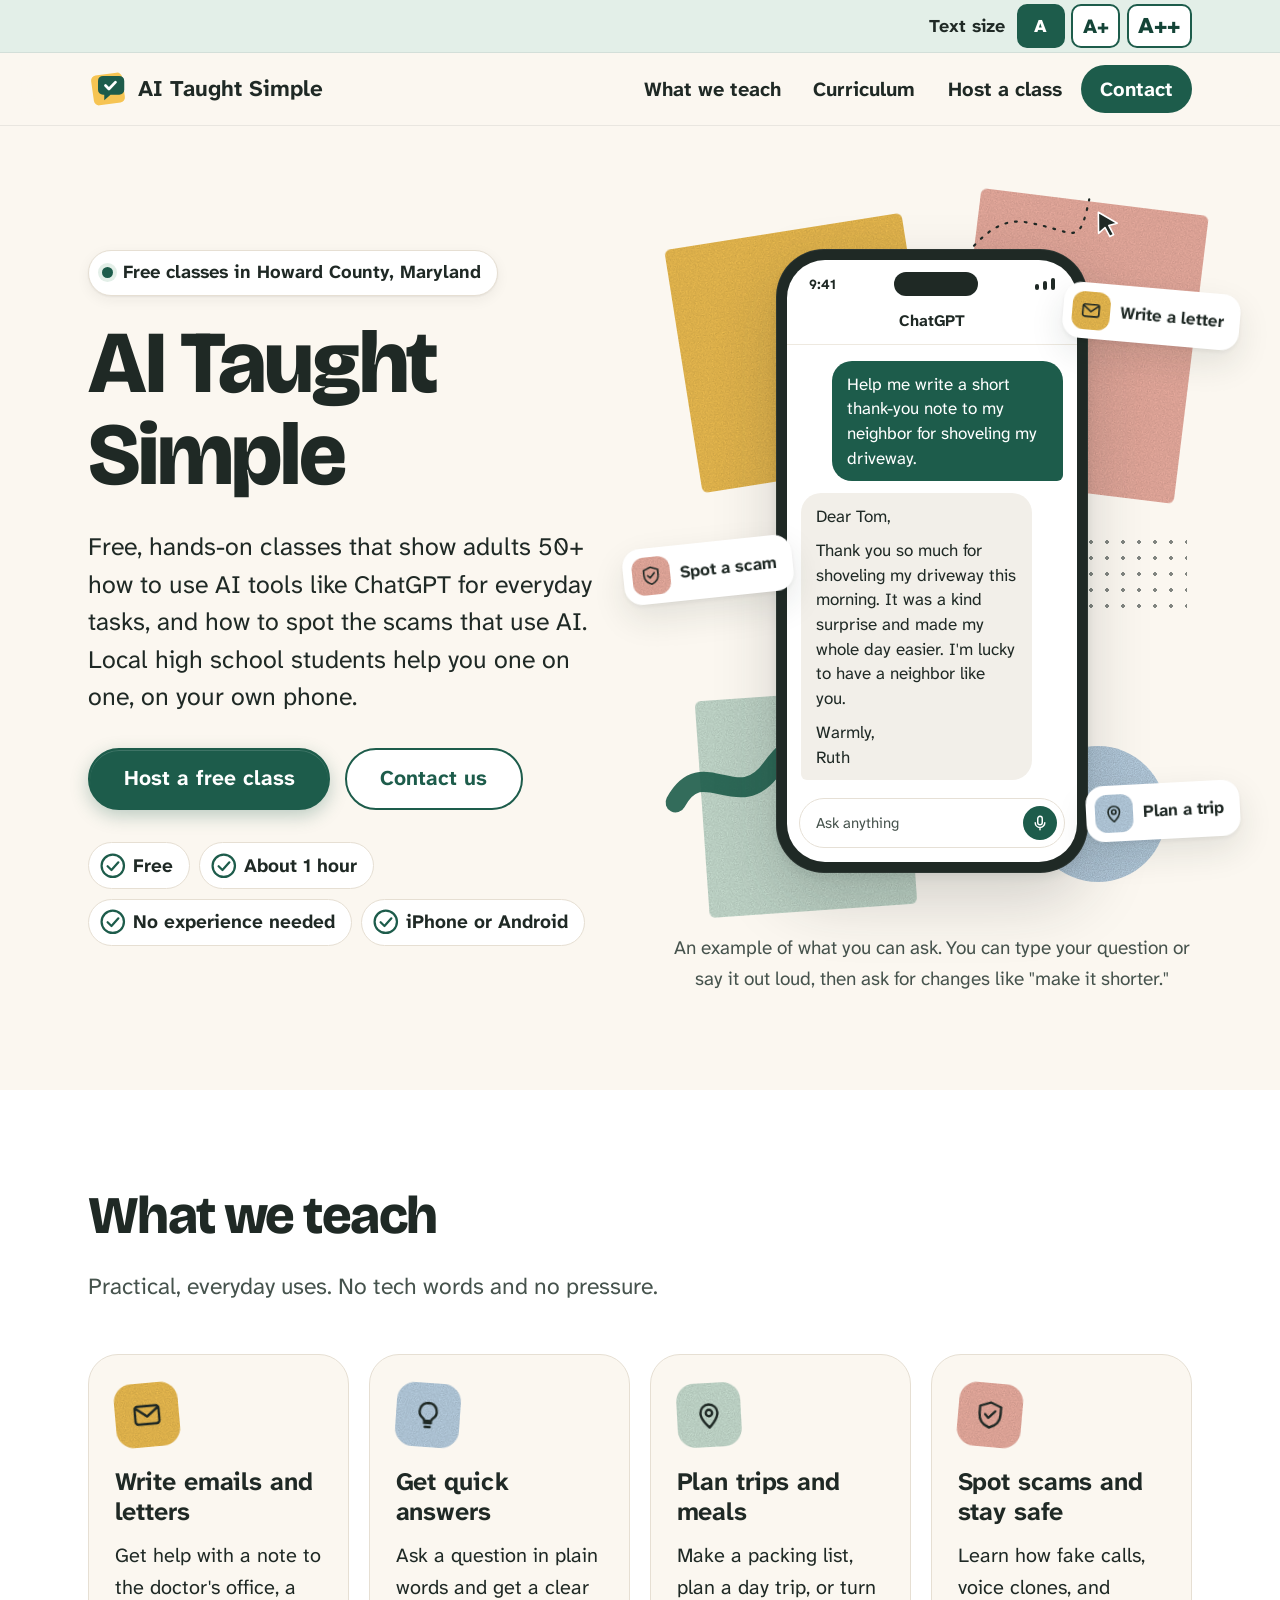
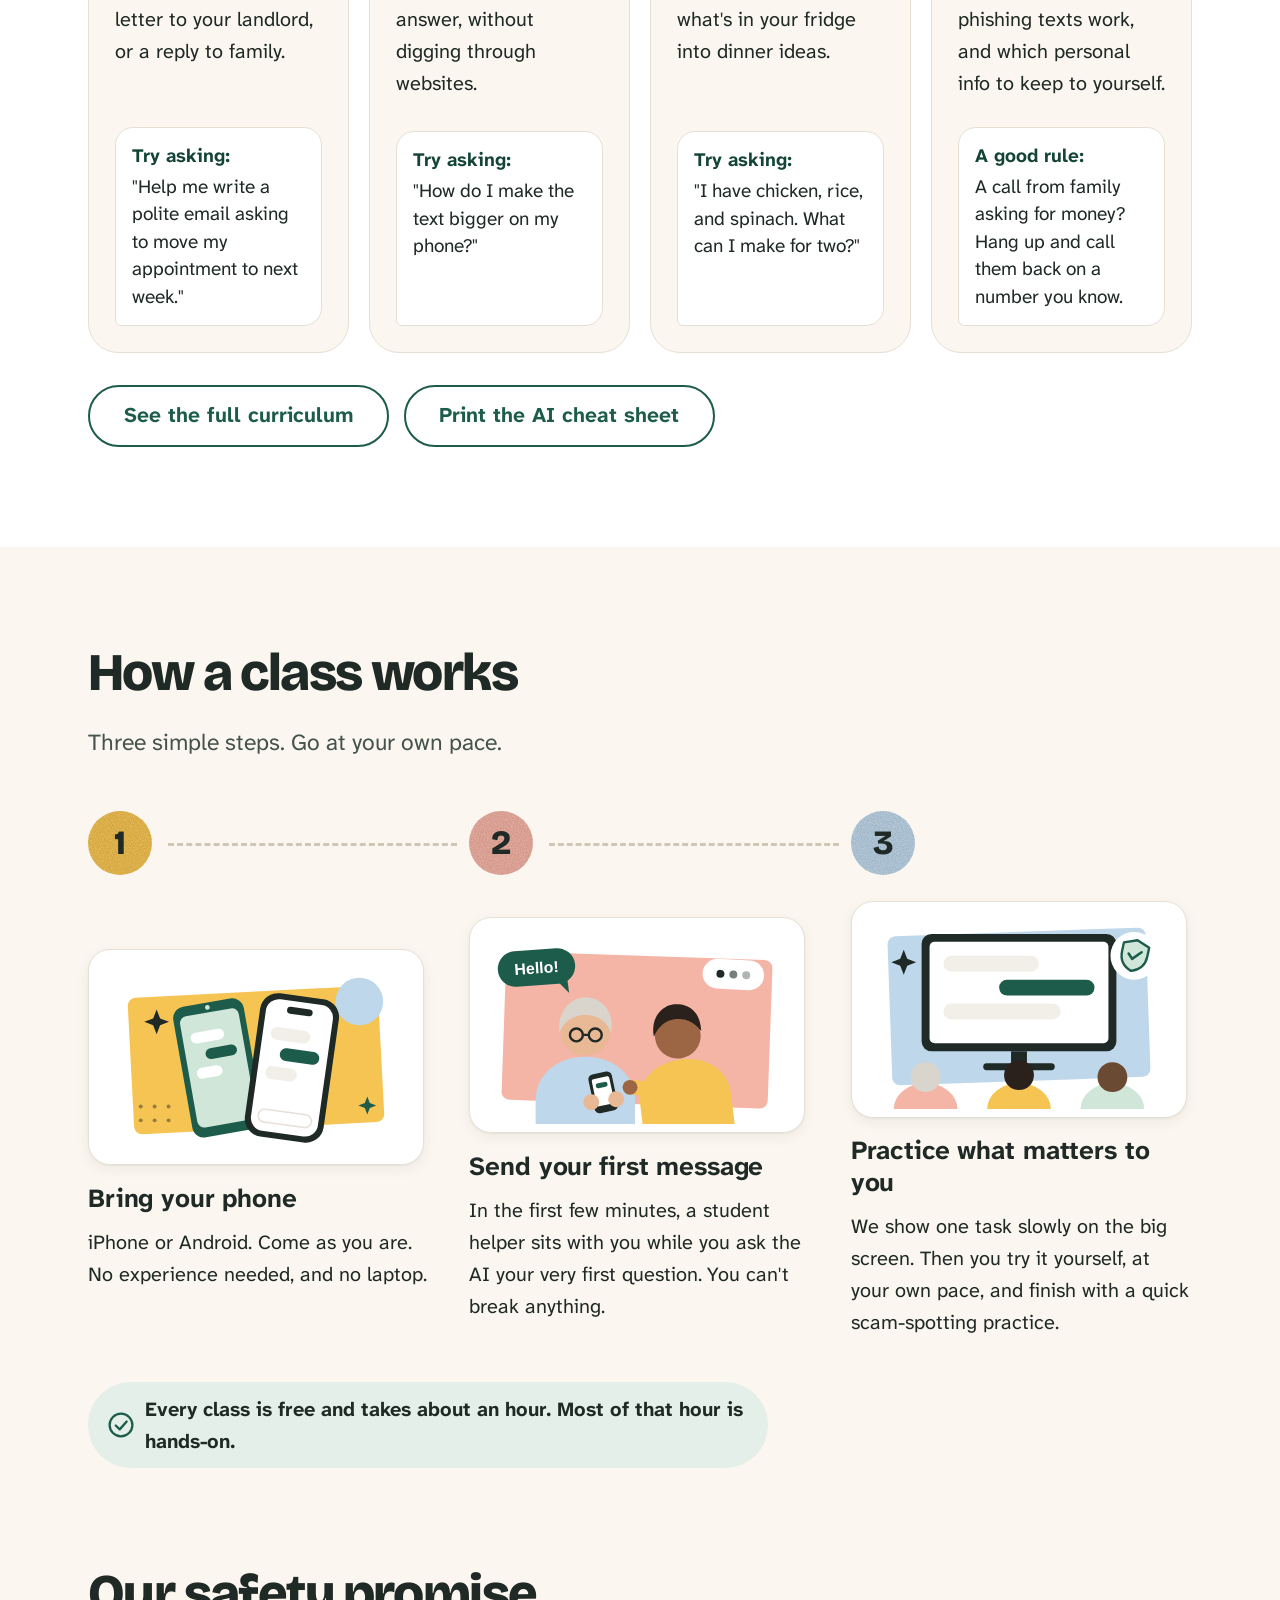
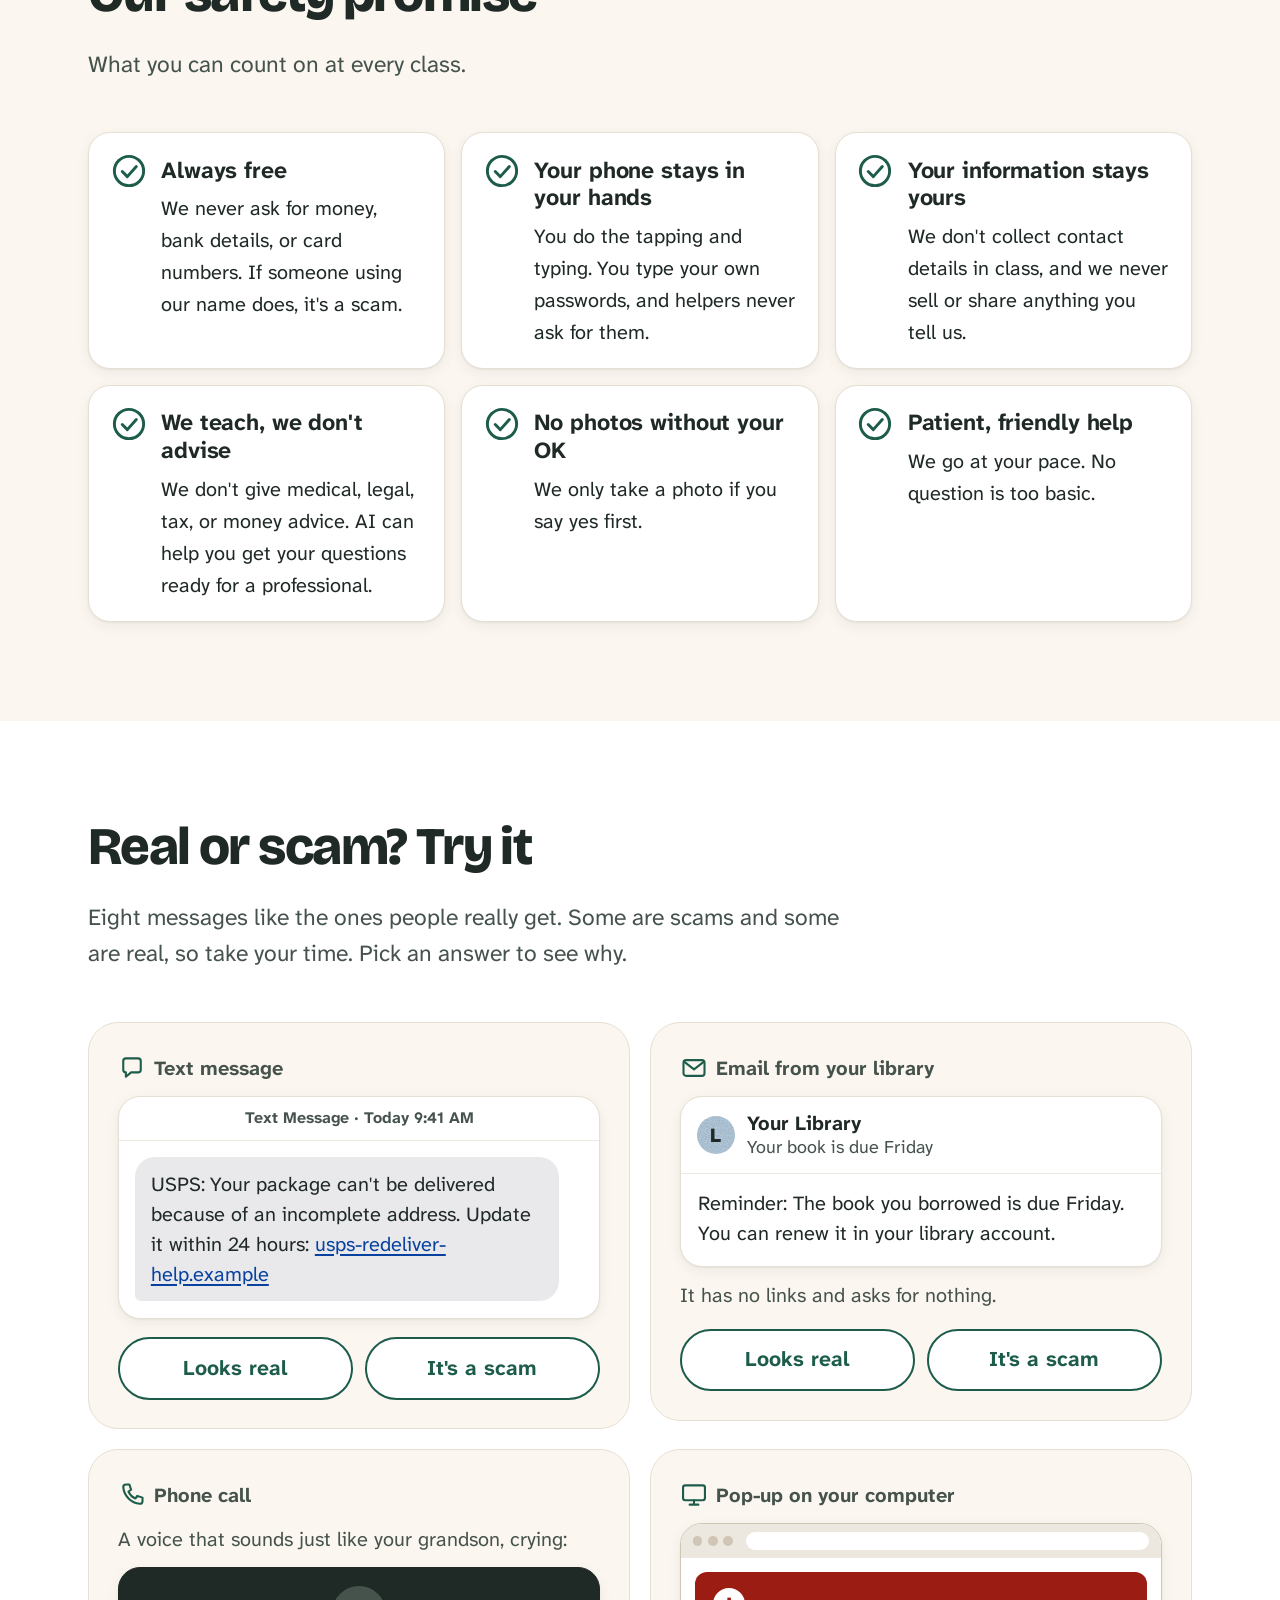
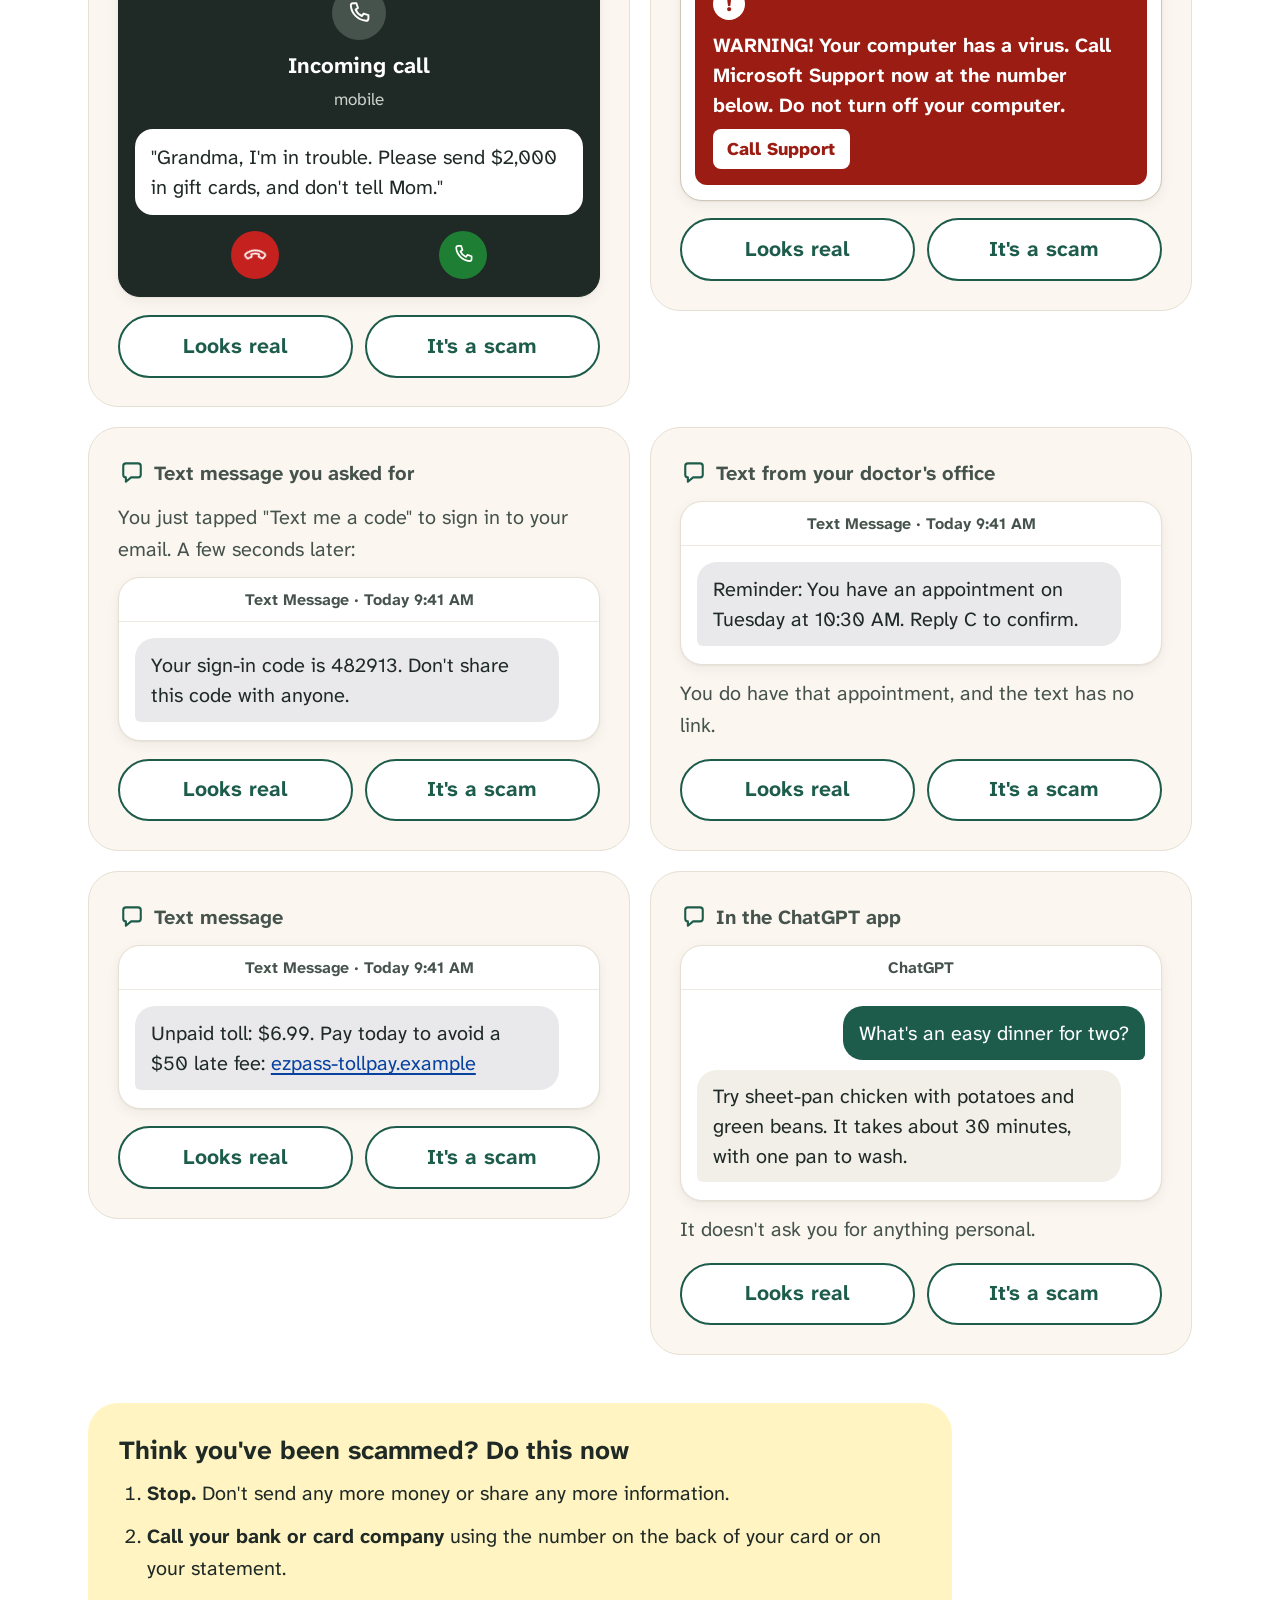
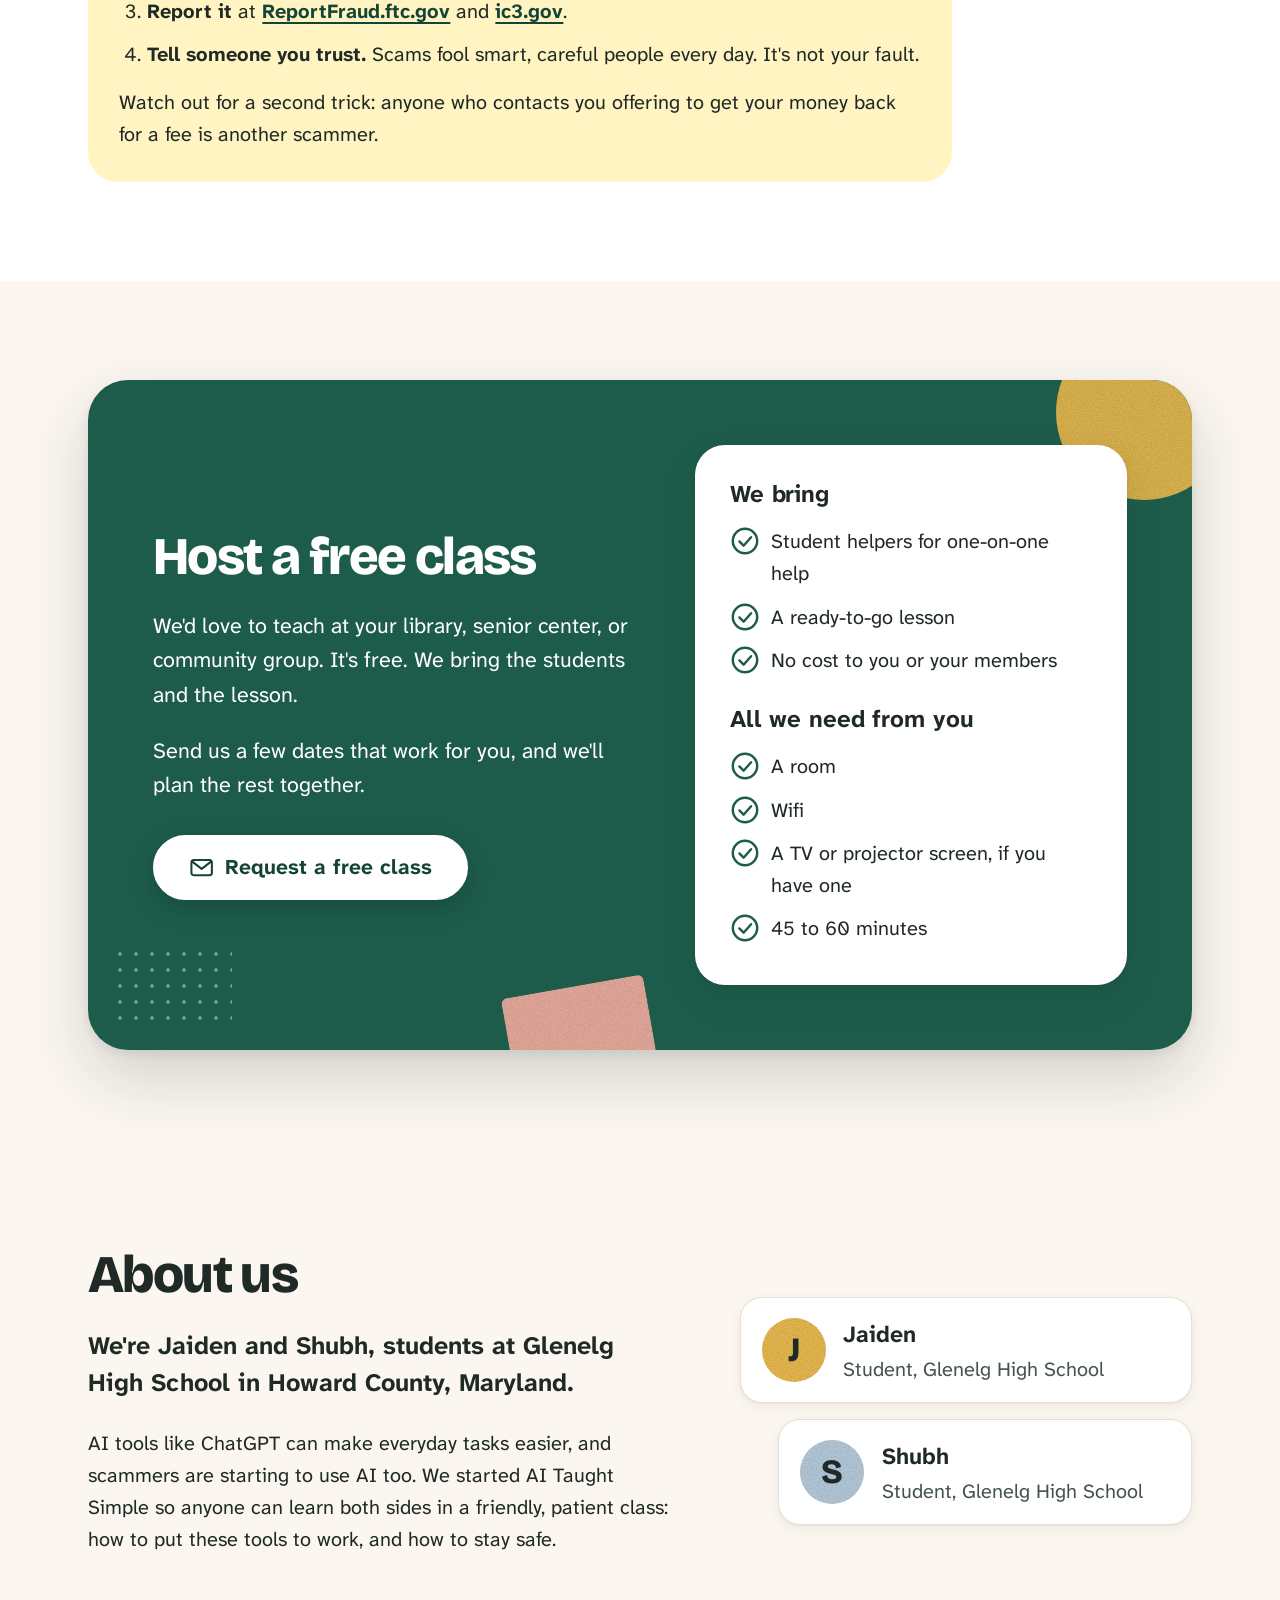
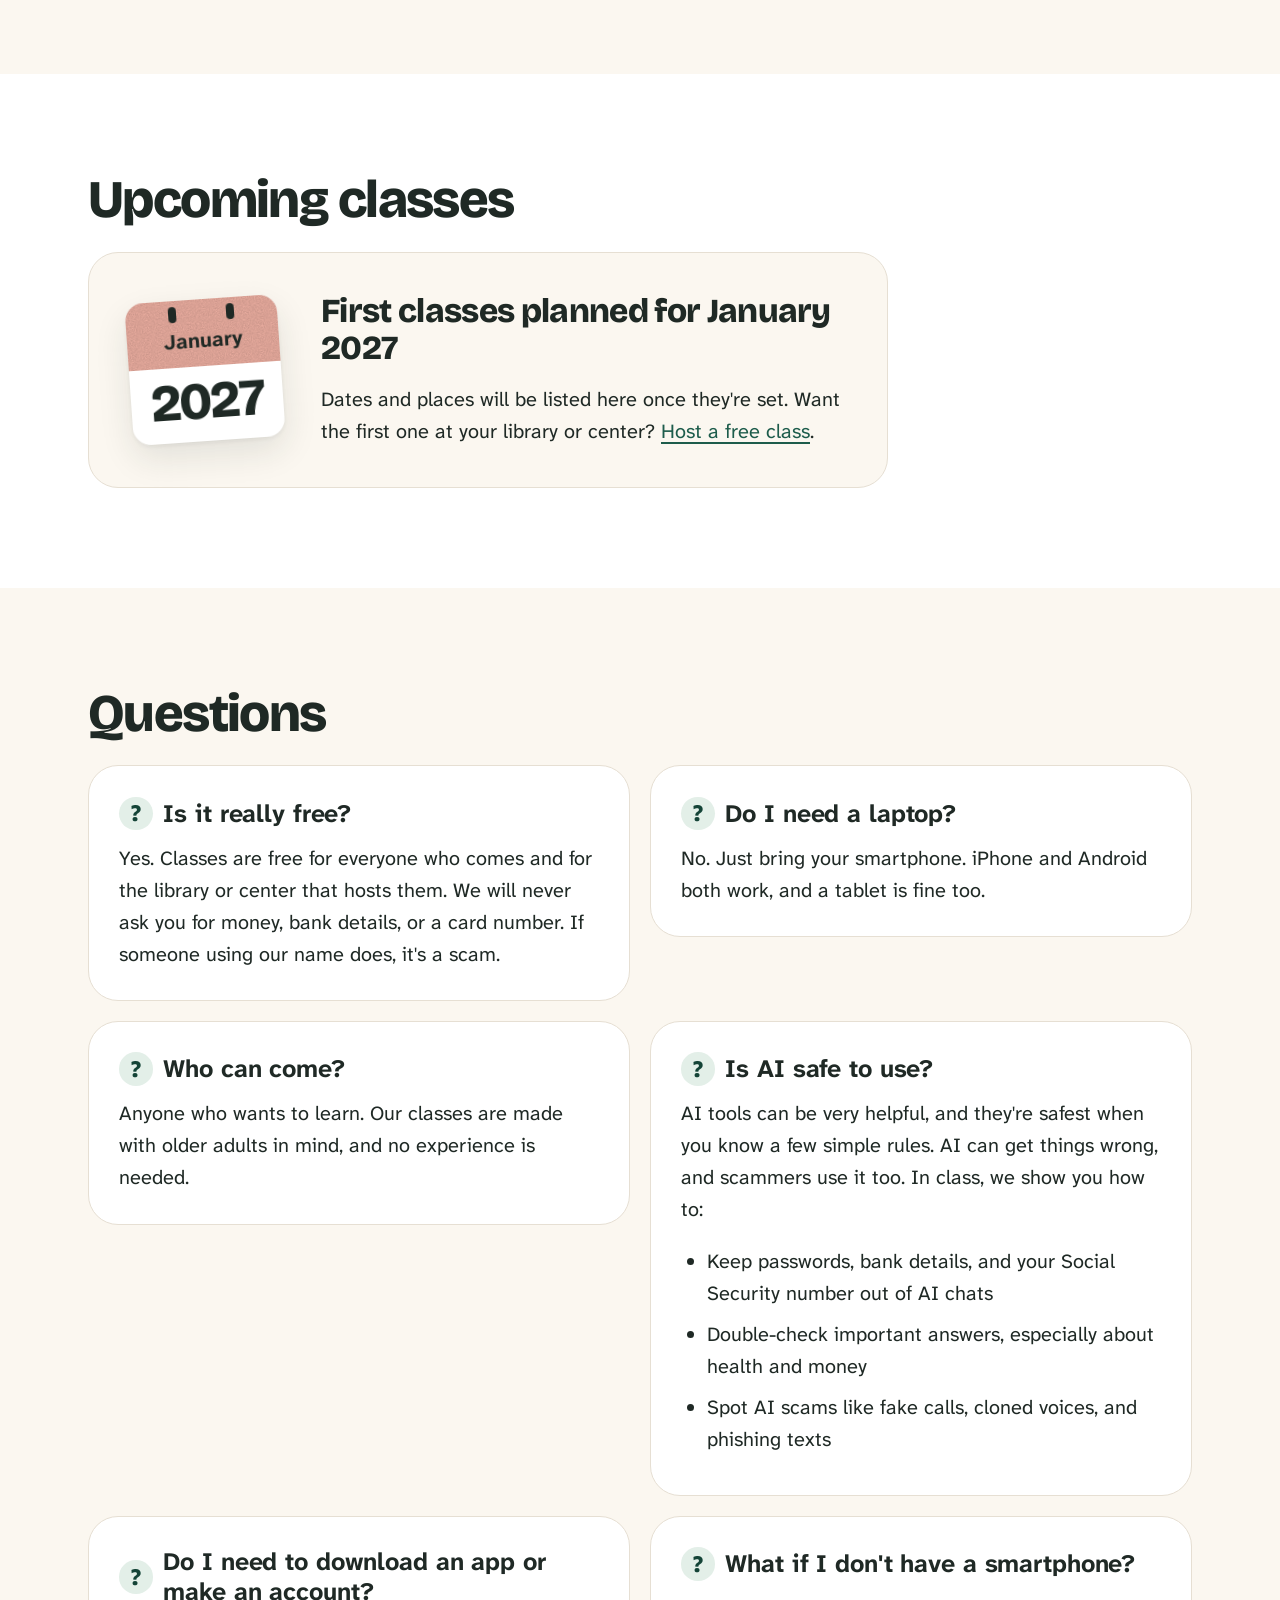
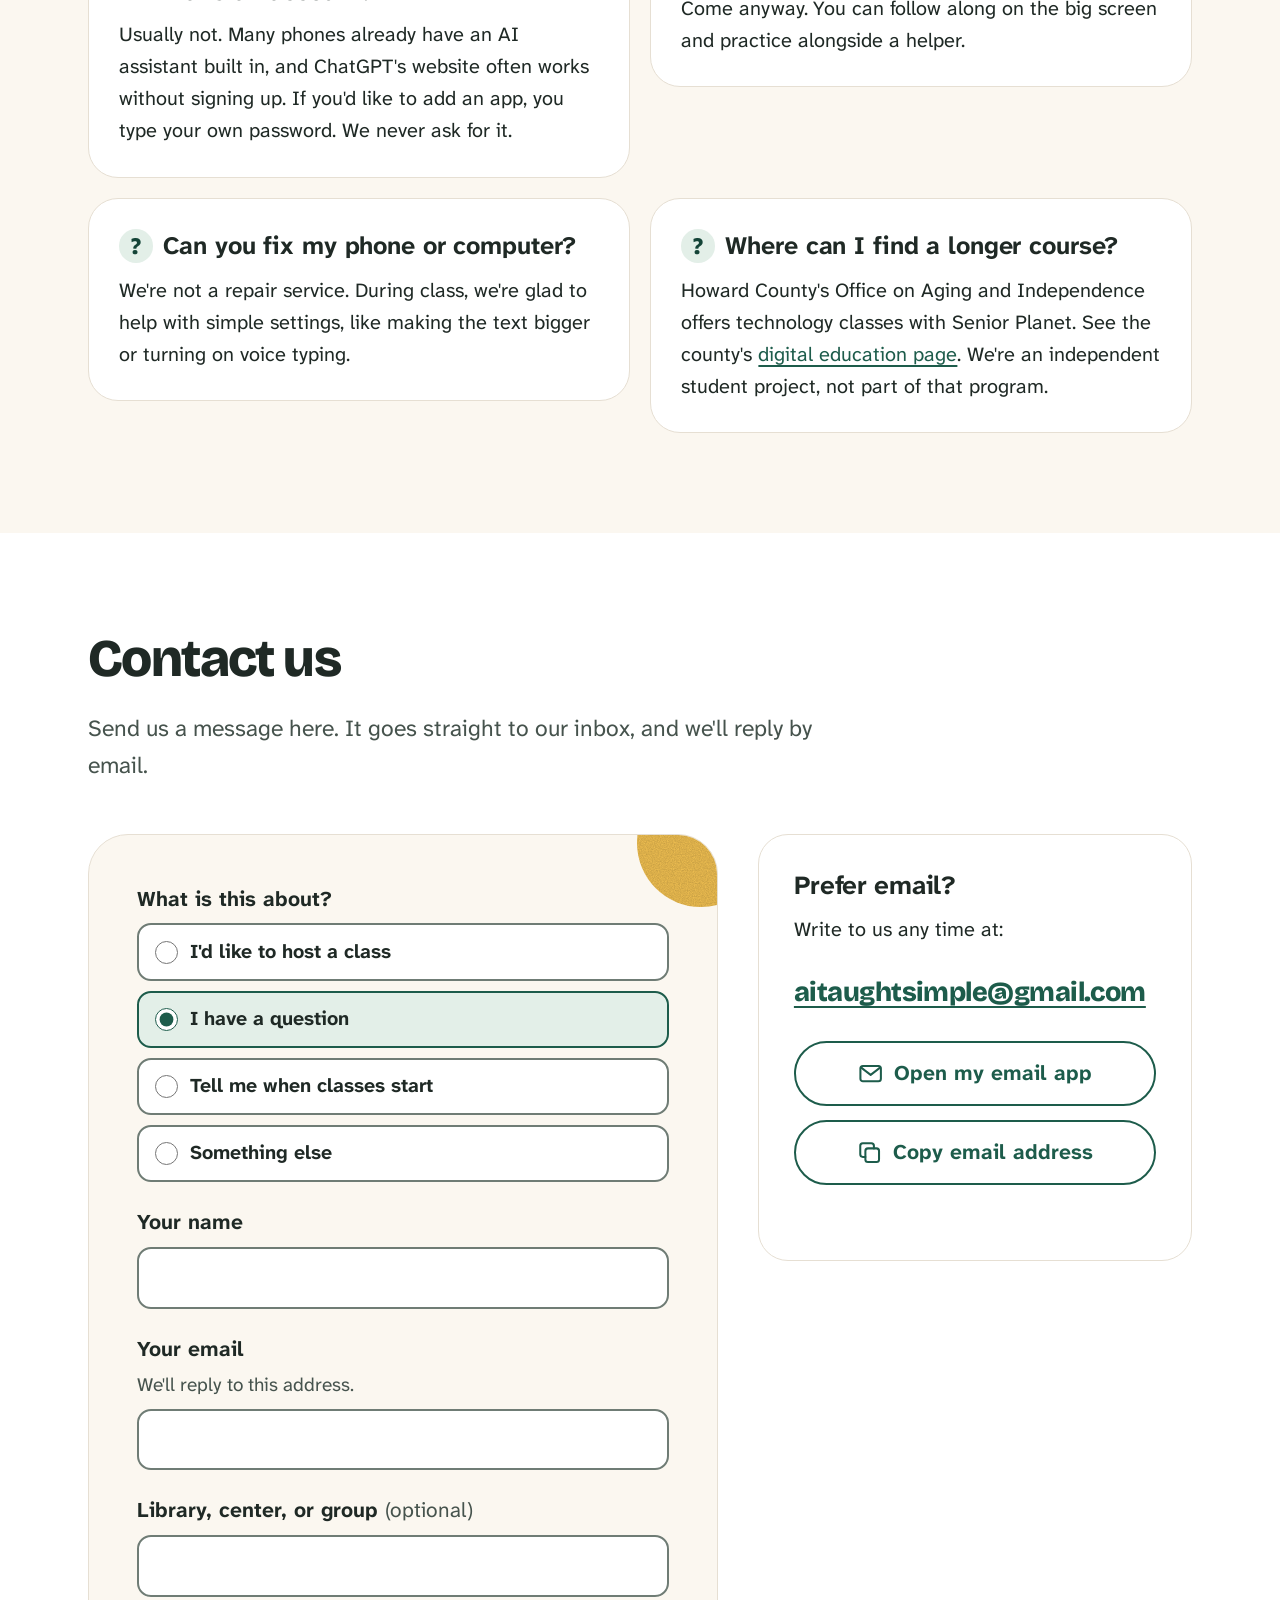
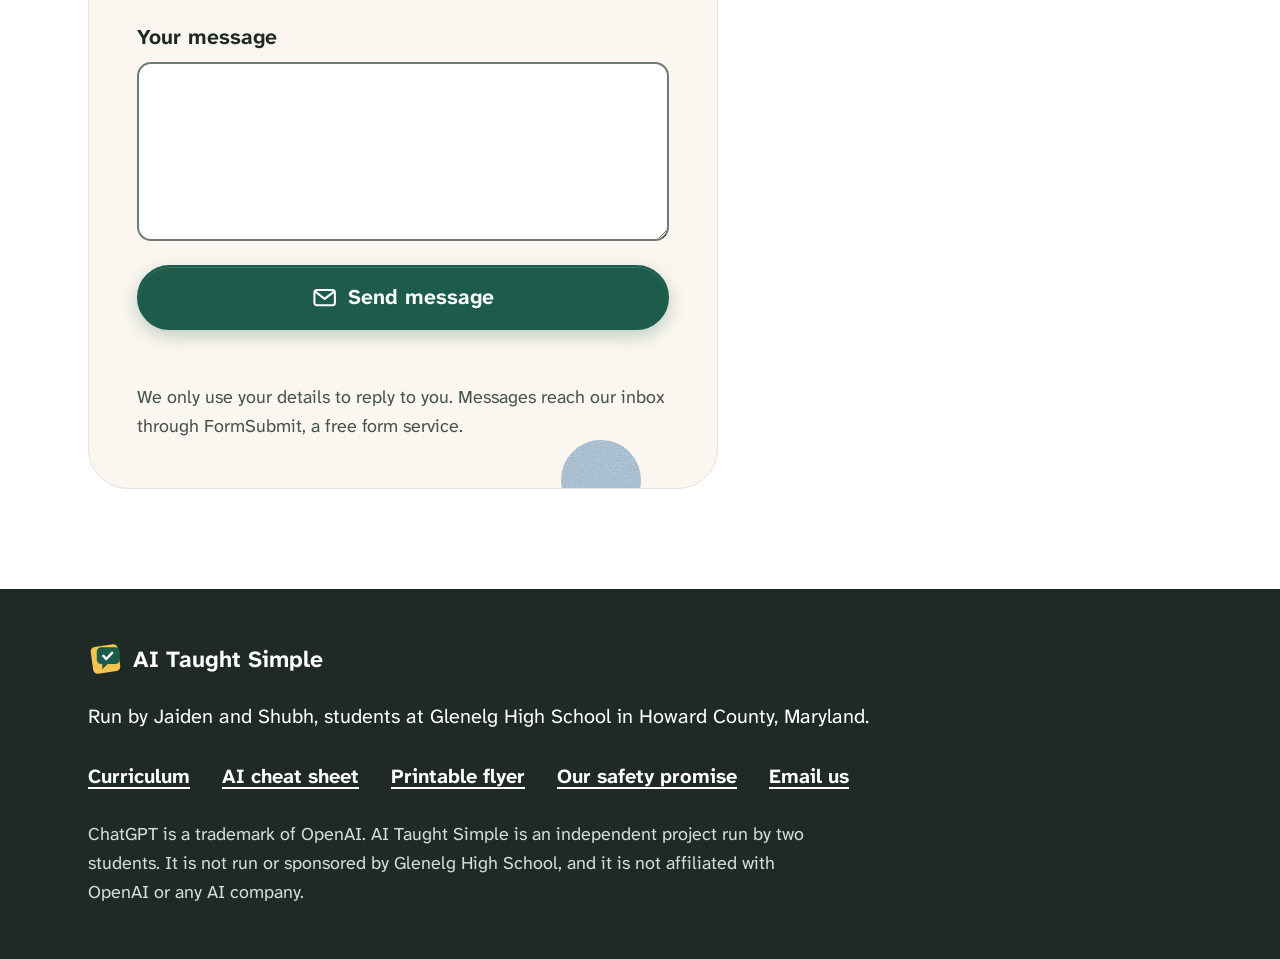
<file: index.html>
<!doctype html>
<html lang="en" data-title="{name}: Free AI classes for older adults">
<head>
  <meta charset="utf-8">
  <meta name="viewport" content="width=device-width, initial-scale=1">

  <!-- RENAME: if you change the club name in config.js, change it in these 3 lines too (link previews read them). -->
  <title>AI Taught Simple: Free AI classes for older adults</title>
  <meta property="og:title" content="AI Taught Simple: Free AI classes for older adults">
  <meta property="og:site_name" content="AI Taught Simple">

  <meta name="description" content="Free, hands-on classes in Howard County, Maryland, where high school students help adults 50+ use AI tools like ChatGPT for everyday tasks and spot AI scams, one on one.">
  <meta property="og:description" content="Free, hands-on classes where high school students help adults 50+ use AI tools like ChatGPT for everyday tasks and spot AI scams, one on one.">
  <meta property="og:type" content="website">
  <meta property="og:url" content="https://aitaughtsimple.github.io/">
  <meta property="og:image" content="https://aitaughtsimple.github.io/assets/og-image.png">
  <meta property="og:image:width" content="1200">
  <meta property="og:image:height" content="630">
  <meta property="og:image:alt" content="AI Taught Simple: free, hands-on AI classes for older adults">
  <meta name="twitter:card" content="summary_large_image">
  <meta name="theme-color" content="#1D5C4B">
  <link rel="canonical" href="https://aitaughtsimple.github.io/">
  <script type="application/ld+json">
  {
    "@context": "https://schema.org",
    "@type": "Organization",
    "name": "AI Taught Simple",
    "url": "https://aitaughtsimple.github.io/",
    "logo": "https://aitaughtsimple.github.io/assets/icon-180.png",
    "email": "aitaughtsimple@gmail.com",
    "description": "Free, hands-on classes where high school students help adults 50+ use AI tools like ChatGPT for everyday tasks and spot AI scams.",
    "areaServed": { "@type": "AdministrativeArea", "name": "Howard County, Maryland" }
  }
  </script>

  <link rel="icon" href="assets/icon.svg" type="image/svg+xml">
  <link rel="apple-touch-icon" href="assets/icon-180.png">
  <link rel="preconnect" href="https://fonts.googleapis.com">
  <link rel="preconnect" href="https://fonts.gstatic.com" crossorigin>
  <link rel="stylesheet" href="https://fonts.googleapis.com/css2?family=Atkinson+Hyperlegible+Next:wght@400;700&family=Bricolage+Grotesque:opsz,wght@12..96,700;12..96,800&display=swap">
  <link rel="stylesheet" href="assets/styles.css?v=261115c">
  <script src="config.js?v=261115c"></script>
  <script>try{var t=localStorage.getItem("ats-text");if(t)document.documentElement.style.fontSize=t;}catch(e){}</script>
</head>
<body>
  <svg width="0" height="0" style="position:absolute" aria-hidden="true" focusable="false">
    <defs>
      <symbol id="i-check" viewBox="0 0 32 32"><g fill="none" stroke="currentColor" stroke-width="2.6" stroke-linecap="round" stroke-linejoin="round"><circle cx="16" cy="16" r="13"/><polyline points="10 16.5 14.5 21 22.5 12"/></g></symbol>
      <symbol id="i-mail" viewBox="0 0 32 32"><g fill="none" stroke="currentColor" stroke-width="2.4" stroke-linecap="round" stroke-linejoin="round"><rect x="4" y="7" width="24" height="18" rx="3"/><polyline points="5 9 16 17.5 27 9"/></g></symbol>
      <symbol id="i-bulb" viewBox="0 0 32 32"><g fill="none" stroke="currentColor" stroke-width="2.4" stroke-linecap="round" stroke-linejoin="round"><path d="M12.5 24h7M13.5 28h5M16 4a8.5 8.5 0 0 0-4.8 15.5c.9.7 1.3 1.6 1.3 2.5h7c0-.9.4-1.8 1.3-2.5A8.5 8.5 0 0 0 16 4z"/></g></symbol>
      <symbol id="i-pin" viewBox="0 0 32 32"><g fill="none" stroke="currentColor" stroke-width="2.4" stroke-linecap="round" stroke-linejoin="round"><path d="M16 28.5s-8.5-7.8-8.5-14.5a8.5 8.5 0 0 1 17 0c0 6.7-8.5 14.5-8.5 14.5z"/><circle cx="16" cy="14" r="3.2"/></g></symbol>
      <symbol id="i-shield" viewBox="0 0 32 32"><g fill="none" stroke="currentColor" stroke-width="2.4" stroke-linecap="round" stroke-linejoin="round"><path d="M16 3.5l10.5 4V15c0 6.8-4.4 11.6-10.5 13.5C9.9 26.6 5.5 21.8 5.5 15V7.5z"/><polyline points="11 15.5 14.5 19 21 12"/></g></symbol>
      <symbol id="i-calendar" viewBox="0 0 32 32"><g fill="none" stroke="currentColor" stroke-width="2.4" stroke-linecap="round" stroke-linejoin="round"><rect x="4" y="6" width="24" height="22" rx="3"/><path d="M4 12.5h24M10.5 3.5v5M21.5 3.5v5"/></g></symbol>
      <symbol id="i-mic" viewBox="0 0 32 32"><g fill="none" stroke="currentColor" stroke-width="2.6" stroke-linecap="round" stroke-linejoin="round"><rect x="12" y="4" width="8" height="15" rx="4"/><path d="M7.5 15.5a8.5 8.5 0 0 0 17 0M16 24v4"/></g></symbol>
      <symbol id="i-chat" viewBox="0 0 32 32"><g fill="none" stroke="currentColor" stroke-width="2.4" stroke-linecap="round" stroke-linejoin="round"><path d="M6 8a3 3 0 0 1 3-3h14a3 3 0 0 1 3 3v10a3 3 0 0 1-3 3h-8l-6 5v-5H9a3 3 0 0 1-3-3z"/></g></symbol>
      <symbol id="i-call" viewBox="0 0 32 32"><g fill="none" stroke="currentColor" stroke-width="2.4" stroke-linecap="round" stroke-linejoin="round"><path d="M9 4h4l2 6-3 2a15 15 0 0 0 8 8l2-3 6 2v4a3 3 0 0 1-3 3A21 21 0 0 1 6 7a3 3 0 0 1 3-3z"/></g></symbol>
      <symbol id="i-screen" viewBox="0 0 32 32"><g fill="none" stroke="currentColor" stroke-width="2.4" stroke-linecap="round" stroke-linejoin="round"><rect x="3.5" y="5" width="25" height="17" rx="2.5"/><path d="M11 27h10M16 22v5"/></g></symbol>
      <symbol id="i-copy" viewBox="0 0 32 32"><g fill="none" stroke="currentColor" stroke-width="2.4" stroke-linecap="round" stroke-linejoin="round"><rect x="11" y="11" width="16" height="16" rx="3"/><path d="M21 11V8a3 3 0 0 0-3-3H8a3 3 0 0 0-3 3v10a3 3 0 0 0 3 3h3"/></g></symbol>
    </defs>
  </svg>

  <a class="skip-link" href="#main">Skip to main content</a>

  <div class="textsize" hidden>
    <div class="wrap">
      <span id="ts-label">Text size</span>
      <div class="ts-btns" role="group" aria-labelledby="ts-label">
        <button type="button" data-text-size="100%" aria-label="A, normal text size">A</button>
        <button type="button" data-text-size="112.5%" aria-label="A+, larger text">A+</button>
        <button type="button" data-text-size="125%" aria-label="A++, largest text">A++</button>
      </div>
    </div>
  </div>

  <header class="site-header">
    <div class="wrap">
      <a class="brand" href="./">
        <img src="assets/icon.svg" alt="" width="42" height="42">
        <span data-site="name">AI Taught Simple</span>
      </a>
      <nav class="site-nav" aria-label="Main">
        <ul>
          <li class="nav-extra"><a href="#teach">What we teach</a></li>
          <li class="nav-extra"><a href="curriculum/">Curriculum</a></li>
          <li class="nav-extra"><a href="#host">Host a class</a></li>
          <li class="nav-cta"><a href="#contact">Contact</a></li>
        </ul>
      </nav>
    </div>
  </header>

  <main id="main">

    <!-- 1. Hero -->
    <section class="hero" aria-labelledby="hero-title">
      <div class="wrap hero-grid">
        <div>
          <p class="pill"><span class="pill-dot" aria-hidden="true"></span><span>Free classes in <span data-site="area">Howard County, Maryland</span></span></p>
          <h1 id="hero-title" data-site="name">AI Taught Simple</h1>
          <p class="lede">Free, hands-on classes that show adults 50+ how to use AI tools like ChatGPT for everyday tasks, and how to spot the scams that use AI. Local high school students help you one on one, on your own phone.</p>
          <div class="actions">
            <a class="btn btn--primary" href="#host">Host a free class</a>
            <a class="btn btn--secondary" href="#contact">Contact us</a>
          </div>
          <ul class="facts">
            <li><svg aria-hidden="true"><use href="#i-check"/></svg>Free</li>
            <li><svg aria-hidden="true"><use href="#i-check"/></svg>About 1 hour</li>
            <li><svg aria-hidden="true"><use href="#i-check"/></svg>No experience needed</li>
            <li><svg aria-hidden="true"><use href="#i-check"/></svg>iPhone or Android</li>
          </ul>
        </div>

        <figure class="stage" aria-label="Example of a question you can ask ChatGPT on your phone">
          <div class="stage-canvas">
            <span class="paper paper--sun" aria-hidden="true"></span>
            <span class="paper paper--blush" aria-hidden="true"></span>
            <span class="paper paper--mint" aria-hidden="true"></span>
            <span class="paper paper--sky" aria-hidden="true"></span>
            <svg class="brush" viewBox="0 0 240 120" aria-hidden="true"><path d="M16 96 C 46 40, 84 112, 122 58 S 196 36, 222 20"/></svg>
            <span class="dots" aria-hidden="true"></span>
            <svg class="dash-path" viewBox="0 0 200 110" aria-hidden="true"><path d="M6 100 C 50 104, 64 30, 120 40 S 178 70, 190 14"/></svg>
            <svg class="cursor" viewBox="0 0 32 32" aria-hidden="true"><path d="M7 4l18 10.5-8 2.2 4.6 8.6-3.6 1.9-4.6-8.6-6.2 5.5z" fill="#1F2925" stroke="#fff" stroke-width="1.5" stroke-linejoin="round"/></svg>

            <div class="phone">
              <div class="phone-screen">
                <div class="phone-bar" aria-hidden="true"><span>9:41</span><span class="island"></span><span class="bar-icons"><i></i><i></i><i></i></span></div>
                <div class="phone-head" aria-hidden="true">ChatGPT</div>
                <div class="phone-chat">
                  <p class="bubble bubble--you"><span class="sr-only">You ask: </span>Help me write a short thank-you note to my neighbor for shoveling my driveway.</p>
                  <div class="bubble bubble--ai">
                    <span class="sr-only">ChatGPT answers: </span>
                    <p>Dear Tom,</p>
                    <p>Thank you so much for shoveling my driveway this morning. It was a kind surprise and made my whole day easier. I'm lucky to have a neighbor like you.</p>
                    <p>Warmly,<br>Ruth</p>
                  </div>
                </div>
                <div class="phone-input" aria-hidden="true"><span>Ask anything</span><span class="mic"><svg><use href="#i-mic"/></svg></span></div>
              </div>
            </div>

            <div class="tile tile--a" aria-hidden="true"><span class="tile-icon" style="--c: var(--sun)"><svg><use href="#i-mail"/></svg></span>Write a letter</div>
            <div class="tile tile--b" aria-hidden="true"><span class="tile-icon" style="--c: var(--blush)"><svg><use href="#i-shield"/></svg></span>Spot a scam</div>
            <div class="tile tile--c" aria-hidden="true"><span class="tile-icon" style="--c: var(--sky)"><svg><use href="#i-pin"/></svg></span>Plan a trip</div>
          </div>
          <figcaption>An example of what you can ask. You can type your question or say it out loud, then ask for changes like "make it shorter."</figcaption>
        </figure>
      </div>
    </section>

    <!-- 2. What we teach -->
    <section class="section section--band" id="teach" aria-labelledby="teach-title">
      <div class="wrap">
        <div class="section-head">
          <h2 id="teach-title">What we teach</h2>
          <p>Practical, everyday uses. No tech words and no pressure.</p>
        </div>
        <ul class="cards">
          <li class="card">
            <span class="card-icon"><svg aria-hidden="true"><use href="#i-mail"/></svg></span>
            <h3>Write emails and letters</h3>
            <p>Get help with a note to the doctor's office, a letter to your landlord, or a reply to family.</p>
            <p class="try"><strong>Try asking:</strong>"Help me write a polite email asking to move my appointment to next week."</p>
          </li>
          <li class="card">
            <span class="card-icon"><svg aria-hidden="true"><use href="#i-bulb"/></svg></span>
            <h3>Get quick answers</h3>
            <p>Ask a question in plain words and get a clear answer, without digging through websites.</p>
            <p class="try"><strong>Try asking:</strong>"How do I make the text bigger on my phone?"</p>
          </li>
          <li class="card">
            <span class="card-icon"><svg aria-hidden="true"><use href="#i-pin"/></svg></span>
            <h3>Plan trips and meals</h3>
            <p>Make a packing list, plan a day trip, or turn what's in your fridge into dinner ideas.</p>
            <p class="try"><strong>Try asking:</strong>"I have chicken, rice, and spinach. What can I make for two?"</p>
          </li>
          <li class="card">
            <span class="card-icon"><svg aria-hidden="true"><use href="#i-shield"/></svg></span>
            <h3>Spot scams and stay safe</h3>
            <p>Learn how fake calls, voice clones, and phishing texts work, and which personal info to keep to yourself.</p>
            <p class="try"><strong>A good rule:</strong>A call from family asking for money? Hang up and call them back on a number you know.</p>
          </li>
        </ul>
        <div class="more-link">
          <a class="btn btn--secondary" href="curriculum/">See the full curriculum</a>
          <a class="btn btn--secondary" href="cheat-sheet/">Print the AI cheat sheet</a>
        </div>
      </div>
    </section>

    <!-- 3. How a class works -->
    <section class="section" id="how" aria-labelledby="how-title">
      <div class="wrap">
        <div class="section-head">
          <h2 id="how-title">How a class works</h2>
          <p>Three simple steps. Go at your own pace.</p>
        </div>
        <ol class="steps">
          <li class="step">
            <span class="step-num" aria-hidden="true">1</span>
            <div>
              <img class="step-art" src="assets/art/step-1.svg" alt="Illustration: Two phones, an iPhone and an Android" width="320" height="200" loading="lazy">
              <h3>Bring your phone</h3>
              <p>iPhone or Android. Come as you are. No experience needed, and no laptop.</p>
            </div>
          </li>
          <li class="step">
            <span class="step-num" aria-hidden="true">2</span>
            <div>
              <img class="step-art" src="assets/art/step-2.svg" alt="Illustration: A student helper sits beside an older adult who is typing on a phone" width="320" height="200" loading="lazy">
              <h3>Send your first message</h3>
              <p>In the first few minutes, a student helper sits with you while you ask the AI your very first question. You can't break anything.</p>
            </div>
          </li>
          <li class="step">
            <span class="step-num" aria-hidden="true">3</span>
            <div>
              <img class="step-art" src="assets/art/step-3.svg" alt="Illustration: A class watching one example on a big screen" width="320" height="200" loading="lazy">
              <h3>Practice what matters to you</h3>
              <p>We show one task slowly on the big screen. Then you try it yourself, at your own pace, and finish with a quick scam-spotting practice.</p>
            </div>
          </li>
        </ol>
        <p class="note-line"><svg aria-hidden="true"><use href="#i-check"/></svg>Every class is free and takes about an hour. Most of that hour is hands-on.</p>
      </div>
    </section>

    <!-- 3a. Safety promise -->
    <section class="section section--promise" id="promise" aria-labelledby="promise-title">
      <div class="wrap">
        <div class="section-head">
          <h2 id="promise-title">Our safety promise</h2>
          <p>What you can count on at every class.</p>
        </div>
        <ul class="promise">
          <li><svg aria-hidden="true"><use href="#i-check"/></svg><div><h3>Always free</h3><p>We never ask for money, bank details, or card numbers. If someone using our name does, it's a scam.</p></div></li>
          <li><svg aria-hidden="true"><use href="#i-check"/></svg><div><h3>Your phone stays in your hands</h3><p>You do the tapping and typing. You type your own passwords, and helpers never ask for them.</p></div></li>
          <li><svg aria-hidden="true"><use href="#i-check"/></svg><div><h3>Your information stays yours</h3><p>We don't collect contact details in class, and we never sell or share anything you tell us.</p></div></li>
          <li><svg aria-hidden="true"><use href="#i-check"/></svg><div><h3>We teach, we don't advise</h3><p>We don't give medical, legal, tax, or money advice. AI can help you get your questions ready for a professional.</p></div></li>
          <li><svg aria-hidden="true"><use href="#i-check"/></svg><div><h3>No photos without your OK</h3><p>We only take a photo if you say yes first.</p></div></li>
          <li><svg aria-hidden="true"><use href="#i-check"/></svg><div><h3>Patient, friendly help</h3><p>We go at your pace. No question is too basic.</p></div></li>
        </ul>
      </div>
    </section>

    <!-- 3b. Real or scam quiz -->
    <section class="section section--band" id="quiz" aria-labelledby="quiz-title">
      <div class="wrap">
        <div class="section-head">
          <h2 id="quiz-title">Real or scam? Try it</h2>
          <p>Eight messages like the ones people really get. Some are scams and some are real, so take your time. Pick an answer to see why.</p>
        </div>
        <ol class="quiz" data-quiz>
          <li class="qcard" data-answer="scam">
            <p class="qkind"><svg aria-hidden="true"><use href="#i-chat"/></svg>Text message</p>
            <div class="mock mock--sms">
              <p class="mock-bar" aria-hidden="true">Text Message · Today 9:41 AM</p>
              <blockquote class="qmsg">USPS: Your package can't be delivered because of an incomplete address. Update it within 24 hours: <span class="mock-link">usps-redeliver-help.example</span></blockquote>
            </div>
            <div class="qbtns" hidden>
              <button class="btn btn--secondary" type="button" data-guess="real">Looks real</button>
              <button class="btn btn--secondary" type="button" data-guess="scam">It's a scam</button>
            </div>
            <div class="qresult" hidden>
              <p class="qverdict"><strong>This is a scam.</strong></p>
              <p>USPS only texts you if you signed up for tracking with a tracking number, and even then the text has no link. This address isn't usps.com, and the 24-hour deadline is meant to rush you. Forward texts like this to 7726, then delete them.</p>
            </div>
          </li>
          <li class="qcard" data-answer="real">
            <p class="qkind"><svg aria-hidden="true"><use href="#i-mail"/></svg>Email from your library</p>
            <div class="mock mock--email">
              <div class="mock-mailhead" aria-hidden="true"><span class="mock-avatar">L</span><span><strong>Your Library</strong><span class="mock-sub">Your book is due Friday</span></span></div>
              <blockquote class="qmsg">Reminder: The book you borrowed is due Friday. You can renew it in your library account.</blockquote>
            </div>
            <p class="qctx">It has no links and asks for nothing.</p>
            <div class="qbtns" hidden>
              <button class="btn btn--secondary" type="button" data-guess="real">Looks real</button>
              <button class="btn btn--secondary" type="button" data-guess="scam">It's a scam</button>
            </div>
            <div class="qresult" hidden>
              <p class="qverdict"><strong>This one is real.</strong></p>
              <p>It doesn't rush you, ask for money, or ask for a password. When in doubt, go to the library's website yourself instead of clicking.</p>
            </div>
          </li>
          <li class="qcard" data-answer="scam">
            <p class="qkind"><svg aria-hidden="true"><use href="#i-call"/></svg>Phone call</p>
            <p class="qctx">A voice that sounds just like your grandson, crying:</p>
            <div class="mock mock--call">
              <div class="mock-callhead" aria-hidden="true"><span class="mock-caller"><svg><use href="#i-call"/></svg></span><span class="mock-callname">Incoming call</span><span class="mock-callsub">mobile</span></div>
              <blockquote class="qmsg">"Grandma, I'm in trouble. Please send $2,000 in gift cards, and don't tell Mom."</blockquote>
              <div class="mock-callbtns" aria-hidden="true"><span class="mock-decline"><svg><use href="#i-call"/></svg></span><span class="mock-accept"><svg><use href="#i-call"/></svg></span></div>
            </div>
            <div class="qbtns" hidden>
              <button class="btn btn--secondary" type="button" data-guess="real">Looks real</button>
              <button class="btn btn--secondary" type="button" data-guess="scam">It's a scam</button>
            </div>
            <div class="qresult" hidden>
              <p class="qverdict"><strong>This is a scam.</strong></p>
              <p>Scammers can copy a voice from a short video online, and caller ID can be faked too. Gift cards and secrecy are red flags. Hang up and call him on the number you already have.</p>
            </div>
          </li>
          <li class="qcard" data-answer="scam">
            <p class="qkind"><svg aria-hidden="true"><use href="#i-screen"/></svg>Pop-up on your computer</p>
            <div class="mock mock--popup">
              <div class="mock-browser" aria-hidden="true"><i></i><i></i><i></i><span class="mock-url"></span></div>
              <div class="mock-alert">
                <span class="mock-alert-icon" aria-hidden="true">!</span>
                <blockquote class="qmsg">WARNING! Your computer has a virus. Call Microsoft Support now at the number below. Do not turn off your computer.</blockquote>
                <span class="mock-alert-btn" aria-hidden="true">Call Support</span>
              </div>
            </div>
            <div class="qbtns" hidden>
              <button class="btn btn--secondary" type="button" data-guess="real">Looks real</button>
              <button class="btn btn--secondary" type="button" data-guess="scam">It's a scam</button>
            </div>
            <div class="qresult" hidden>
              <p class="qverdict"><strong>This is a scam.</strong></p>
              <p>The FTC says real security pop-up warnings never ask you to call a phone number. Don't call. Close the window, and if it won't close, ask someone you trust for help.</p>
            </div>
          </li>
          <li class="qcard" data-answer="real">
            <p class="qkind"><svg aria-hidden="true"><use href="#i-chat"/></svg>Text message you asked for</p>
            <p class="qctx">You just tapped "Text me a code" to sign in to your email. A few seconds later:</p>
            <div class="mock mock--sms">
              <p class="mock-bar" aria-hidden="true">Text Message · Today 9:41 AM</p>
              <blockquote class="qmsg">Your sign-in code is 482913. Don't share this code with anyone.</blockquote>
            </div>
            <div class="qbtns" hidden>
              <button class="btn btn--secondary" type="button" data-guess="real">Looks real</button>
              <button class="btn btn--secondary" type="button" data-guess="scam">It's a scam</button>
            </div>
            <div class="qresult" hidden>
              <p class="qverdict"><strong>This one is real.</strong></p>
              <p>You asked for it seconds ago, and you type the code in yourself. Never read a code like this to anyone who calls or texts asking for it, even if they say they're from your bank. That's a common trick.</p>
            </div>
          </li>
          <li class="qcard" data-answer="real">
            <p class="qkind"><svg aria-hidden="true"><use href="#i-chat"/></svg>Text from your doctor's office</p>
            <div class="mock mock--sms">
              <p class="mock-bar" aria-hidden="true">Text Message · Today 9:41 AM</p>
              <blockquote class="qmsg">Reminder: You have an appointment on Tuesday at 10:30 AM. Reply C to confirm.</blockquote>
            </div>
            <p class="qctx">You do have that appointment, and the text has no link.</p>
            <div class="qbtns" hidden>
              <button class="btn btn--secondary" type="button" data-guess="real">Looks real</button>
              <button class="btn btn--secondary" type="button" data-guess="scam">It's a scam</button>
            </div>
            <div class="qresult" hidden>
              <p class="qverdict"><strong>This one is real.</strong></p>
              <p>You know about the appointment, there's no link, and it doesn't ask for money or private details. If a reminder ever asks you to pay or to share your insurance or Medicare number, call the office using the number on your appointment card or bill.</p>
            </div>
          </li>
          <li class="qcard" data-answer="scam">
            <p class="qkind"><svg aria-hidden="true"><use href="#i-chat"/></svg>Text message</p>
            <div class="mock mock--sms">
              <p class="mock-bar" aria-hidden="true">Text Message · Today 9:41 AM</p>
              <blockquote class="qmsg">Unpaid toll: $6.99. Pay today to avoid a $50 late fee: <span class="mock-link">ezpass-tollpay.example</span></blockquote>
            </div>
            <div class="qbtns" hidden>
              <button class="btn btn--secondary" type="button" data-guess="real">Looks real</button>
              <button class="btn btn--secondary" type="button" data-guess="scam">It's a scam</button>
            </div>
            <div class="qresult" hidden>
              <p class="qverdict"><strong>This is a scam.</strong></p>
              <p>Maryland never texts people about unpaid tolls. To check your account, type DriveEzMD.com into your browser yourself. In another state, go to that state's own toll website. Never use the link in the text.</p>
            </div>
          </li>
          <li class="qcard" data-answer="real">
            <p class="qkind"><svg aria-hidden="true"><use href="#i-chat"/></svg>In the ChatGPT app</p>
            <div class="mock mock--chat">
              <p class="mock-bar" aria-hidden="true">ChatGPT</p>
              <p class="mock-you"><span class="sr-only">You ask: </span>What's an easy dinner for two?</p>
              <blockquote class="qmsg"><span class="sr-only">ChatGPT answers: </span>Try sheet-pan chicken with potatoes and green beans. It takes about 30 minutes, with one pan to wash.</blockquote>
            </div>
            <p class="qctx">It doesn't ask you for anything personal.</p>
            <div class="qbtns" hidden>
              <button class="btn btn--secondary" type="button" data-guess="real">Looks real</button>
              <button class="btn btn--secondary" type="button" data-guess="scam">It's a scam</button>
            </div>
            <div class="qresult" hidden>
              <p class="qverdict"><strong>This one is real.</strong></p>
              <p>That's a normal answer. Never type your Social Security number, bank or card numbers, or passwords into an AI chat. A real AI assistant doesn't need them to help you. If a chat or app asks, stop and ask someone you trust.</p>
            </div>
          </li>
        </ol>
        <p class="qscore" aria-live="polite"></p>
        <noscript><style>.qresult{display:block!important}</style></noscript>

        <aside class="helpbox" aria-labelledby="scammed-title">
          <h3 id="scammed-title">Think you've been scammed? Do this now</h3>
          <ol>
            <li><strong>Stop.</strong> Don't send any more money or share any more information.</li>
            <li><strong>Call your bank or card company</strong> using the number on the back of your card or on your statement.</li>
            <li><strong>Report it</strong> at <a href="https://reportfraud.ftc.gov/">ReportFraud.ftc.gov</a> and <a href="https://www.ic3.gov/">ic3.gov</a>.</li>
            <li><strong>Tell someone you trust.</strong> Scams fool smart, careful people every day. It's not your fault.</li>
          </ol>
          <p>Watch out for a second trick: anyone who contacts you offering to get your money back for a fee is another scammer.</p>
        </aside>
      </div>
    </section>

    <!-- 4. For organizations -->
    <section class="section" id="host" aria-labelledby="host-title">
      <div class="wrap">
       <div class="poster">
        <div class="poster-art" aria-hidden="true">
          <span class="paper paper--sun"></span>
          <span class="paper paper--blush"></span>
          <span class="dots"></span>
        </div>
        <div>
          <h2 id="host-title">Host a free class</h2>
          <p>We'd love to teach at your library, senior center, or community group. It's free. We bring the students and the lesson.</p>
          <p>Send us a few dates that work for you, and we'll plan the rest together.</p>
          <div class="actions">
            <a class="btn btn--light" href="#contact" data-topic="host"><svg aria-hidden="true"><use href="#i-mail"/></svg>Request a free class</a>
          </div>
        </div>
        <div class="host-panel">
          <h3>We bring</h3>
          <ul class="checks">
            <li><svg aria-hidden="true"><use href="#i-check"/></svg>Student helpers for one-on-one help</li>
            <li><svg aria-hidden="true"><use href="#i-check"/></svg>A ready-to-go lesson</li>
            <li><svg aria-hidden="true"><use href="#i-check"/></svg>No cost to you or your members</li>
          </ul>
          <h3>All we need from you</h3>
          <ul class="checks">
            <li><svg aria-hidden="true"><use href="#i-check"/></svg>A room</li>
            <li><svg aria-hidden="true"><use href="#i-check"/></svg>Wifi</li>
            <li><svg aria-hidden="true"><use href="#i-check"/></svg>A TV or projector screen, if you have one</li>
            <li><svg aria-hidden="true"><use href="#i-check"/></svg>45 to 60 minutes</li>
          </ul>
        </div>
       </div>
      </div>
    </section>

    <!-- 5. About us -->
    <section class="section" id="about" aria-labelledby="about-title">
      <div class="wrap about">
        <div>
          <h2 id="about-title">About us</h2>
          <p class="about-lede">We're <span data-site="team">Jaiden and Shubh</span>, students at <span data-site="school">Glenelg High School</span> in <span data-site="area">Howard County, Maryland</span>.</p>
          <p>AI tools like ChatGPT can make everyday tasks easier, and scammers are starting to use AI too. We started <span data-site="name">AI Taught Simple</span> so anyone can learn both sides in a friendly, patient class: how to put these tools to work, and how to stay safe.</p>
        </div>
        <ul class="people" aria-label="Who runs AI Taught Simple">
          <li class="person"><span class="avatar" style="--c: var(--sun)" aria-hidden="true">J</span><span><strong>Jaiden</strong><span class="person-role">Student, <span data-site="school">Glenelg High School</span></span></span></li>
          <li class="person"><span class="avatar" style="--c: var(--sky)" aria-hidden="true">S</span><span><strong>Shubh</strong><span class="person-role">Student, <span data-site="school">Glenelg High School</span></span></span></li>
        </ul>
      </div>
    </section>

    <!-- 6. Upcoming classes -->
    <section class="section section--band" id="upcoming" aria-labelledby="upcoming-title">
      <div class="wrap">
        <h2 id="upcoming-title">Upcoming classes</h2>
        <div class="upcoming">
          <div class="cal" aria-hidden="true"><span class="cal-top" data-site-month>January</span><span class="cal-year" data-site-year>2027</span></div>
          <div>
            <p class="upcoming-when">First classes planned for <span data-site="firstClasses">January 2027</span></p>
            <p>Dates and places will be listed here once they're set. Want the first one at your library or center? <a href="#host">Host a free class</a>.</p>
          </div>
        </div>
      </div>
    </section>

    <!-- 7. FAQ -->
    <section class="section" id="faq" aria-labelledby="faq-title">
      <div class="wrap">
        <h2 id="faq-title">Questions</h2>
        <div class="faq">
          <div class="faq-item">
            <h3>Is it really free?</h3>
            <p>Yes. Classes are free for everyone who comes and for the library or center that hosts them. We will never ask you for money, bank details, or a card number. If someone using our name does, it's a scam.</p>
          </div>
          <div class="faq-item">
            <h3>Do I need a laptop?</h3>
            <p>No. Just bring your smartphone. iPhone and Android both work, and a tablet is fine too.</p>
          </div>
          <div class="faq-item">
            <h3>Who can come?</h3>
            <p>Anyone who wants to learn. Our classes are made with older adults in mind, and no experience is needed.</p>
          </div>
          <div class="faq-item">
            <h3>Is AI safe to use?</h3>
            <p>AI tools can be very helpful, and they're safest when you know a few simple rules. AI can get things wrong, and scammers use it too. In class, we show you how to:</p>
            <ul>
              <li>Keep passwords, bank details, and your Social Security number out of AI chats</li>
              <li>Double-check important answers, especially about health and money</li>
              <li>Spot AI scams like fake calls, cloned voices, and phishing texts</li>
            </ul>
          </div>
          <div class="faq-item">
            <h3>Do I need to download an app or make an account?</h3>
            <p>Usually not. Many phones already have an AI assistant built in, and ChatGPT's website often works without signing up. If you'd like to add an app, you type your own password. We never ask for it.</p>
          </div>
          <div class="faq-item">
            <h3>What if I don't have a smartphone?</h3>
            <p>Come anyway. You can follow along on the big screen and practice alongside a helper.</p>
          </div>
          <div class="faq-item">
            <h3>Can you fix my phone or computer?</h3>
            <p>We're not a repair service. During class, we're glad to help with simple settings, like making the text bigger or turning on voice typing.</p>
          </div>
          <div class="faq-item">
            <h3>Where can I find a longer course?</h3>
            <p>Howard County's Office on Aging and Independence offers technology classes with Senior Planet. See the county's <a href="https://www.howardcountymd.gov/digital50">digital education page</a>. We're an independent student project, not part of that program.</p>
          </div>
        </div>
      </div>
    </section>

    <!-- 8. Contact -->
    <section class="section section--band" id="contact" aria-labelledby="contact-title">
      <div class="wrap">
        <div class="section-head">
          <h2 id="contact-title">Contact us</h2>
          <p>Send us a message here. It goes straight to our inbox, and we'll reply by email.</p>
        </div>
        <div class="contact-grid">
          <div class="contact-card">
            <div class="contact-art" aria-hidden="true"><span class="paper paper--sun"></span><span class="paper paper--sky"></span></div>

            <form class="contact-form" action="https://formsubmit.co/aitaughtsimple@gmail.com" method="POST" data-contact-form>
              <input type="hidden" name="_subject" value="New message from the AI Taught Simple website">
              <input type="hidden" name="_template" value="table">
              <input type="hidden" name="_captcha" value="false">
              <input type="hidden" name="_next" value="https://aitaughtsimple.github.io/thanks/">
              <input type="hidden" name="_url" value="https://aitaughtsimple.github.io/">
              <div class="hp" aria-hidden="true"><label>Leave this box empty <input type="text" name="_honey" tabindex="-1" autocomplete="off"></label></div>

              <fieldset class="field">
                <legend>What is this about?</legend>
                <div class="choices">
                  <label class="choice"><input type="radio" name="topic" value="I'd like to host a class"><span>I'd like to host a class</span></label>
                  <label class="choice"><input type="radio" name="topic" value="I have a question" checked><span>I have a question</span></label>
                  <label class="choice"><input type="radio" name="topic" value="Tell me when classes start"><span>Tell me when classes start</span></label>
                  <label class="choice"><input type="radio" name="topic" value="Something else"><span>Something else</span></label>
                </div>
              </fieldset>

              <div class="field">
                <label for="cf-name">Your name</label>
                <input id="cf-name" name="name" type="text" autocomplete="name" required aria-describedby="cf-name-err">
                <p class="field-error" id="cf-name-err" hidden></p>
              </div>

              <div class="field">
                <label for="cf-email">Your email</label>
                <p class="field-hint" id="cf-email-hint">We'll reply to this address.</p>
                <input id="cf-email" name="email" type="email" autocomplete="email" inputmode="email" required aria-describedby="cf-email-hint cf-email-err">
                <p class="field-error" id="cf-email-err" hidden></p>
              </div>

              <div class="field">
                <label for="cf-org">Library, center, or group <span class="optional">(optional)</span></label>
                <input id="cf-org" name="organization" type="text" autocomplete="organization">
              </div>

              <div class="field">
                <label for="cf-msg">Your message</label>
                <textarea id="cf-msg" name="message" rows="5" required aria-describedby="cf-msg-err"></textarea>
                <p class="field-error" id="cf-msg-err" hidden></p>
              </div>

              <button class="btn btn--primary btn--block" type="submit"><svg aria-hidden="true"><use href="#i-mail"/></svg><span data-btn-label>Send message</span></button>
              <p class="form-status" role="status" aria-live="polite"></p>
              <p class="form-note">We only use your details to reply to you. Messages reach our inbox through FormSubmit, a free form service.</p>
            </form>

            <div class="form-success" hidden tabindex="-1">
              <span class="success-icon" aria-hidden="true"><svg><use href="#i-check"/></svg></span>
              <h3>Thank you! Your message was sent.</h3>
              <p>We'll reply by email to <strong data-sent-email></strong>. You should also get a short automatic confirmation email.</p>
              <button class="btn btn--secondary" type="button" data-send-another>Send another message</button>
            </div>
          </div>

          <aside class="contact-side" aria-labelledby="prefer-email">
            <h3 id="prefer-email">Prefer email?</h3>
            <p>Write to us any time at:</p>
            <a class="email-big" href="mailto:aitaughtsimple@gmail.com" data-mailto data-site="email">aitaughtsimple@gmail.com</a>
            <div class="actions">
              <a class="btn btn--secondary" href="mailto:aitaughtsimple@gmail.com" data-mailto data-subject="Question about AI classes"><svg aria-hidden="true"><use href="#i-mail"/></svg>Open my email app</a>
              <button class="btn btn--secondary" type="button" data-copy-email aria-describedby="copy-status" hidden><svg aria-hidden="true"><use href="#i-copy"/></svg>Copy email address</button>
            </div>
            <p class="copy-status" id="copy-status" role="status" aria-live="polite"></p>
          </aside>
        </div>
      </div>
    </section>

  </main>

  <footer class="site-footer">
    <div class="wrap">
      <p class="footer-name"><img src="assets/icon.svg" alt="" width="36" height="36"><span data-site="name">AI Taught Simple</span></p>
      <p>Run by <span data-site="team">Jaiden and Shubh</span>, students at <span data-site="school">Glenelg High School</span> in <span data-site="area">Howard County, Maryland</span>.</p>
      <ul class="footer-links">
        <li><a href="curriculum/">Curriculum</a></li>
        <li><a href="cheat-sheet/">AI cheat sheet</a></li>
        <li><a href="flyer/">Printable flyer</a></li>
        <li><a href="#promise">Our safety promise</a></li>
        <li><a href="mailto:aitaughtsimple@gmail.com" data-mailto>Email us</a></li>
      </ul>
      <p class="fine-print">ChatGPT is a trademark of OpenAI. <span data-site="name">AI Taught Simple</span> is an independent project run by two students. It is not run or sponsored by Glenelg High School, and it is not affiliated with OpenAI or any AI company.</p>
    </div>
  </footer>

  <script src="assets/site.js?v=261115c" defer></script>
</body>
</html>
</file>
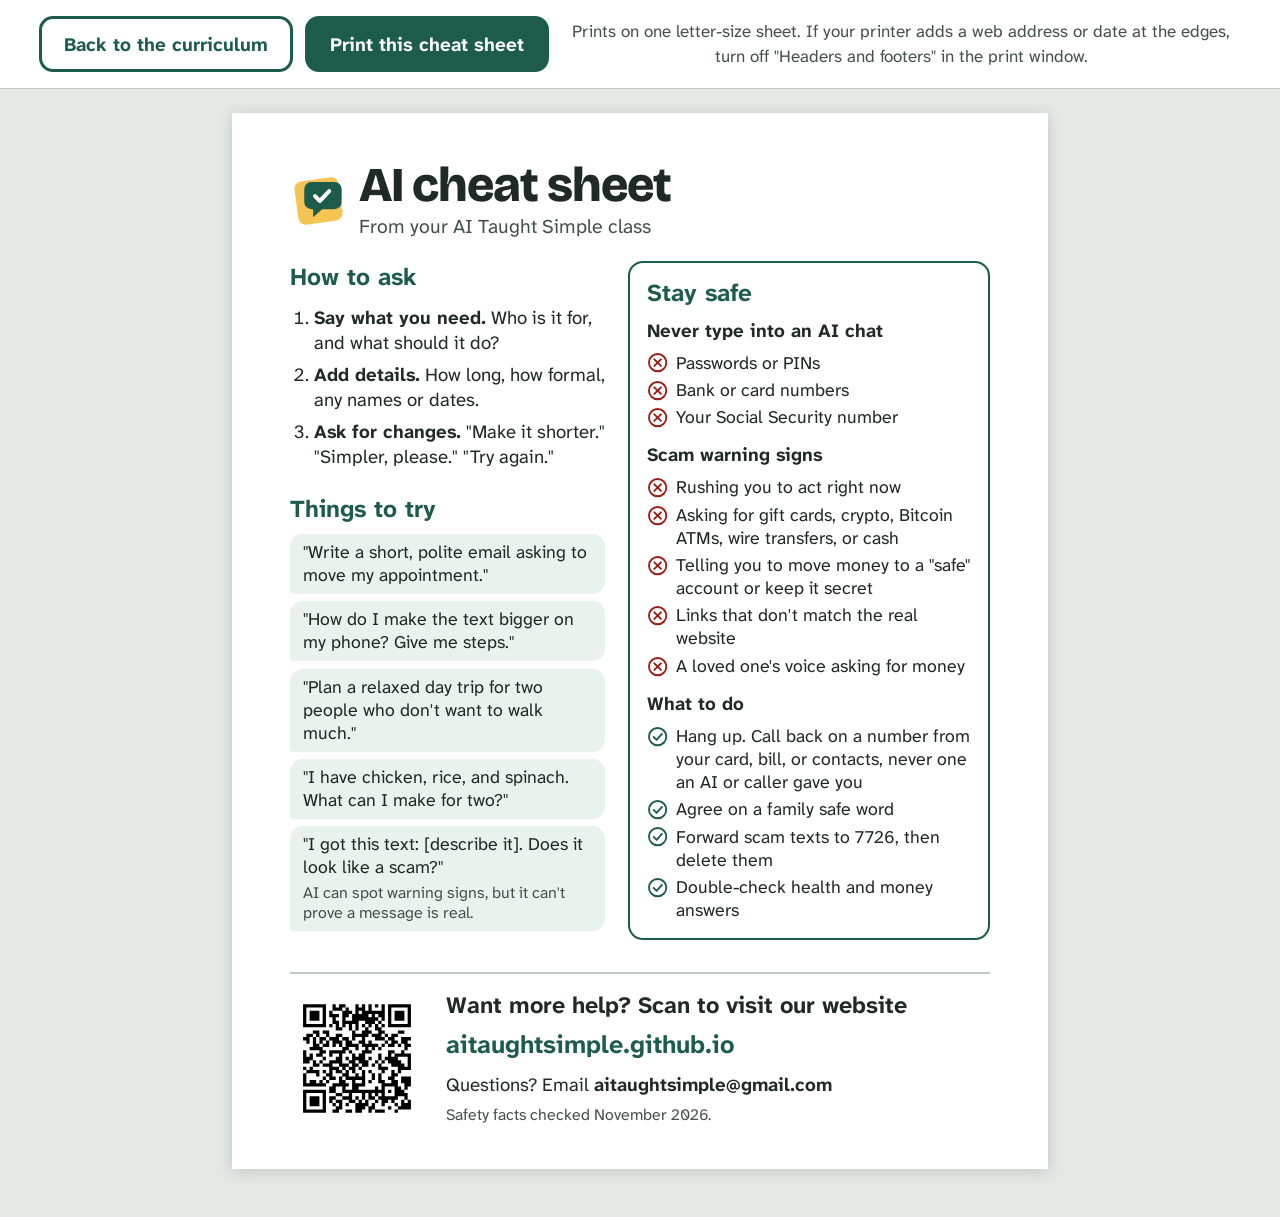
<file: cheat-sheet/index.html>
<!doctype html>
<html lang="en" data-title="AI cheat sheet: {name}">
<head>
  <meta charset="utf-8">
  <meta name="viewport" content="width=device-width, initial-scale=1">
  <!-- RENAME: if you change the club name in config.js, change it in this line too. -->
  <title>AI cheat sheet: AI Taught Simple</title>
  <meta name="description" content="A one-page, printable AI cheat sheet: how to ask, prompts to try, and how to stay safe from AI scams.">
  <link rel="canonical" href="https://aitaughtsimple.github.io/cheat-sheet/">
  <link rel="icon" href="../assets/icon.svg" type="image/svg+xml">
  <link rel="preconnect" href="https://fonts.googleapis.com">
  <link rel="preconnect" href="https://fonts.gstatic.com" crossorigin>
  <link rel="stylesheet" href="https://fonts.googleapis.com/css2?family=Atkinson+Hyperlegible+Next:wght@400;700&family=Bricolage+Grotesque:opsz,wght@12..96,700;12..96,800&display=swap">
  <link rel="stylesheet" href="../assets/flyer.css?v=261115c">
  <script src="../config.js?v=261115c"></script>
</head>
<body>
  <svg width="0" height="0" style="position:absolute" aria-hidden="true" focusable="false">
    <defs>
      <symbol id="i-check" viewBox="0 0 32 32"><g fill="none" stroke="currentColor" stroke-width="2.8" stroke-linecap="round" stroke-linejoin="round"><circle cx="16" cy="16" r="13"/><polyline points="10 16.5 14.5 21 22.5 12"/></g></symbol>
      <symbol id="i-x" viewBox="0 0 32 32"><g fill="none" stroke="currentColor" stroke-width="2.8" stroke-linecap="round"><circle cx="16" cy="16" r="13"/><path d="M11 11l10 10M21 11L11 21"/></g></symbol>
    </defs>
  </svg>

  <div class="toolbar">
    <a class="tb-btn" href="../curriculum/">Back to the curriculum</a>
    <button class="tb-btn tb-btn--primary" type="button" data-print>Print this cheat sheet</button>
    <p>Prints on one letter-size sheet. If your printer adds a web address or date at the edges, turn off "Headers and footers" in the print window.</p>
  </div>

  <main class="sheet cs">
    <header class="f-head">
      <img class="f-logo" src="../assets/icon.svg" alt="" width="60" height="60">
      <div>
        <h1 class="cs-title">AI cheat sheet</h1>
        <p class="cs-sub">From your <span data-site="name">AI Taught Simple</span> class</p>
      </div>
    </header>

    <div class="cs-grid">
      <div>
        <section>
          <h2>How to ask</h2>
          <ol class="cs-steps">
            <li><strong>Say what you need.</strong> Who is it for, and what should it do?</li>
            <li><strong>Add details.</strong> How long, how formal, any names or dates.</li>
            <li><strong>Ask for changes.</strong> "Make it shorter." "Simpler, please." "Try again."</li>
          </ol>
        </section>

        <section>
          <h2>Things to try</h2>
          <ul class="cs-prompts">
            <li>"Write a short, polite email asking to move my appointment."</li>
            <li>"How do I make the text bigger on my phone? Give me steps."</li>
            <li>"Plan a relaxed day trip for two people who don't want to walk much."</li>
            <li>"I have chicken, rice, and spinach. What can I make for two?"</li>
            <li>"I got this text: [describe it]. Does it look like a scam?" <span class="cs-note">AI can spot warning signs, but it can't prove a message is real.</span></li>
          </ul>
        </section>
      </div>

      <section class="cs-safe">
        <h2>Stay safe</h2>
        <h3>Never type into an AI chat</h3>
        <ul class="cs-list cs-list--no">
          <li><svg aria-hidden="true"><use href="#i-x"/></svg>Passwords or PINs</li>
          <li><svg aria-hidden="true"><use href="#i-x"/></svg>Bank or card numbers</li>
          <li><svg aria-hidden="true"><use href="#i-x"/></svg>Your Social Security number</li>
        </ul>
        <h3>Scam warning signs</h3>
        <ul class="cs-list cs-list--no">
          <li><svg aria-hidden="true"><use href="#i-x"/></svg>Rushing you to act right now</li>
          <li><svg aria-hidden="true"><use href="#i-x"/></svg>Asking for gift cards, crypto, Bitcoin ATMs, wire transfers, or cash</li>
          <li><svg aria-hidden="true"><use href="#i-x"/></svg>Telling you to move money to a "safe" account or keep it secret</li>
          <li><svg aria-hidden="true"><use href="#i-x"/></svg>Links that don't match the real website</li>
          <li><svg aria-hidden="true"><use href="#i-x"/></svg>A loved one's voice asking for money</li>
        </ul>
        <h3>What to do</h3>
        <ul class="cs-list cs-list--yes">
          <li><svg aria-hidden="true"><use href="#i-check"/></svg>Hang up. Call back on a number from your card, bill, or contacts, never one an AI or caller gave you</li>
          <li><svg aria-hidden="true"><use href="#i-check"/></svg>Agree on a family safe word</li>
          <li><svg aria-hidden="true"><use href="#i-check"/></svg>Forward scam texts to 7726, then delete them</li>
          <li><svg aria-hidden="true"><use href="#i-check"/></svg>Double-check health and money answers</li>
        </ul>
      </section>
    </div>

    <section class="f-scan">
      <img class="f-qr cs-qr" src="../assets/qr.svg" alt="QR code that opens our website">
      <div>
        <p class="f-scan-title">Want more help? Scan to visit our website</p>
        <p class="f-url" data-site-url>aitaughtsimple.github.io</p>
        <p class="f-contact">Questions? Email <strong data-site="email">aitaughtsimple@gmail.com</strong></p>
        <p class="cs-checked">Safety facts checked November 2026.</p>
      </div>
    </section>
  </main>

  <script src="../assets/site.js?v=261115c" defer></script>
</body>
</html>
</file>
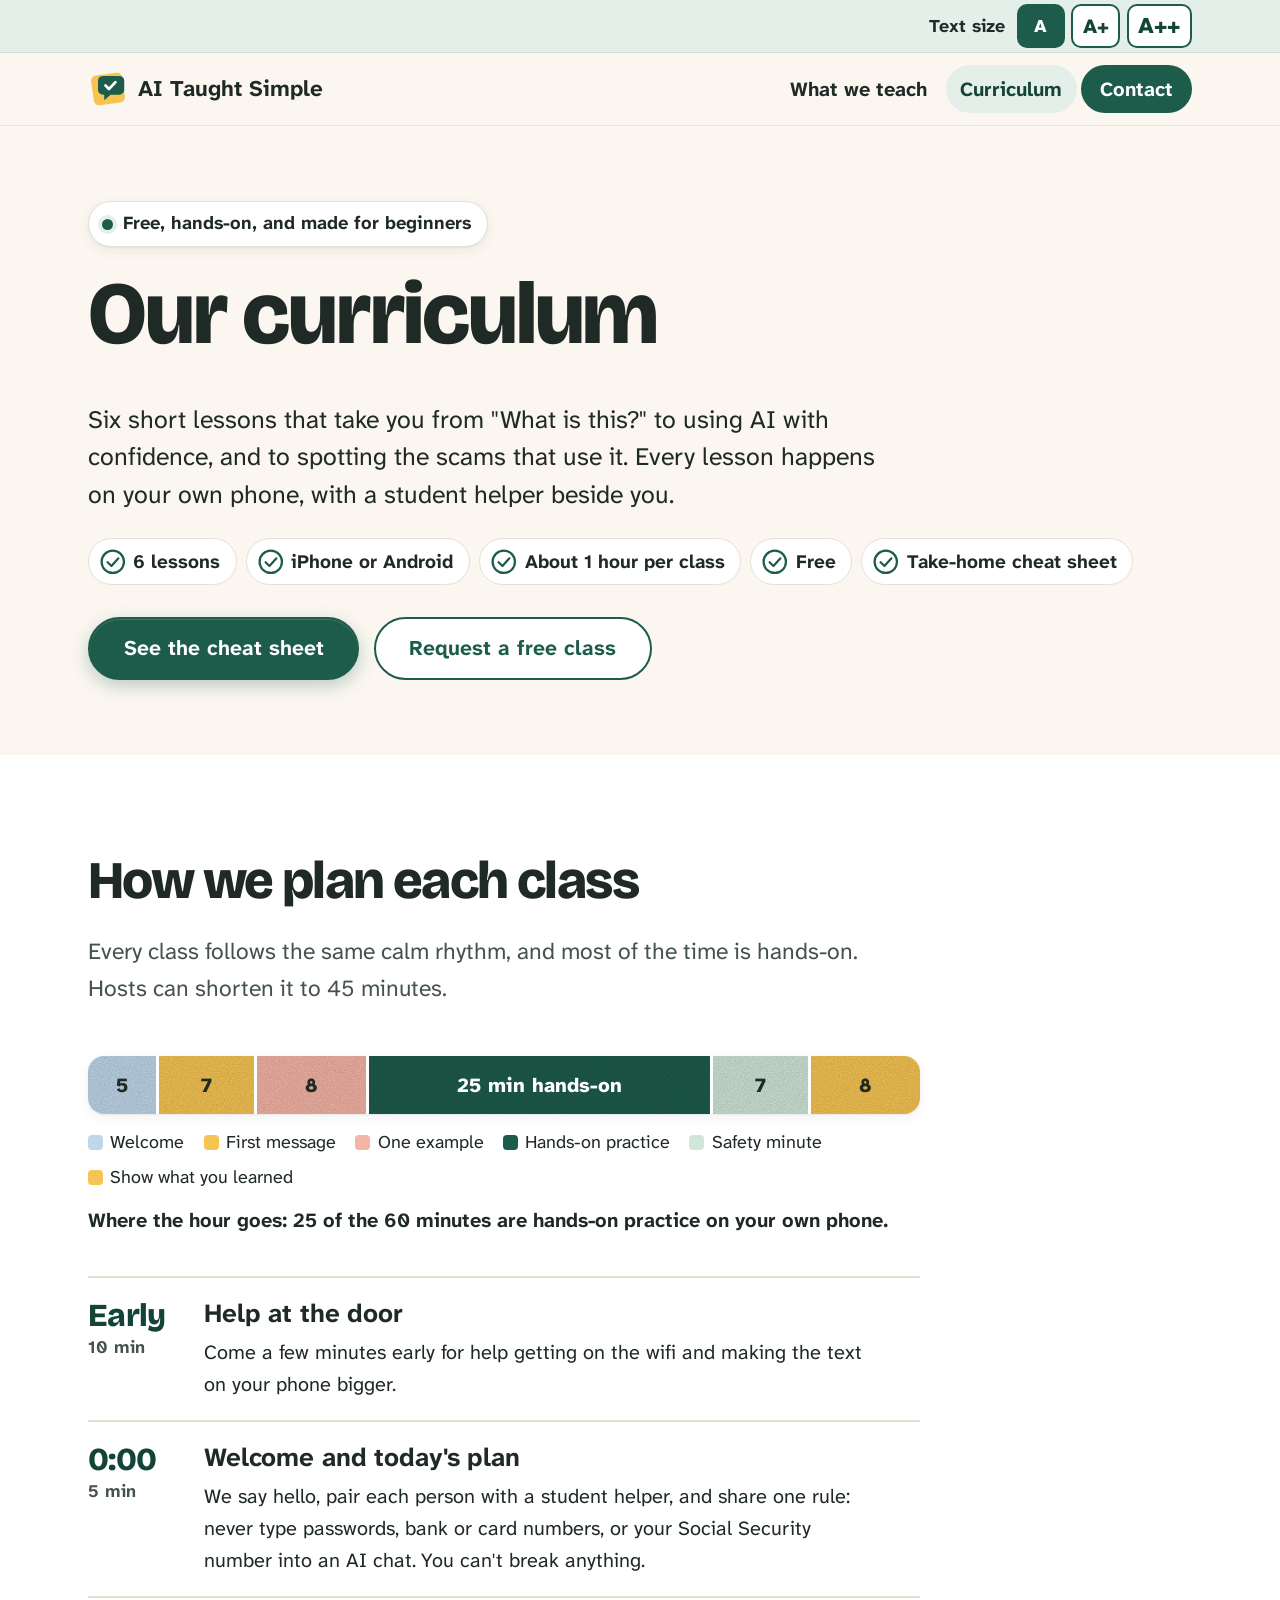
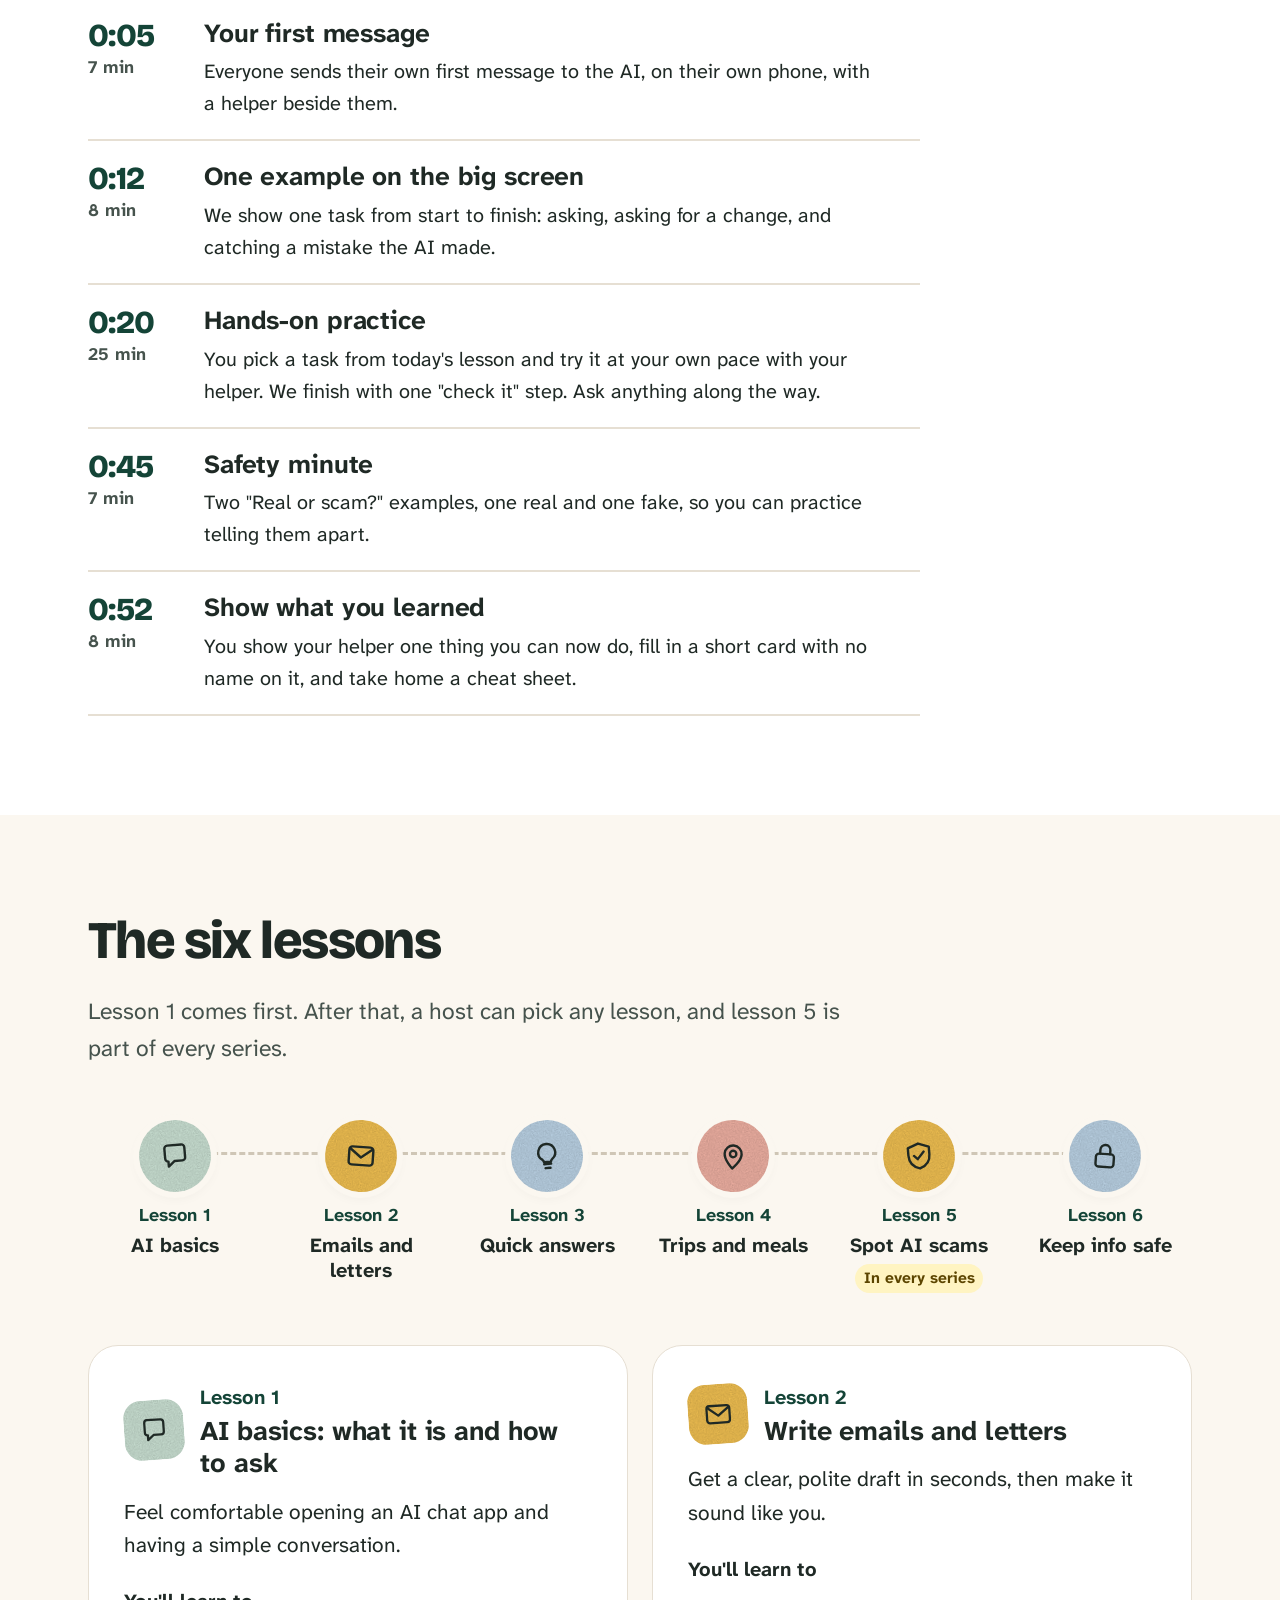
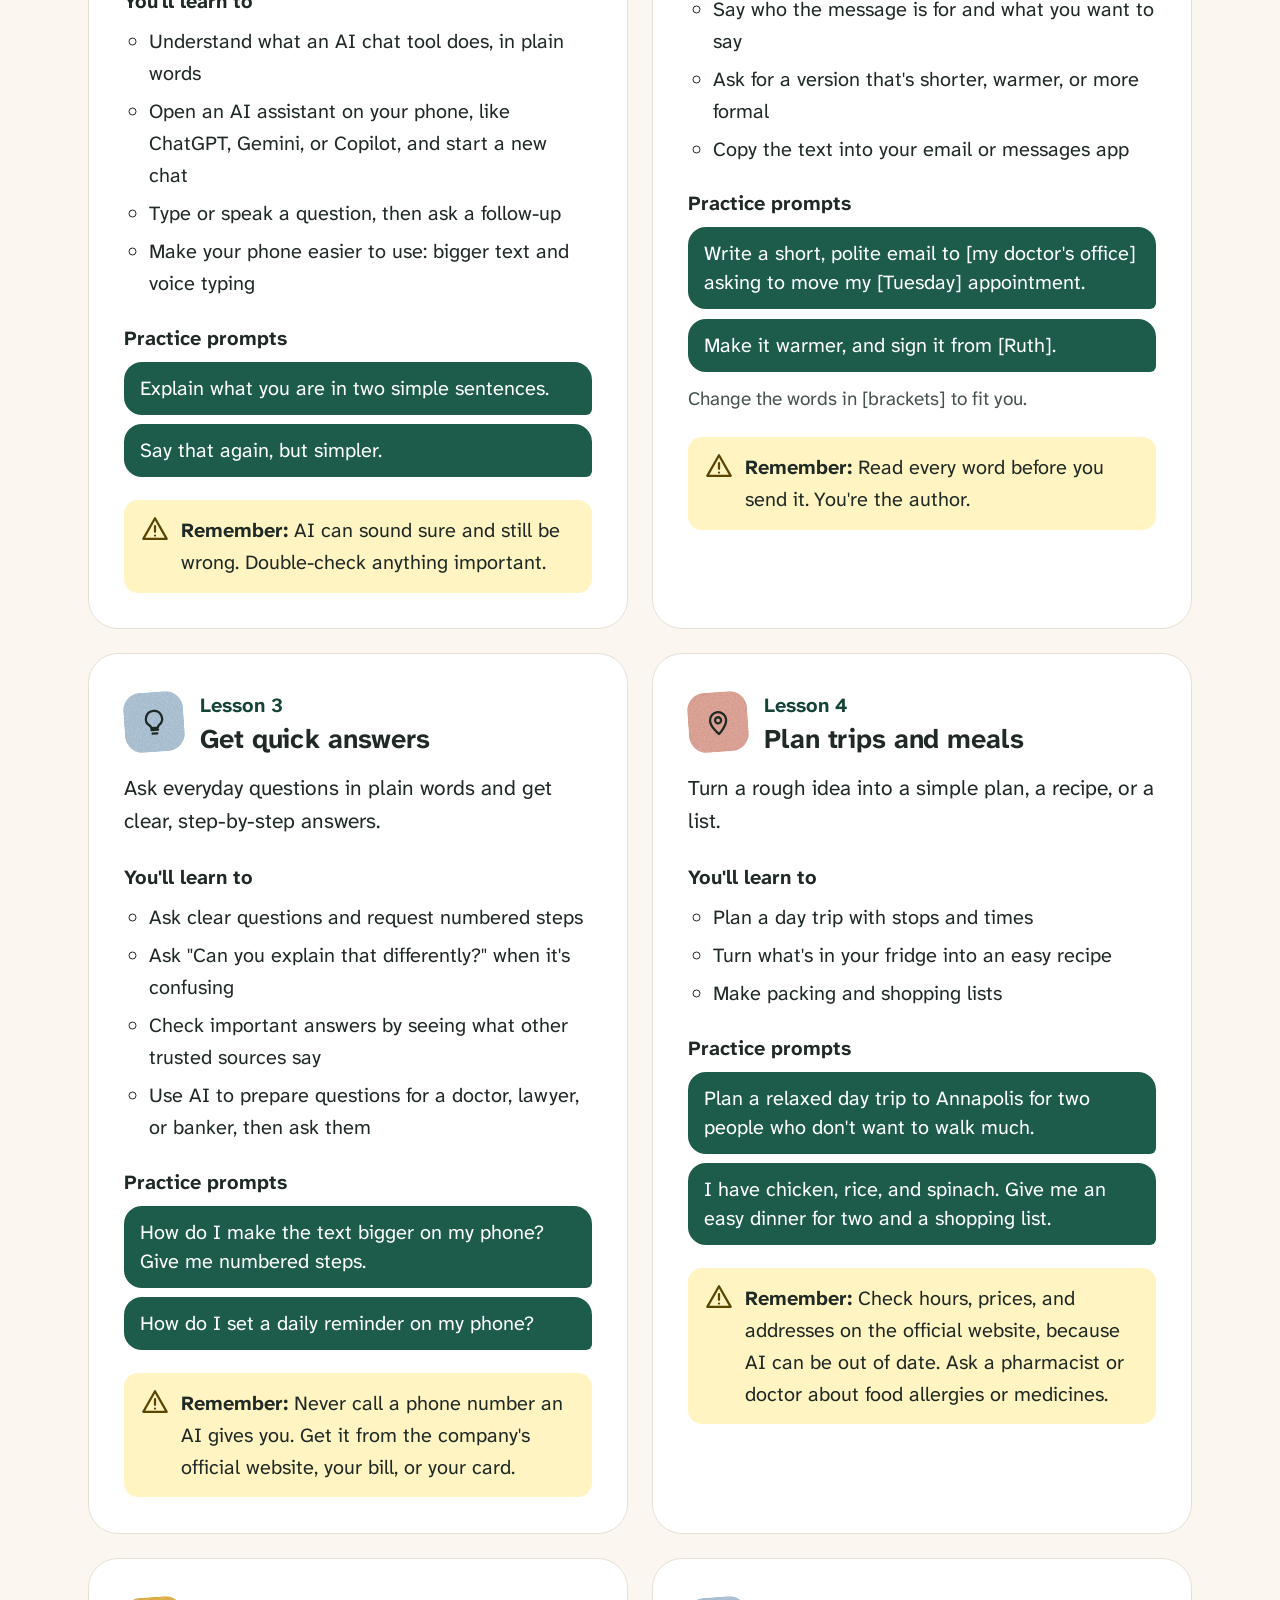
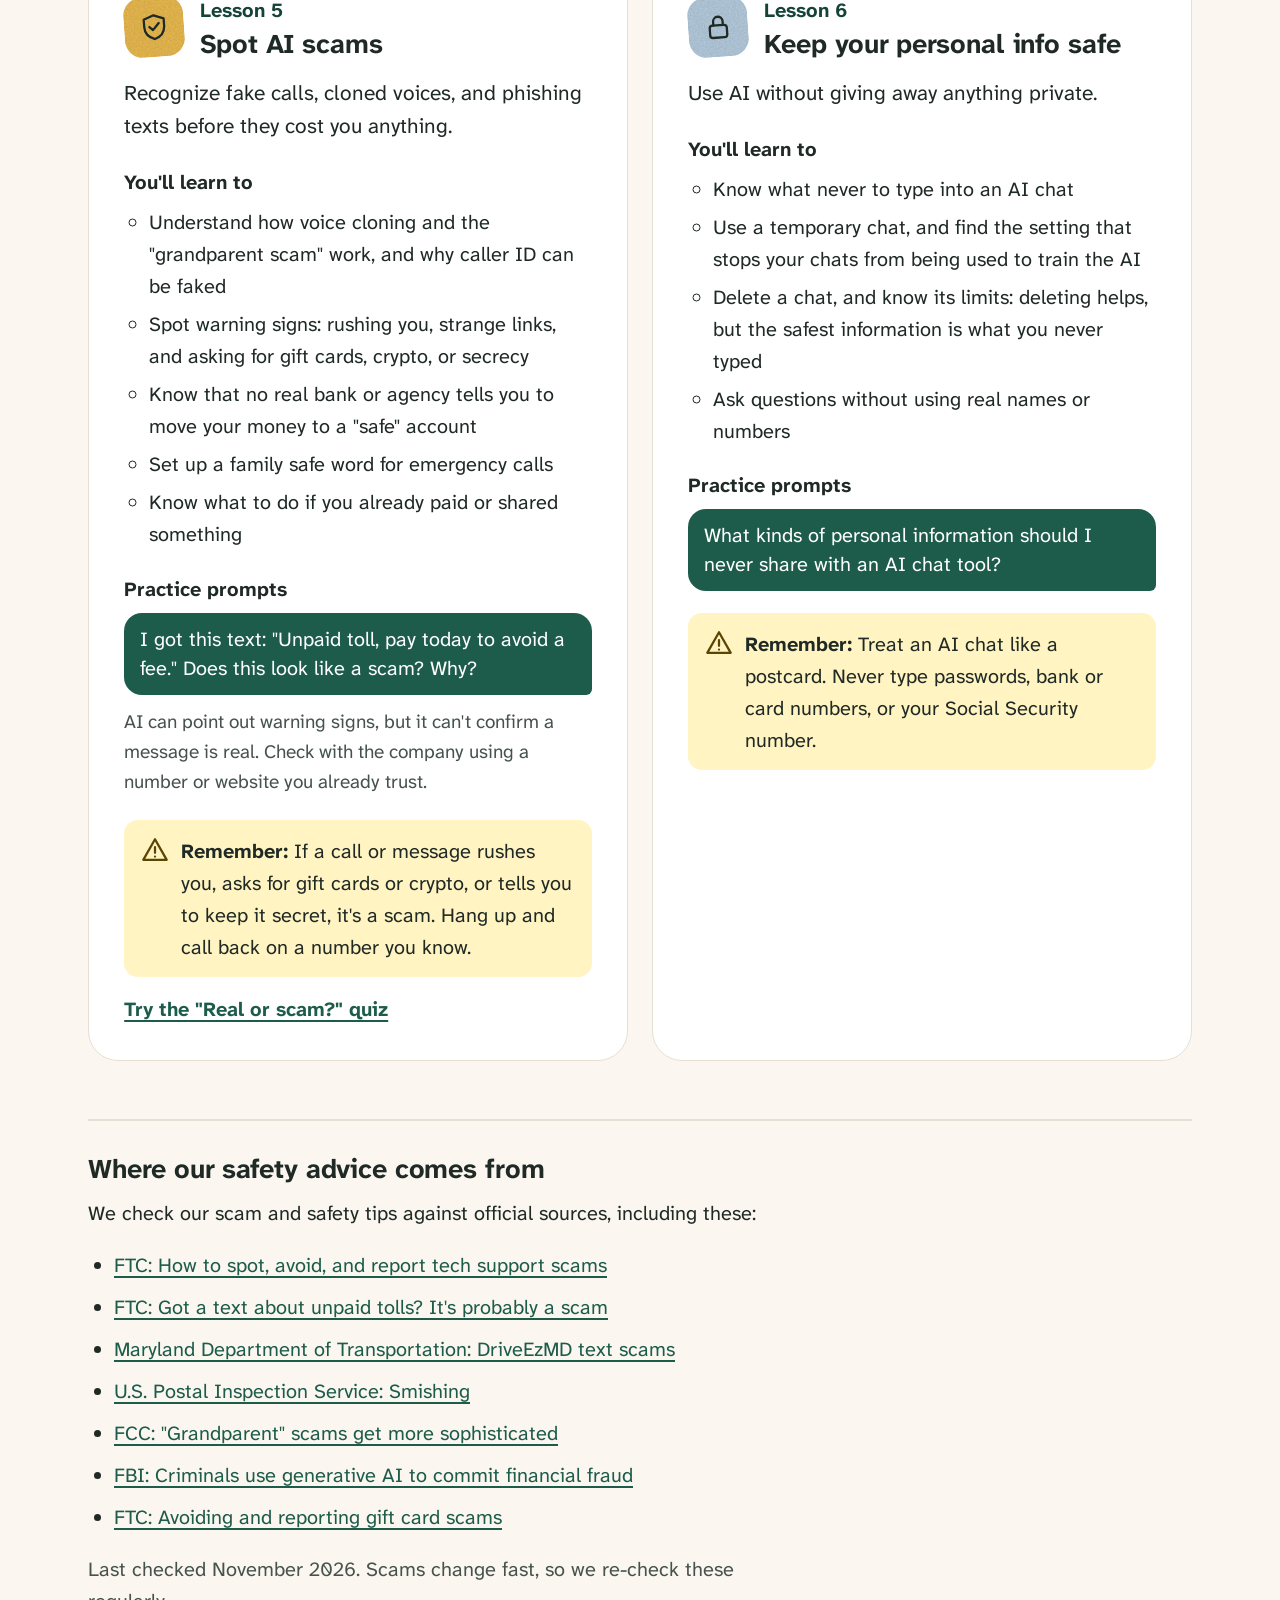
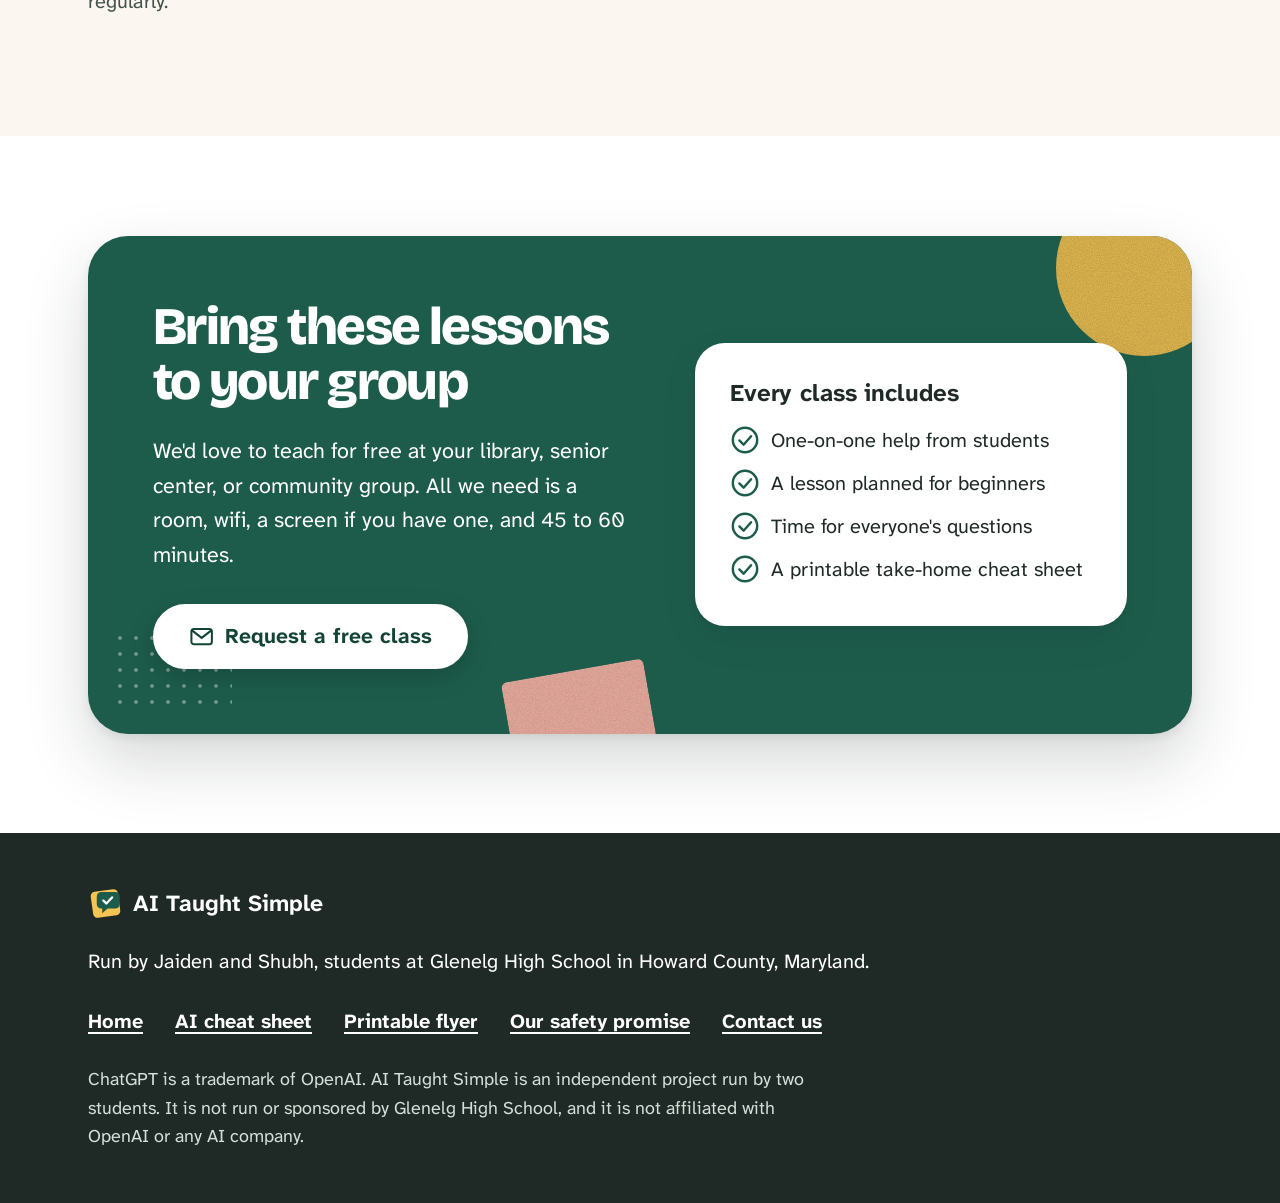
<file: curriculum/index.html>
<!doctype html>
<html lang="en" data-title="Curriculum: {name}">
<head>
  <meta charset="utf-8">
  <meta name="viewport" content="width=device-width, initial-scale=1">
  <!-- RENAME: if you change the club name in config.js, change it in these 2 lines too. -->
  <title>Curriculum: AI Taught Simple</title>
  <meta property="og:title" content="Curriculum: AI Taught Simple">
  <meta name="description" content="Six hands-on lessons that teach older adults to use AI tools like ChatGPT for everyday tasks and to spot AI scams, with a plan for each 60-minute class.">
  <meta property="og:description" content="Six hands-on lessons that teach older adults to use AI tools like ChatGPT for everyday tasks and to spot AI scams.">
  <meta property="og:type" content="website">
  <meta property="og:url" content="https://aitaughtsimple.github.io/curriculum/">
  <meta property="og:image" content="https://aitaughtsimple.github.io/assets/og-image.png">
  <meta name="twitter:card" content="summary_large_image">
  <meta name="theme-color" content="#1D5C4B">
  <link rel="canonical" href="https://aitaughtsimple.github.io/curriculum/">
  <link rel="icon" href="../assets/icon.svg" type="image/svg+xml">
  <link rel="apple-touch-icon" href="../assets/icon-180.png">
  <link rel="preconnect" href="https://fonts.googleapis.com">
  <link rel="preconnect" href="https://fonts.gstatic.com" crossorigin>
  <link rel="stylesheet" href="https://fonts.googleapis.com/css2?family=Atkinson+Hyperlegible+Next:wght@400;700&family=Bricolage+Grotesque:opsz,wght@12..96,700;12..96,800&display=swap">
  <link rel="stylesheet" href="../assets/styles.css?v=261115c">
  <script src="../config.js?v=261115c"></script>
  <script>try{var t=localStorage.getItem("ats-text");if(t)document.documentElement.style.fontSize=t;}catch(e){}</script>
</head>
<body>
  <svg width="0" height="0" style="position:absolute" aria-hidden="true" focusable="false">
    <defs>
      <symbol id="i-check" viewBox="0 0 32 32"><g fill="none" stroke="currentColor" stroke-width="2.6" stroke-linecap="round" stroke-linejoin="round"><circle cx="16" cy="16" r="13"/><polyline points="10 16.5 14.5 21 22.5 12"/></g></symbol>
      <symbol id="i-chat" viewBox="0 0 32 32"><g fill="none" stroke="currentColor" stroke-width="2.4" stroke-linecap="round" stroke-linejoin="round"><path d="M6 8a3 3 0 0 1 3-3h14a3 3 0 0 1 3 3v10a3 3 0 0 1-3 3h-8l-6 5v-5H9a3 3 0 0 1-3-3z"/></g></symbol>
      <symbol id="i-mail" viewBox="0 0 32 32"><g fill="none" stroke="currentColor" stroke-width="2.4" stroke-linecap="round" stroke-linejoin="round"><rect x="4" y="7" width="24" height="18" rx="3"/><polyline points="5 9 16 17.5 27 9"/></g></symbol>
      <symbol id="i-bulb" viewBox="0 0 32 32"><g fill="none" stroke="currentColor" stroke-width="2.4" stroke-linecap="round" stroke-linejoin="round"><path d="M12.5 24h7M13.5 28h5M16 4a8.5 8.5 0 0 0-4.8 15.5c.9.7 1.3 1.6 1.3 2.5h7c0-.9.4-1.8 1.3-2.5A8.5 8.5 0 0 0 16 4z"/></g></symbol>
      <symbol id="i-pin" viewBox="0 0 32 32"><g fill="none" stroke="currentColor" stroke-width="2.4" stroke-linecap="round" stroke-linejoin="round"><path d="M16 28.5s-8.5-7.8-8.5-14.5a8.5 8.5 0 0 1 17 0c0 6.7-8.5 14.5-8.5 14.5z"/><circle cx="16" cy="14" r="3.2"/></g></symbol>
      <symbol id="i-shield" viewBox="0 0 32 32"><g fill="none" stroke="currentColor" stroke-width="2.4" stroke-linecap="round" stroke-linejoin="round"><path d="M16 3.5l10.5 4V15c0 6.8-4.4 11.6-10.5 13.5C9.9 26.6 5.5 21.8 5.5 15V7.5z"/><polyline points="11 15.5 14.5 19 21 12"/></g></symbol>
      <symbol id="i-lock" viewBox="0 0 32 32"><g fill="none" stroke="currentColor" stroke-width="2.4" stroke-linecap="round" stroke-linejoin="round"><rect x="7" y="14" width="18" height="13" rx="3"/><path d="M11 14v-4a5 5 0 0 1 10 0v4"/></g></symbol>
      <symbol id="i-alert" viewBox="0 0 32 32"><g fill="none" stroke="currentColor" stroke-width="2.4" stroke-linecap="round" stroke-linejoin="round"><path d="M16 4.5l12.5 22H3.5z"/><path d="M16 13v6M16 23h.01"/></g></symbol>
    </defs>
  </svg>

  <a class="skip-link" href="#main">Skip to main content</a>

  <div class="textsize" hidden>
    <div class="wrap">
      <span id="ts-label">Text size</span>
      <div class="ts-btns" role="group" aria-labelledby="ts-label">
        <button type="button" data-text-size="100%" aria-label="A, normal text size">A</button>
        <button type="button" data-text-size="112.5%" aria-label="A+, larger text">A+</button>
        <button type="button" data-text-size="125%" aria-label="A++, largest text">A++</button>
      </div>
    </div>
  </div>

  <header class="site-header">
    <div class="wrap">
      <a class="brand" href="../">
        <img src="../assets/icon.svg" alt="" width="42" height="42">
        <span data-site="name">AI Taught Simple</span>
      </a>
      <nav class="site-nav" aria-label="Main">
        <ul>
          <li class="nav-extra"><a href="../#teach">What we teach</a></li>
          <li class="nav-extra"><a href="./" aria-current="page">Curriculum</a></li>
          <li class="nav-cta"><a href="../#contact">Contact</a></li>
        </ul>
      </nav>
    </div>
  </header>

  <main id="main">

    <section class="page-hero" aria-labelledby="page-title">
      <div class="wrap">
        <p class="pill"><span class="pill-dot" aria-hidden="true"></span><span>Free, hands-on, and made for beginners</span></p>
        <h1 id="page-title">Our curriculum</h1>
        <p class="lede">Six short lessons that take you from "What is this?" to using AI with confidence, and to spotting the scams that use it. Every lesson happens on your own phone, with a student helper beside you.</p>
        <ul class="facts">
          <li><svg aria-hidden="true"><use href="#i-check"/></svg>6 lessons</li>
          <li><svg aria-hidden="true"><use href="#i-check"/></svg>iPhone or Android</li>
          <li><svg aria-hidden="true"><use href="#i-check"/></svg>About 1 hour per class</li>
          <li><svg aria-hidden="true"><use href="#i-check"/></svg>Free</li>
          <li><svg aria-hidden="true"><use href="#i-check"/></svg>Take-home cheat sheet</li>
        </ul>
        <div class="actions">
          <a class="btn btn--primary" href="../cheat-sheet/">See the cheat sheet</a>
          <a class="btn btn--secondary" href="../?topic=host#contact">Request a free class</a>
        </div>
      </div>
    </section>

    <!-- How a class runs -->
    <section class="section section--band" id="plan" aria-labelledby="plan-title">
      <div class="wrap plan">
        <div class="section-head">
          <h2 id="plan-title">How we plan each class</h2>
          <p>Every class follows the same calm rhythm, and most of the time is hands-on. Hosts can shorten it to 45 minutes.</p>
        </div>
        <figure class="hourbar">
          <div class="hourbar-track" aria-hidden="true"><span style="--m:5;--c:var(--sky)">5</span><span style="--m:7;--c:var(--sun)">7</span><span style="--m:8;--c:var(--blush)">8</span><span class="is-hands" style="--m:25">25 min hands-on</span><span style="--m:7;--c:var(--mint)">7</span><span style="--m:8;--c:var(--sun)">8</span></div>
          <ul class="hourbar-key" aria-hidden="true"><li><i style="--c:var(--sky)"></i>Welcome</li><li><i style="--c:var(--sun)"></i>First message</li><li><i style="--c:var(--blush)"></i>One example</li><li><i class="is-hands"></i>Hands-on practice</li><li><i style="--c:var(--mint)"></i>Safety minute</li><li><i style="--c:var(--sun)"></i>Show what you learned</li></ul>
          <figcaption>Where the hour goes: 25 of the 60 minutes are hands-on practice on your own phone.</figcaption>
        </figure>
        <ol class="timeline">
          <li><span class="tl-time">Early<span class="tl-len">10 min</span></span><div><h3>Help at the door</h3><p>Come a few minutes early for help getting on the wifi and making the text on your phone bigger.</p></div></li>
          <li><span class="tl-time">0:00<span class="tl-len">5 min</span></span><div><h3>Welcome and today's plan</h3><p>We say hello, pair each person with a student helper, and share one rule: never type passwords, bank or card numbers, or your Social Security number into an AI chat. You can't break anything.</p></div></li>
          <li><span class="tl-time">0:05<span class="tl-len">7 min</span></span><div><h3>Your first message</h3><p>Everyone sends their own first message to the AI, on their own phone, with a helper beside them.</p></div></li>
          <li><span class="tl-time">0:12<span class="tl-len">8 min</span></span><div><h3>One example on the big screen</h3><p>We show one task from start to finish: asking, asking for a change, and catching a mistake the AI made.</p></div></li>
          <li><span class="tl-time">0:20<span class="tl-len">25 min</span></span><div><h3>Hands-on practice</h3><p>You pick a task from today's lesson and try it at your own pace with your helper. We finish with one "check it" step. Ask anything along the way.</p></div></li>
          <li><span class="tl-time">0:45<span class="tl-len">7 min</span></span><div><h3>Safety minute</h3><p>Two "Real or scam?" examples, one real and one fake, so you can practice telling them apart.</p></div></li>
          <li><span class="tl-time">0:52<span class="tl-len">8 min</span></span><div><h3>Show what you learned</h3><p>You show your helper one thing you can now do, fill in a short card with no name on it, and take home a cheat sheet.</p></div></li>
        </ol>
      </div>
    </section>

    <!-- Lessons -->
    <section class="section" id="lessons" aria-labelledby="lessons-title">
      <div class="wrap">
        <div class="section-head">
          <h2 id="lessons-title">The six lessons</h2>
          <p>Lesson 1 comes first. After that, a host can pick any lesson, and lesson 5 is part of every series.</p>
        </div>
        <nav class="lesson-path" aria-label="Jump to a lesson">
          <ol>
            <li><a href="#lesson-1"><span class="lp-dot" style="--c: var(--mint)"><svg aria-hidden="true"><use href="#i-chat"/></svg></span><span class="lp-num">Lesson 1</span><span class="lp-name">AI basics</span></a></li>
            <li><a href="#lesson-2"><span class="lp-dot" style="--c: var(--sun)"><svg aria-hidden="true"><use href="#i-mail"/></svg></span><span class="lp-num">Lesson 2</span><span class="lp-name">Emails and letters</span></a></li>
            <li><a href="#lesson-3"><span class="lp-dot" style="--c: var(--sky)"><svg aria-hidden="true"><use href="#i-bulb"/></svg></span><span class="lp-num">Lesson 3</span><span class="lp-name">Quick answers</span></a></li>
            <li><a href="#lesson-4"><span class="lp-dot" style="--c: var(--blush)"><svg aria-hidden="true"><use href="#i-pin"/></svg></span><span class="lp-num">Lesson 4</span><span class="lp-name">Trips and meals</span></a></li>
            <li><a href="#lesson-5"><span class="lp-dot" style="--c: var(--sun)"><svg aria-hidden="true"><use href="#i-shield"/></svg></span><span class="lp-num">Lesson 5</span><span class="lp-name">Spot AI scams</span><span class="lp-tag">In every series</span></a></li>
            <li><a href="#lesson-6"><span class="lp-dot" style="--c: var(--sky)"><svg aria-hidden="true"><use href="#i-lock"/></svg></span><span class="lp-num">Lesson 6</span><span class="lp-name">Keep info safe</span></a></li>
          </ol>
        </nav>
        <ol class="lessons">

          <li class="lesson" id="lesson-1">
            <div class="lesson-top"><span class="lesson-icon" style="--c: var(--mint)" aria-hidden="true"><svg><use href="#i-chat"/></svg></span><div><p class="lesson-num">Lesson 1</p><h3>AI basics: what it is and how to ask</h3></div></div>
            <p class="lesson-goal">Feel comfortable opening an AI chat app and having a simple conversation.</p>
            <h4>You'll learn to</h4>
            <ul>
              <li>Understand what an AI chat tool does, in plain words</li>
              <li>Open an AI assistant on your phone, like ChatGPT, Gemini, or Copilot, and start a new chat</li>
              <li>Type or speak a question, then ask a follow-up</li>
              <li>Make your phone easier to use: bigger text and voice typing</li>
            </ul>
            <h4>Practice prompts</h4>
            <div class="prompts">
              <p class="prompt">Explain what you are in two simple sentences.</p>
              <p class="prompt">Say that again, but simpler.</p>
            </div>
            <p class="safety"><svg aria-hidden="true"><use href="#i-alert"/></svg><span><strong>Remember:</strong> AI can sound sure and still be wrong. Double-check anything important.</span></p>
          </li>

          <li class="lesson" id="lesson-2">
            <div class="lesson-top"><span class="lesson-icon" style="--c: var(--sun)" aria-hidden="true"><svg><use href="#i-mail"/></svg></span><div><p class="lesson-num">Lesson 2</p><h3>Write emails and letters</h3></div></div>
            <p class="lesson-goal">Get a clear, polite draft in seconds, then make it sound like you.</p>
            <h4>You'll learn to</h4>
            <ul>
              <li>Say who the message is for and what you want to say</li>
              <li>Ask for a version that's shorter, warmer, or more formal</li>
              <li>Copy the text into your email or messages app</li>
            </ul>
            <h4>Practice prompts</h4>
            <div class="prompts">
              <p class="prompt">Write a short, polite email to [my doctor's office] asking to move my [Tuesday] appointment.</p>
              <p class="prompt">Make it warmer, and sign it from [Ruth].</p>
            </div>
            <p class="lesson-tip">Change the words in [brackets] to fit you.</p>
            <p class="safety"><svg aria-hidden="true"><use href="#i-alert"/></svg><span><strong>Remember:</strong> Read every word before you send it. You're the author.</span></p>
          </li>

          <li class="lesson" id="lesson-3">
            <div class="lesson-top"><span class="lesson-icon" style="--c: var(--sky)" aria-hidden="true"><svg><use href="#i-bulb"/></svg></span><div><p class="lesson-num">Lesson 3</p><h3>Get quick answers</h3></div></div>
            <p class="lesson-goal">Ask everyday questions in plain words and get clear, step-by-step answers.</p>
            <h4>You'll learn to</h4>
            <ul>
              <li>Ask clear questions and request numbered steps</li>
              <li>Ask "Can you explain that differently?" when it's confusing</li>
              <li>Check important answers by seeing what other trusted sources say</li>
              <li>Use AI to prepare questions for a doctor, lawyer, or banker, then ask them</li>
            </ul>
            <h4>Practice prompts</h4>
            <div class="prompts">
              <p class="prompt">How do I make the text bigger on my phone? Give me numbered steps.</p>
              <p class="prompt">How do I set a daily reminder on my phone?</p>
            </div>
            <p class="safety"><svg aria-hidden="true"><use href="#i-alert"/></svg><span><strong>Remember:</strong> Never call a phone number an AI gives you. Get it from the company's official website, your bill, or your card.</span></p>
          </li>

          <li class="lesson" id="lesson-4">
            <div class="lesson-top"><span class="lesson-icon" style="--c: var(--blush)" aria-hidden="true"><svg><use href="#i-pin"/></svg></span><div><p class="lesson-num">Lesson 4</p><h3>Plan trips and meals</h3></div></div>
            <p class="lesson-goal">Turn a rough idea into a simple plan, a recipe, or a list.</p>
            <h4>You'll learn to</h4>
            <ul>
              <li>Plan a day trip with stops and times</li>
              <li>Turn what's in your fridge into an easy recipe</li>
              <li>Make packing and shopping lists</li>
            </ul>
            <h4>Practice prompts</h4>
            <div class="prompts">
              <p class="prompt">Plan a relaxed day trip to Annapolis for two people who don't want to walk much.</p>
              <p class="prompt">I have chicken, rice, and spinach. Give me an easy dinner for two and a shopping list.</p>
            </div>
            <p class="safety"><svg aria-hidden="true"><use href="#i-alert"/></svg><span><strong>Remember:</strong> Check hours, prices, and addresses on the official website, because AI can be out of date. Ask a pharmacist or doctor about food allergies or medicines.</span></p>
          </li>

          <li class="lesson" id="lesson-5">
            <div class="lesson-top"><span class="lesson-icon" style="--c: var(--sun)" aria-hidden="true"><svg><use href="#i-shield"/></svg></span><div><p class="lesson-num">Lesson 5</p><h3>Spot AI scams</h3></div></div>
            <p class="lesson-goal">Recognize fake calls, cloned voices, and phishing texts before they cost you anything.</p>
            <h4>You'll learn to</h4>
            <ul>
              <li>Understand how voice cloning and the "grandparent scam" work, and why caller ID can be faked</li>
              <li>Spot warning signs: rushing you, strange links, and asking for gift cards, crypto, or secrecy</li>
              <li>Know that no real bank or agency tells you to move your money to a "safe" account</li>
              <li>Set up a family safe word for emergency calls</li>
              <li>Know what to do if you already paid or shared something</li>
            </ul>
            <h4>Practice prompts</h4>
            <div class="prompts">
              <p class="prompt">I got this text: "Unpaid toll, pay today to avoid a fee." Does this look like a scam? Why?</p>
            </div>
            <p class="lesson-tip">AI can point out warning signs, but it can't confirm a message is real. Check with the company using a number or website you already trust.</p>
            <p class="safety"><svg aria-hidden="true"><use href="#i-alert"/></svg><span><strong>Remember:</strong> If a call or message rushes you, asks for gift cards or crypto, or tells you to keep it secret, it's a scam. Hang up and call back on a number you know.</span></p>
            <p class="lesson-link"><a href="../#quiz">Try the "Real or scam?" quiz</a></p>
          </li>

          <li class="lesson" id="lesson-6">
            <div class="lesson-top"><span class="lesson-icon" style="--c: var(--sky)" aria-hidden="true"><svg><use href="#i-lock"/></svg></span><div><p class="lesson-num">Lesson 6</p><h3>Keep your personal info safe</h3></div></div>
            <p class="lesson-goal">Use AI without giving away anything private.</p>
            <h4>You'll learn to</h4>
            <ul>
              <li>Know what never to type into an AI chat</li>
              <li>Use a temporary chat, and find the setting that stops your chats from being used to train the AI</li>
              <li>Delete a chat, and know its limits: deleting helps, but the safest information is what you never typed</li>
              <li>Ask questions without using real names or numbers</li>
            </ul>
            <h4>Practice prompts</h4>
            <div class="prompts">
              <p class="prompt">What kinds of personal information should I never share with an AI chat tool?</p>
            </div>
            <p class="safety"><svg aria-hidden="true"><use href="#i-alert"/></svg><span><strong>Remember:</strong> Treat an AI chat like a postcard. Never type passwords, bank or card numbers, or your Social Security number.</span></p>
          </li>
        </ol>

        <div class="sources-block">
          <h3 id="sources-title">Where our safety advice comes from</h3>
          <p>We check our scam and safety tips against official sources, including these:</p>
          <ul class="sources">
            <li><a href="https://consumer.ftc.gov/articles/how-spot-avoid-and-report-tech-support-scams">FTC: How to spot, avoid, and report tech support scams</a></li>
            <li><a href="https://consumer.ftc.gov/consumer-alerts/2025/01/got-text-about-unpaid-tolls-its-probably-scam">FTC: Got a text about unpaid tolls? It's probably a scam</a></li>
            <li><a href="https://blog.mdot.maryland.gov/myth-vs-fact-driveezmd-smishing-scams-edition/">Maryland Department of Transportation: DriveEzMD text scams</a></li>
            <li><a href="https://www.uspis.gov/news/scam-article/smishing">U.S. Postal Inspection Service: Smishing</a></li>
            <li><a href="https://www.fcc.gov/consumers/scam-alert/grandparent-scams-get-more-sophisticated">FCC: "Grandparent" scams get more sophisticated</a></li>
            <li><a href="https://www.ic3.gov/PSA/2024/PSA241203">FBI: Criminals use generative AI to commit financial fraud</a></li>
            <li><a href="https://consumer.ftc.gov/articles/avoiding-and-reporting-gift-card-scams">FTC: Avoiding and reporting gift card scams</a></li>
          </ul>
          <p class="checked-note">Last checked November 2026. Scams change fast, so we re-check these regularly.</p>
        </div>
      </div>
    </section>

    <section class="section section--band" aria-labelledby="cta-title">
      <div class="wrap">
        <div class="poster">
          <div class="poster-art" aria-hidden="true"><span class="paper paper--sun"></span><span class="paper paper--blush"></span><span class="dots"></span></div>
          <div>
            <h2 id="cta-title">Bring these lessons to your group</h2>
            <p>We'd love to teach for free at your library, senior center, or community group. All we need is a room, wifi, a screen if you have one, and 45 to 60 minutes.</p>
            <div class="actions">
              <a class="btn btn--light" href="../?topic=host#contact"><svg aria-hidden="true"><use href="#i-mail"/></svg>Request a free class</a>
            </div>
          </div>
          <div class="host-panel">
            <h3>Every class includes</h3>
            <ul class="checks">
              <li><svg aria-hidden="true"><use href="#i-check"/></svg>One-on-one help from students</li>
              <li><svg aria-hidden="true"><use href="#i-check"/></svg>A lesson planned for beginners</li>
              <li><svg aria-hidden="true"><use href="#i-check"/></svg>Time for everyone's questions</li>
              <li><svg aria-hidden="true"><use href="#i-check"/></svg>A printable take-home cheat sheet</li>
            </ul>
          </div>
        </div>
      </div>
    </section>

  </main>

  <footer class="site-footer">
    <div class="wrap">
      <p class="footer-name"><img src="../assets/icon.svg" alt="" width="36" height="36"><span data-site="name">AI Taught Simple</span></p>
      <p>Run by <span data-site="team">Jaiden and Shubh</span>, students at <span data-site="school">Glenelg High School</span> in <span data-site="area">Howard County, Maryland</span>.</p>
      <ul class="footer-links">
        <li><a href="../">Home</a></li>
        <li><a href="../cheat-sheet/">AI cheat sheet</a></li>
        <li><a href="../flyer/">Printable flyer</a></li>
        <li><a href="../#promise">Our safety promise</a></li>
        <li><a href="../#contact">Contact us</a></li>
      </ul>
      <p class="fine-print">ChatGPT is a trademark of OpenAI. <span data-site="name">AI Taught Simple</span> is an independent project run by two students. It is not run or sponsored by Glenelg High School, and it is not affiliated with OpenAI or any AI company.</p>
    </div>
  </footer>

  <script src="../assets/site.js?v=261115c" defer></script>
</body>
</html>
</file>
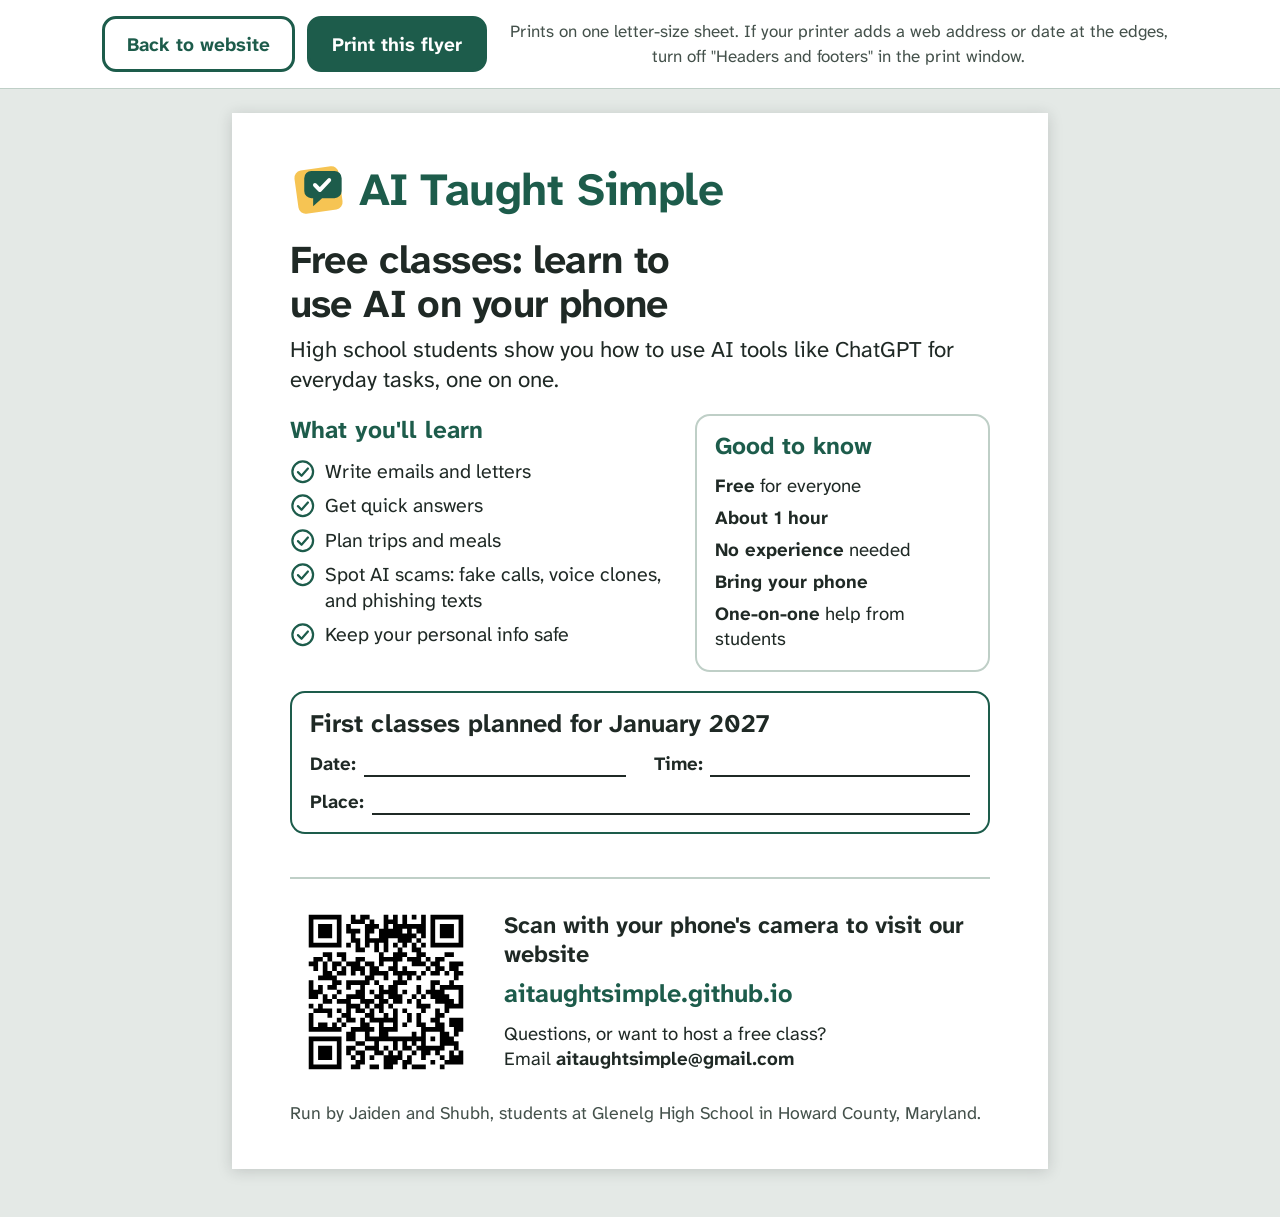
<file: flyer/index.html>
<!doctype html>
<html lang="en" data-title="{name}: Printable flyer">
<head>
  <meta charset="utf-8">
  <meta name="viewport" content="width=device-width, initial-scale=1">
  <!-- RENAME: if you change the club name in config.js, change it in this line too. -->
  <title>AI Taught Simple: Printable flyer</title>
  <link rel="canonical" href="https://aitaughtsimple.github.io/flyer/">
  <meta name="description" content="A one-page printable flyer for free AI classes for older adults.">
  <link rel="icon" href="../assets/icon.svg" type="image/svg+xml">
  <link rel="preconnect" href="https://fonts.googleapis.com">
  <link rel="preconnect" href="https://fonts.gstatic.com" crossorigin>
  <link rel="stylesheet" href="https://fonts.googleapis.com/css2?family=Atkinson+Hyperlegible+Next:wght@400;700&display=swap">
  <link rel="stylesheet" href="../assets/flyer.css?v=261115c">
  <script src="../config.js?v=261115c"></script>
</head>
<body>
  <svg width="0" height="0" style="position:absolute" aria-hidden="true" focusable="false">
    <defs>
      <symbol id="i-check" viewBox="0 0 32 32"><g fill="none" stroke="currentColor" stroke-width="2.8" stroke-linecap="round" stroke-linejoin="round"><circle cx="16" cy="16" r="13"/><polyline points="10 16.5 14.5 21 22.5 12"/></g></symbol>
    </defs>
  </svg>

  <div class="toolbar">
    <a class="tb-btn" href="../">Back to website</a>
    <button class="tb-btn tb-btn--primary" type="button" data-print>Print this flyer</button>
    <p>Prints on one letter-size sheet. If your printer adds a web address or date at the edges, turn off "Headers and footers" in the print window.</p>
  </div>

  <main class="sheet">
    <header class="f-head">
      <img class="f-logo" src="../assets/icon.svg" alt="" width="60" height="60">
      <p class="f-name" data-site="name">AI Taught Simple</p>
    </header>

    <h1 class="f-title">Free classes: learn to use AI on your phone</h1>
    <p class="f-lede">High school students show you how to use AI tools like ChatGPT for everyday tasks, one on one.</p>

    <div class="f-grid">
      <section>
        <h2>What you'll learn</h2>
        <ul class="f-list">
          <li><svg aria-hidden="true"><use href="#i-check"/></svg>Write emails and letters</li>
          <li><svg aria-hidden="true"><use href="#i-check"/></svg>Get quick answers</li>
          <li><svg aria-hidden="true"><use href="#i-check"/></svg>Plan trips and meals</li>
          <li><svg aria-hidden="true"><use href="#i-check"/></svg>Spot AI scams: fake calls, voice clones, and phishing texts</li>
          <li><svg aria-hidden="true"><use href="#i-check"/></svg>Keep your personal info safe</li>
        </ul>
      </section>
      <section class="f-facts">
        <h2>Good to know</h2>
        <ul>
          <li><strong>Free</strong> for everyone</li>
          <li><strong>About 1 hour</strong></li>
          <li><strong>No experience</strong> needed</li>
          <li><strong>Bring your phone</strong></li>
          <li><strong>One-on-one</strong> help from students</li>
        </ul>
      </section>
    </div>

    <section class="f-when">
      <p class="f-when-title">First classes planned for <span data-site="firstClasses">January 2027</span></p>
      <div class="f-blanks" aria-label="Spaces to write in the class details">
        <span>Date:<i></i></span>
        <span>Time:<i></i></span>
        <span class="f-wide">Place:<i></i></span>
      </div>
    </section>

    <section class="f-scan">
      <img class="f-qr" src="../assets/qr.svg" alt="QR code that opens our website">
      <div>
        <p class="f-scan-title">Scan with your phone's camera to visit our website</p>
        <p class="f-url" data-site-url>aitaughtsimple.github.io</p>
        <p class="f-contact">Questions, or want to host a free class?<br>Email <strong data-site="email">aitaughtsimple@gmail.com</strong></p>
      </div>
    </section>

    <footer class="f-foot">Run by <span data-site="team">Jaiden and Shubh</span>, students at <span data-site="school">Glenelg High School</span> in <span data-site="area">Howard County, Maryland</span>.</footer>
  </main>

  <script src="../assets/site.js?v=261115c" defer></script>
</body>
</html>
</file>
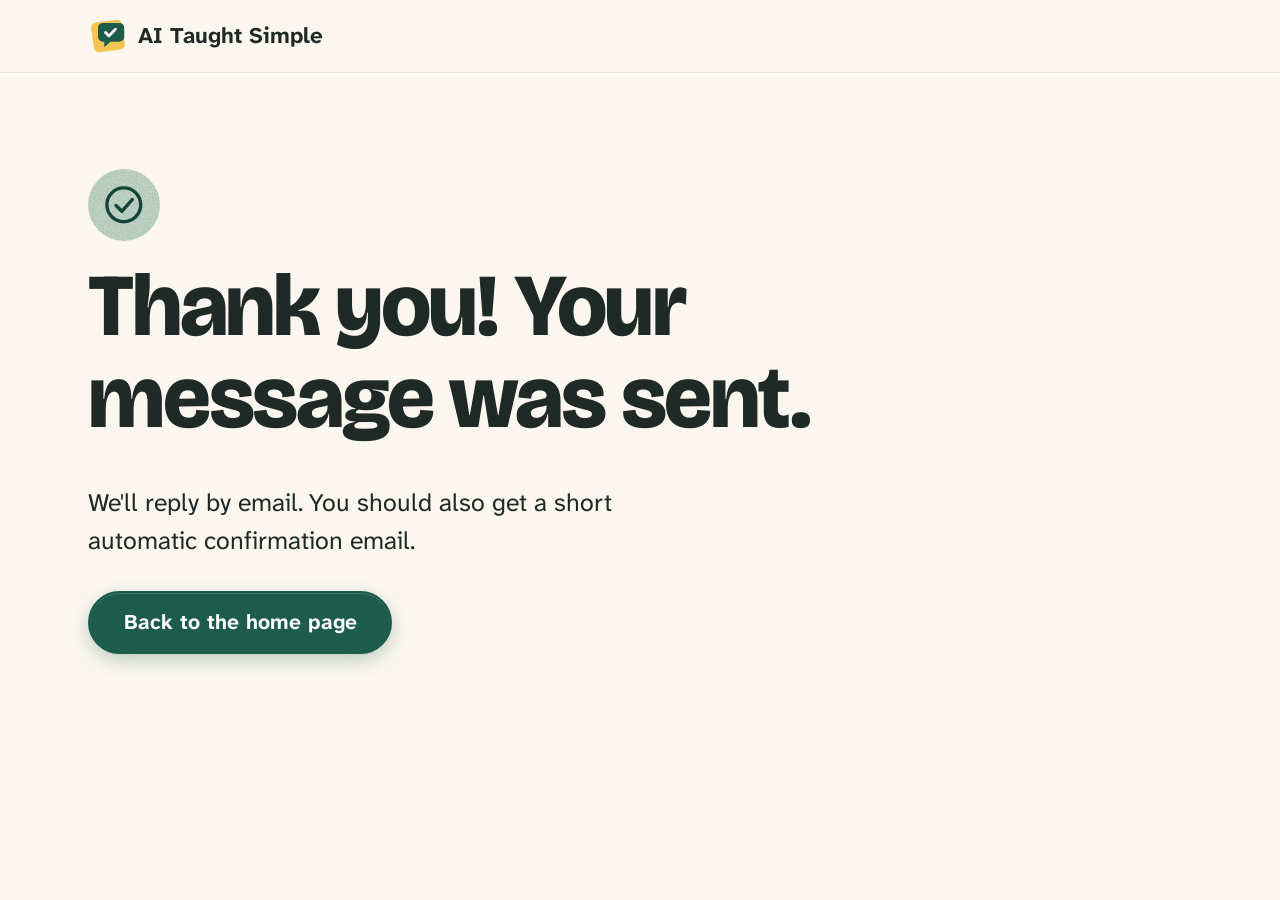
<file: thanks/index.html>
<!doctype html>
<html lang="en" data-title="Message sent: {name}">
<head>
  <meta charset="utf-8">
  <meta name="viewport" content="width=device-width, initial-scale=1">
  <title>Message sent: AI Taught Simple</title>
  <meta name="robots" content="noindex">
  <link rel="icon" href="../assets/icon.svg" type="image/svg+xml">
  <link rel="stylesheet" href="https://fonts.googleapis.com/css2?family=Atkinson+Hyperlegible+Next:wght@400;700&family=Bricolage+Grotesque:opsz,wght@12..96,700;12..96,800&display=swap">
  <link rel="stylesheet" href="../assets/styles.css?v=261115c">
  <script src="../config.js?v=261115c"></script>
</head>
<body>
  <header class="site-header">
    <div class="wrap">
      <a class="brand" href="../"><img src="../assets/icon.svg" alt="" width="42" height="42"><span data-site="name">AI Taught Simple</span></a>
    </div>
  </header>
  <main class="wrap not-found">
    <span class="success-icon" aria-hidden="true"><svg viewBox="0 0 32 32"><g fill="none" stroke="currentColor" stroke-width="2.6" stroke-linecap="round" stroke-linejoin="round"><circle cx="16" cy="16" r="13"/><polyline points="10 16.5 14.5 21 22.5 12"/></g></svg></span>
    <h1>Thank you! Your message was sent.</h1>
    <p class="lede">We'll reply by email. You should also get a short automatic confirmation email.</p>
    <div class="actions">
      <a class="btn btn--primary" href="../">Back to the home page</a>
    </div>
  </main>
  <script src="../assets/site.js?v=261115c" defer></script>
</body>
</html>
</file>
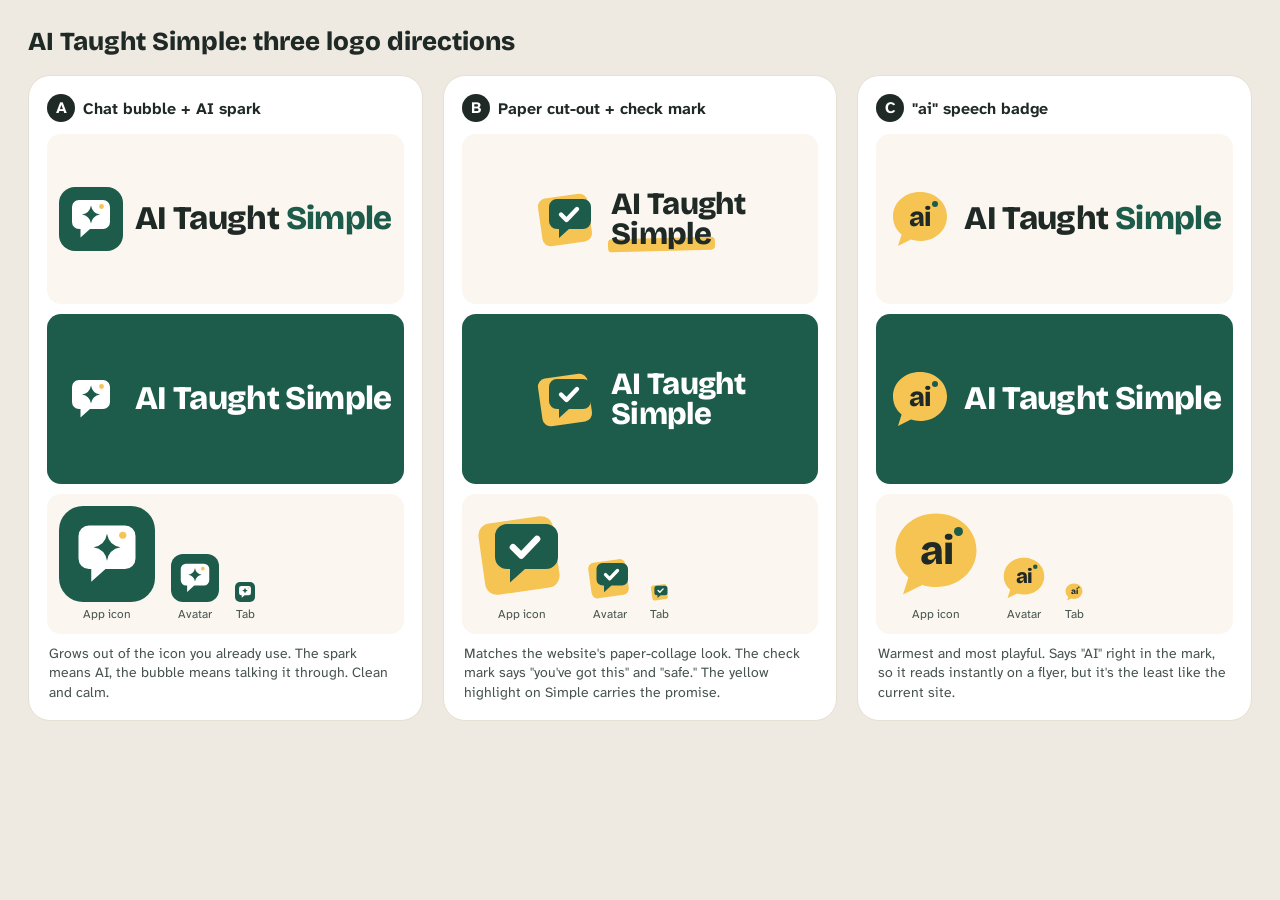
<file: tools/logo-board.html>
<!doctype html>
<html lang="en">
<head>
<meta charset="utf-8">
<meta name="viewport" content="width=device-width, initial-scale=1">
<title>Logo directions: AI Taught Simple</title>
<link rel="preconnect" href="https://fonts.googleapis.com">
<link rel="preconnect" href="https://fonts.gstatic.com" crossorigin>
<link rel="stylesheet" href="https://fonts.googleapis.com/css2?family=Atkinson+Hyperlegible+Next:wght@400;700&family=Bricolage+Grotesque:opsz,wght@12..96,700;12..96,800&display=swap">
<style>
  :root { --paper:#FBF7F0; --ink:#1F2925; --green:#1D5C4B; --sun:#F6C453; --line:#E6DFD3; }
  * { box-sizing: border-box; }
  body { margin: 0; padding: 28px; background: #EFEAE1; font-family: "Atkinson Hyperlegible Next", system-ui, sans-serif; color: var(--ink); }
  h1 { font: 800 26px/1.1 "Bricolage Grotesque", sans-serif; margin: 0 0 18px; }
  .board { display: grid; grid-template-columns: repeat(3, 1fr); gap: 20px; }
  .card { background: #fff; border-radius: 22px; padding: 18px; border: 1px solid var(--line); }
  .label { font-weight: 700; margin: 0 0 12px; }
  .label b { display: inline-grid; place-items: center; width: 28px; height: 28px; margin-right: 8px; border-radius: 50%; background: var(--ink); color: #fff; }
  .stage { display: grid; place-items: center; height: 170px; border-radius: 14px; background: var(--paper); margin-bottom: 10px; }
  .stage--dark { background: var(--green); }
  .lockup { display: flex; align-items: center; gap: 12px; }
  .lockup svg { width: 64px; height: 64px; flex: none; }
  .word { font-family: "Bricolage Grotesque", sans-serif; font-weight: 800; letter-spacing: -0.02em; line-height: 0.95; }
  .word--row { font-size: 33px; white-space: nowrap; }
  .word--stack { font-size: 31px; }
  .g { color: var(--green); }
  .stage--dark .word, .stage--dark .g { color: #fff; }
  .hl { position: relative; z-index: 0; }
  .hl::after { content: ""; position: absolute; left: -3px; right: -4px; bottom: 1px; height: 0.42em; background: var(--sun); border-radius: 4px; transform: rotate(-1.5deg); z-index: -1; }
  .sizes { display: flex; align-items: end; gap: 16px; padding: 12px; border-radius: 14px; background: var(--paper); }
  .sizes span { font-size: 12px; color: #46534D; display: grid; justify-items: center; gap: 4px; }
  .note { font-size: 14px; color: #46534D; margin: 10px 2px 0; line-height: 1.4; }
</style>
</head>
<body>
<h1>AI Taught Simple: three logo directions</h1>
<svg width="0" height="0" style="position:absolute">
  <defs>
    <!-- A: bubble + spark -->
    <symbol id="iconA" viewBox="0 0 64 64">
      <rect width="64" height="64" rx="16" fill="#1D5C4B"/>
      <path d="M20 13h24a7 7 0 0 1 7 7v15a7 7 0 0 1-7 7H31l-9.5 8.5V42H20a7 7 0 0 1-7-7V20a7 7 0 0 1 7-7z" fill="#fff"/>
      <path d="M32 18.5 Q33.3 26.2 41 27.5 Q33.3 28.8 32 36.5 Q30.7 28.8 23 27.5 Q30.7 26.2 32 18.5Z" fill="#1D5C4B"/>
      <circle cx="42.5" cy="19.5" r="2.4" fill="#F6C453"/>
    </symbol>
    <!-- B: paper collage + check -->
    <symbol id="iconB" viewBox="0 0 64 64">
      <rect x="5" y="9" width="50" height="48" rx="8" fill="#F6C453" transform="rotate(-8 30 33)"/>
      <path d="M22 12h26a8 8 0 0 1 8 8v14a8 8 0 0 1-8 8H34l-10 9v-9h-2a8 8 0 0 1-8-8V20a8 8 0 0 1 8-8z" fill="#1D5C4B"/>
      <path d="M26 27.5l5.5 5.5 10.5-11" fill="none" stroke="#fff" stroke-width="4.4" stroke-linecap="round" stroke-linejoin="round"/>
    </symbol>
    <!-- C: "ai" speech badge -->
    <symbol id="iconC" viewBox="0 0 64 64">
      <path d="M32 5c15 0 27 10.5 27 24.5S47 54 32 54c-3.2 0-6.3-.5-9.1-1.4L10 59l3.6-11.4C8.3 43.2 5 36.8 5 29.5 5 15.5 17 5 32 5z" fill="#F6C453"/>
      <text x="32" y="38.5" text-anchor="middle" font-family="Bricolage Grotesque, sans-serif" font-weight="800" font-size="27" letter-spacing="-1" fill="#1F2925">ai</text>
      <circle cx="47" cy="17" r="3" fill="#1D5C4B"/>
    </symbol>
  </defs>
</svg>

<div class="board">
  <section class="card">
    <p class="label"><b>A</b>Chat bubble + AI spark</p>
    <div class="stage"><div class="lockup"><svg><use href="#iconA"/></svg><span class="word word--row">AI Taught <span class="g">Simple</span></span></div></div>
    <div class="stage stage--dark"><div class="lockup"><svg><use href="#iconA"/></svg><span class="word word--row">AI Taught Simple</span></div></div>
    <div class="sizes"><span><svg width="96" height="96"><use href="#iconA"/></svg>App icon</span><span><svg width="48" height="48"><use href="#iconA"/></svg>Avatar</span><span><svg width="20" height="20"><use href="#iconA"/></svg>Tab</span></div>
    <p class="note">Grows out of the icon you already use. The spark means AI, the bubble means talking it through. Clean and calm.</p>
  </section>

  <section class="card">
    <p class="label"><b>B</b>Paper cut-out + check mark</p>
    <div class="stage"><div class="lockup"><svg><use href="#iconB"/></svg><span class="word word--stack">AI Taught<br><span class="hl">Simple</span></span></div></div>
    <div class="stage stage--dark"><div class="lockup"><svg><use href="#iconB"/></svg><span class="word word--stack">AI Taught<br>Simple</span></div></div>
    <div class="sizes"><span><svg width="96" height="96"><use href="#iconB"/></svg>App icon</span><span><svg width="48" height="48"><use href="#iconB"/></svg>Avatar</span><span><svg width="20" height="20"><use href="#iconB"/></svg>Tab</span></div>
    <p class="note">Matches the website's paper-collage look. The check mark says "you've got this" and "safe." The yellow highlight on Simple carries the promise.</p>
  </section>

  <section class="card">
    <p class="label"><b>C</b>"ai" speech badge</p>
    <div class="stage"><div class="lockup"><svg><use href="#iconC"/></svg><span class="word word--row">AI Taught <span class="g">Simple</span></span></div></div>
    <div class="stage stage--dark"><div class="lockup"><svg><use href="#iconC"/></svg><span class="word word--row">AI Taught Simple</span></div></div>
    <div class="sizes"><span><svg width="96" height="96"><use href="#iconC"/></svg>App icon</span><span><svg width="48" height="48"><use href="#iconC"/></svg>Avatar</span><span><svg width="20" height="20"><use href="#iconC"/></svg>Tab</span></div>
    <p class="note">Warmest and most playful. Says "AI" right in the mark, so it reads instantly on a flyer, but it's the least like the current site.</p>
  </section>
</div>
</body>
</html>
</file>
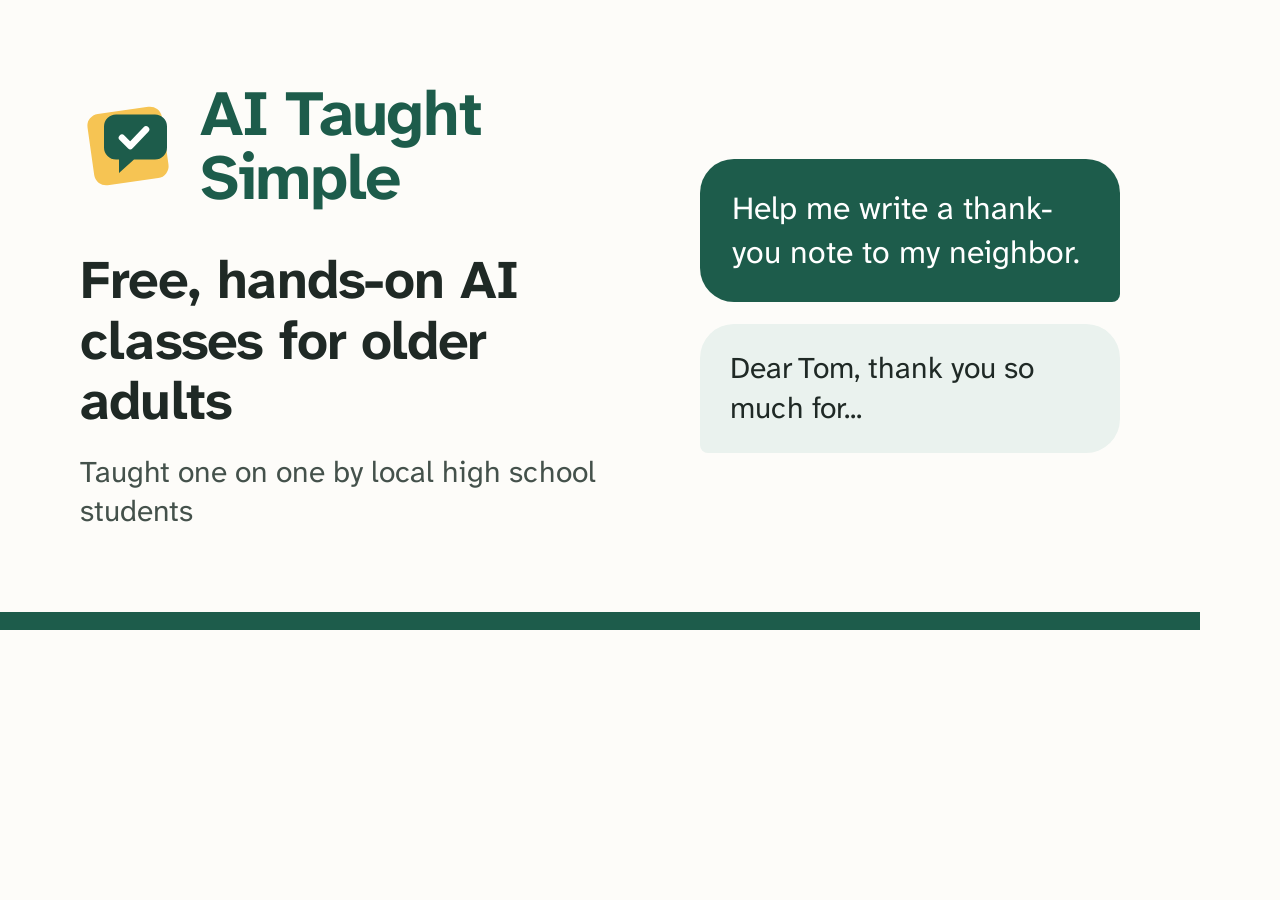
<file: tools/og-card.html>
<!doctype html>
<!-- Source for assets/og-image.png, the picture shown when someone texts or emails the link.
     To remake it (from the project folder):
     "/Applications/Google Chrome.app/Contents/MacOS/Google Chrome" --headless=new --hide-scrollbars \
       --window-size=1200,630 --virtual-time-budget=5000 --screenshot=assets/og-image.png tools/og-card.html -->
<html lang="en">
<head>
<meta charset="utf-8">
<link rel="stylesheet" href="https://fonts.googleapis.com/css2?family=Atkinson+Hyperlegible+Next:wght@400;700&display=swap">
<style>
  html, body { margin: 0; width: 1200px; height: 630px; overflow: hidden; }
  body {
    background: #FDFCF9;
    color: #1F2925;
    font-family: "Atkinson Hyperlegible Next", "Atkinson Hyperlegible", system-ui, sans-serif;
    display: grid;
    grid-template-columns: 1fr 420px;
    gap: 56px;
    align-items: center;
    padding: 0 80px;
    box-sizing: border-box;
    border-bottom: 18px solid #1D5C4B;
  }
  .name { display: flex; align-items: center; gap: 24px; font-size: 64px; font-weight: 700; color: #1D5C4B; letter-spacing: -0.02em; line-height: 1; }
  .name img { width: 96px; height: 96px; }
  h1 { font-size: 54px; line-height: 1.12; margin: 40px 0 20px; letter-spacing: -0.015em; }
  p { font-size: 30px; margin: 0; color: #44514B; }
  .bubble { background: #1D5C4B; color: #fff; font-size: 32px; line-height: 1.35; padding: 28px 32px; border-radius: 34px 34px 8px 34px; }
  .reply { margin-top: 22px; background: #EAF2EE; font-size: 30px; line-height: 1.35; padding: 24px 30px; border-radius: 34px 34px 34px 8px; }
</style>
</head>
<body>
  <div>
    <div class="name"><img src="../assets/icon.svg" alt="">AI Taught Simple</div>
    <h1>Free, hands-on AI classes for older adults</h1>
    <p>Taught one on one by local high school students</p>
  </div>
  <div>
    <div class="bubble">Help me write a thank-you note to my neighbor.</div>
    <div class="reply">Dear Tom, thank you so much for...</div>
  </div>
</body>
</html>
</file>
<file: assets/styles.css>
/* AI Taught Simple: main site styles
   Paper-collage look, built for older eyes: 19-20px body text, AAA contrast,
   big tap targets, one interactive color (library green). */

:root {
  /* Surfaces */
  --paper: #FBF7F0;
  --surface: #FFFFFF;
  --line: #E6DFD3;
  --line-strong: #CFC6B6;

  /* Text */
  --ink: #1F2925;
  --ink-soft: #46534D;

  /* Interactive accent */
  --green: #1D5C4B;
  --green-deep: #144437;
  --green-tint: #E3EFE8;

  /* Decorative paper tones (never used for text color) */
  --sun: #F6C453;
  --blush: #F4B4A6;
  --sky: #BFD7EA;
  --mint: #CFE6D8;

  --note: #FFF4C2;
  --note-ink: #5C4500;
  --field-line: #6F7C75; /* input borders: 4:1+ against white */
  --error: #9B1C12;

  --font: "Atkinson Hyperlegible Next", "Atkinson Hyperlegible", system-ui, -apple-system, "Segoe UI", Roboto, Arial, sans-serif;
  --display: "Bricolage Grotesque", "Atkinson Hyperlegible Next", system-ui, sans-serif;

  --measure: 34em;
  --gutter: clamp(16px, 4vw, 40px);
  --section: clamp(4rem, 3rem + 4vw, 7rem);
  --header-h: 4.5rem;

  --r-sm: 14px;
  --r-md: 22px;
  --r-lg: 30px;
  --r-xl: 40px;

  --shadow-sm: 0 1px 2px rgba(31, 41, 37, .06), 0 4px 14px rgba(31, 41, 37, .06);
  --shadow-md: 0 2px 4px rgba(31, 41, 37, .06), 0 14px 34px rgba(31, 41, 37, .11);
  --shadow-lg: 0 4px 10px rgba(31, 41, 37, .08), 0 28px 64px rgba(31, 41, 37, .18);

  --ease: cubic-bezier(.2, .8, .2, 1);

  /* Subtle paper grain for the cut-out shapes */
  --grain: url("data:image/svg+xml,%3Csvg xmlns='http://www.w3.org/2000/svg' width='180' height='180'%3E%3Cfilter id='n'%3E%3CfeTurbulence type='fractalNoise' baseFrequency='.85' numOctaves='2' stitchTiles='stitch'/%3E%3CfeColorMatrix values='0 0 0 0 0 0 0 0 0 0 0 0 0 0 0 .22 0 0 0 0'/%3E%3C/filter%3E%3Crect width='100%25' height='100%25' filter='url(%23n)'/%3E%3C/svg%3E");

  color-scheme: light;
}

*, *::before, *::after { box-sizing: border-box; }

html { -webkit-text-size-adjust: 100%; text-size-adjust: 100%; }
@media (prefers-reduced-motion: no-preference) { html { scroll-behavior: smooth; } }

body {
  margin: 0;
  background: var(--paper);
  color: var(--ink);
  font-family: var(--font);
  font-size: clamp(1.1875rem, 1.1rem + 0.3vw, 1.25rem); /* 19px phones, 20px desktop */
  line-height: 1.6;
  overflow-wrap: break-word;
}

img, svg { display: block; max-width: 100%; }

h1, h2 {
  font-family: var(--display);
  font-weight: 800;
  line-height: 1.04;
  letter-spacing: -0.03em;
  margin: 0 0 0.45em;
  text-wrap: balance;
}
h1 { font-size: clamp(3rem, 2rem + 4.4vw, 5.6rem); letter-spacing: -0.025em; }
h2 { font-size: clamp(2.2rem, 1.7rem + 2vw, 3.3rem); }
h3 { font-size: 1.3em; line-height: 1.2; margin: 0 0 0.45em; letter-spacing: -0.005em; }
p { margin: 0 0 1em; }
p, li { max-width: var(--measure); }

a { color: var(--green); text-decoration-thickness: 2px; text-underline-offset: 0.2em; }
a:hover { color: var(--green-deep); text-decoration-thickness: 3px; }

:focus-visible { outline: 4px solid var(--ink); outline-offset: 3px; border-radius: 8px; }

.sr-only {
  position: absolute; width: 1px; height: 1px; padding: 0; margin: -1px;
  overflow: hidden; clip: rect(0 0 0 0); white-space: nowrap; border: 0;
}

.skip-link {
  position: absolute; left: 1rem; top: -10rem; z-index: 100;
  background: var(--ink); color: #fff; padding: 0.75rem 1.25rem;
  border-radius: 12px; font-weight: 700;
}
.skip-link:focus { top: 1rem; color: #fff; }

.wrap { width: 100%; max-width: 74rem; margin-inline: auto; padding-inline: var(--gutter); }

.section { padding-block: var(--section); scroll-margin-top: var(--header-h); }
.section--band { background: var(--surface); }

.section-head { margin-bottom: clamp(2rem, 1.5rem + 2vw, 3.25rem); }
.section-head p { font-size: 1.15em; color: var(--ink-soft); margin: 0; }

/* ---------- Header (translucent, stays in reach) ---------- */

.site-header {
  position: sticky;
  top: 0;
  z-index: 50;
  background: rgba(251, 247, 240, 0.86);
  -webkit-backdrop-filter: blur(18px) saturate(160%);
  backdrop-filter: blur(18px) saturate(160%);
  border-bottom: 1px solid rgba(31, 41, 37, 0.08);
}
@media (prefers-reduced-transparency: reduce) {
  .site-header { background: var(--paper); -webkit-backdrop-filter: none; backdrop-filter: none; }
}
.site-header .wrap {
  display: flex; align-items: center; justify-content: space-between; gap: 1rem;
  min-height: var(--header-h);
}
.brand {
  display: inline-flex; align-items: center; gap: 0.65rem;
  color: var(--ink); font-weight: 700; font-size: 1.12em; text-decoration: none; min-height: 48px;
}
.brand:hover { color: var(--ink); }
.brand img { width: 2.5rem; height: 2.5rem; }

.site-nav ul { display: flex; gap: 0.25rem; margin: 0; padding: 0; list-style: none; }
.site-nav a {
  display: inline-flex; align-items: center; min-height: 48px; padding: 0.25rem 0.9rem;
  border-radius: 999px; color: var(--ink); font-weight: 700; text-decoration: none;
  transition: background-color 160ms var(--ease), color 160ms var(--ease);
}
.site-nav a:hover { background: var(--green-tint); color: var(--green-deep); }
.site-nav .nav-cta a { background: var(--green); color: #fff; padding-inline: 1.2rem; }
.site-nav .nav-cta a:hover { background: var(--green-deep); color: #fff; }
@media (max-width: 47.99em) { .site-nav .nav-extra { display: none; } }

/* ---------- Buttons ---------- */

.actions { display: flex; flex-wrap: wrap; gap: 0.9rem; margin: 2rem 0; }
.btn {
  display: inline-flex; align-items: center; justify-content: center; gap: 0.6rem;
  min-height: 3.75rem; padding: 0.8em 1.6em;
  border: 2px solid var(--green); border-radius: 999px;
  font: inherit; font-weight: 700; font-size: 1.05em; line-height: 1.2;
  text-align: center; text-decoration: none; cursor: pointer;
  touch-action: manipulation;
  transition: background-color 160ms var(--ease), color 160ms var(--ease), box-shadow 200ms var(--ease), transform 120ms var(--ease);
}
.btn:active { transform: scale(0.97); transition-duration: 80ms; }
.btn svg { width: 1.3em; height: 1.3em; flex: none; }
.btn--primary { background: var(--green); color: #fff; box-shadow: 0 1px 0 rgba(255,255,255,.15) inset, 0 6px 18px rgba(29, 92, 75, .28); }
.btn--primary:hover { background: var(--green-deep); border-color: var(--green-deep); color: #fff; box-shadow: 0 8px 24px rgba(29, 92, 75, .34); }
.btn--secondary { background: var(--surface); color: var(--green); }
.btn--secondary:hover { background: var(--green-tint); color: var(--green-deep); }
.btn--light { background: #fff; border-color: #fff; color: var(--green-deep); box-shadow: 0 8px 24px rgba(0, 0, 0, .18); }
.btn--light:hover { background: var(--sun); border-color: var(--sun); color: var(--ink); }

@media (max-width: 35em) {
  .actions { flex-direction: column; }
  .btn { width: 100%; }
}

/* ---------- Hero ---------- */

.hero { padding-block: clamp(2.5rem, 1.5rem + 4vw, 5rem) clamp(3.5rem, 2rem + 5vw, 6.5rem); overflow-x: clip; }
.hero-grid { display: grid; gap: clamp(2rem, 1.5rem + 3vw, 4rem); align-items: center; }
@media (min-width: 62em) { .hero-grid { grid-template-columns: 1fr 1fr; } }

.pill {
  display: inline-flex; align-items: center; gap: 0.6rem;
  padding: 0.45rem 1rem 0.45rem 0.8rem; margin-bottom: 1.4rem;
  background: var(--surface); border: 1px solid var(--line); border-radius: 999px;
  font-weight: 700; font-size: 0.92em; box-shadow: var(--shadow-sm);
}
.pill-dot { width: 0.7rem; height: 0.7rem; border-radius: 50%; background: var(--green); box-shadow: 0 0 0 4px var(--green-tint); }

.hero h1 { margin-bottom: 0.3em; }
.lede { font-size: 1.25em; line-height: 1.5; max-width: 25em; }

.facts { display: flex; flex-wrap: wrap; gap: 0.6rem; margin: 0; padding: 0; list-style: none; }
.facts li {
  display: inline-flex; align-items: center; gap: 0.45rem;
  padding: 0.45rem 0.95rem 0.45rem 0.6rem;
  background: var(--surface); border: 1px solid var(--line); border-radius: 999px;
  font-weight: 700; font-size: 0.95em;
}
.facts svg { width: 1.45em; height: 1.45em; color: var(--green); flex: none; }

/* The collage stage */
.stage { margin: 0; }
.stage-canvas {
  position: relative;
  display: flex; justify-content: center;
  padding: 3rem 0 3.25rem;
}

.paper {
  position: absolute; display: block;
  background-image: var(--grain);
  background-color: var(--c);
  transform: rotate(var(--r, 0deg));
}
.paper--sun   { --c: var(--sun);   --r: -9deg; width: 46%; height: 34%; top: 4%;  left: 2%;  border-radius: 6px; }
.paper--blush { --c: var(--blush); --r: 7deg;  width: 44%; height: 40%; top: 0;   right: 0;  border-radius: 6px; }
.paper--sky   { --c: var(--sky);   width: 8.5rem; height: 8.5rem; bottom: 6%; right: 5%; border-radius: 50%; }
.paper--mint  { --c: var(--mint);  --r: -4deg; width: 40%; height: 30%; bottom: 2%; left: 6%; border-radius: 6px; }

.brush { position: absolute; width: 42%; bottom: 14%; left: -2%; }
.brush path { fill: none; stroke: var(--green); stroke-width: 22; stroke-linecap: round; opacity: .9; }

.dots {
  position: absolute; width: 7.5rem; height: 5rem; top: 46%; right: 1%;
  background-image: radial-gradient(var(--ink) 1.6px, transparent 1.8px);
  background-size: 16px 16px; opacity: .55;
}
.dash-path { position: absolute; width: 34%; top: -2%; right: 18%; overflow: visible; }
.dash-path path { fill: none; stroke: var(--ink); stroke-width: 2.5; stroke-dasharray: 2 9; stroke-linecap: round; }
.cursor { position: absolute; width: 2.1rem; top: 1%; right: 13%; }

/* The phone */
.phone {
  position: relative; z-index: 2;
  width: min(19.5rem, 80%);
  padding: 11px;
  background: #1F2925;
  border-radius: 48px;
  box-shadow: var(--shadow-lg), 0 0 0 1px rgba(255,255,255,.06) inset;
}
.phone-screen { background: #fff; border-radius: 38px; overflow: hidden; display: flex; flex-direction: column; }
.phone-bar {
  display: flex; align-items: center; justify-content: space-between;
  padding: 12px 22px 4px; font-size: 14px; font-weight: 700;
}
.island { width: 84px; height: 24px; border-radius: 999px; background: #1F2925; }
.bar-icons { display: flex; gap: 4px; align-items: flex-end; }
.bar-icons i { display: block; width: 4px; background: var(--ink); border-radius: 2px; }
.bar-icons i:nth-child(1) { height: 6px; } .bar-icons i:nth-child(2) { height: 9px; } .bar-icons i:nth-child(3) { height: 12px; }
.phone-head {
  text-align: center; font-weight: 700; font-size: 16px;
  padding: 8px 12px 10px; border-bottom: 1px solid #EEE9E0;
}
.phone-chat { display: flex; flex-direction: column; gap: 12px; padding: 16px 14px; }
.bubble { margin: 0; max-width: 88%; padding: 11px 15px; font-size: 17px; line-height: 1.45; }
.bubble p { margin: 0; }
.bubble p + p { margin-top: 0.55em; }
.bubble--you { align-self: flex-end; background: var(--green); color: #fff; border-radius: 20px 20px 6px 20px; }
.bubble--ai { align-self: flex-start; background: #F2EFE9; border-radius: 20px 20px 20px 6px; }
.phone-input {
  display: flex; align-items: center; justify-content: space-between; gap: 10px;
  margin: 2px 12px 14px; padding: 7px 7px 7px 16px;
  border: 1px solid #E6E0D6; border-radius: 999px; color: var(--ink-soft); font-size: 15px;
}
.mic { display: grid; place-items: center; width: 34px; height: 34px; border-radius: 50%; background: var(--green); color: #fff; }
.mic svg { width: 18px; height: 18px; }

/* Floating sticker tiles */
.tile {
  position: absolute; z-index: 3;
  display: flex; align-items: center; gap: 0.6rem;
  padding: 0.55rem 1rem 0.55rem 0.55rem;
  background: var(--surface); border-radius: 18px;
  box-shadow: var(--shadow-md);
  font-weight: 700; font-size: 0.85em; white-space: nowrap;
  transform: rotate(var(--r, 0deg));
}
.tile-icon { display: grid; place-items: center; width: 2.4rem; height: 2.4rem; border-radius: 12px; background-color: var(--c); background-image: var(--grain); color: var(--ink); }
.tile-icon svg { width: 1.35rem; height: 1.35rem; }
/* Wide screens: stickers sit beside the phone, never over the conversation */
.tile--a { --r: 5deg;  top: 12%; right: -3rem; }
.tile--b { --r: -6deg; top: 47%; left: -3rem; }
.tile--c { --r: -3deg; bottom: 12%; right: -3rem; }
/* Narrower screens: stickers move above and below the phone */
@media (max-width: 79.99em) {
  .stage-canvas { padding: 3.25rem 0; }
  .tile--a { top: 0; right: 4%; }
  .tile--b { display: none; }
  .tile--c { bottom: 0; left: 4%; right: auto; }
}

.stage figcaption {
  max-width: 30em; margin: 0.5rem auto 0; text-align: center;
  color: var(--ink-soft); font-size: 0.95em;
}

@media (max-width: 47.99em) {
  .stage-canvas { padding: 2.75rem 0; }
  .phone { width: min(18.5rem, 84%); }
  .tile { font-size: 0.8em; }
  .tile--a { right: 0; }
  .tile--c { left: 0; }
  .paper--sky { width: 6rem; height: 6rem; }
  .dots { display: none; }
  .cursor { right: 4%; }
}

/* One orchestrated entrance: the collage settles in once */
@media (prefers-reduced-motion: no-preference) {
  .stage :is(.paper, .brush, .dots, .dash-path, .cursor, .tile, .phone) {
    animation: settle 700ms var(--ease) both;
    animation-delay: var(--d, 0ms);
  }
  .phone { --d: 60ms; }
  .paper--sun { --d: 120ms; } .paper--blush { --d: 180ms; } .paper--mint { --d: 240ms; } .paper--sky { --d: 300ms; }
  .brush { --d: 340ms; } .dots { --d: 380ms; } .dash-path, .cursor { --d: 420ms; }
  .tile--a { --d: 520ms; } .tile--b { --d: 600ms; } .tile--c { --d: 680ms; }
}
@keyframes settle {
  from { opacity: 0; transform: translateY(18px) rotate(calc(var(--r, 0deg) - 3deg)) scale(.97); }
  to   { transform: rotate(var(--r, 0deg)); } /* opacity returns to each element's own value */
}

/* ---------- What we teach ---------- */

.cards {
  display: grid; grid-template-columns: repeat(auto-fit, minmax(min(100%, 15.5rem), 1fr));
  gap: 1.25rem; margin: 0; padding: 0; list-style: none;
}
.card {
  display: flex; flex-direction: column; max-width: none;
  background: var(--paper); border: 1px solid var(--line); border-radius: var(--r-lg);
  padding: 1.75rem 1.6rem 1.6rem;
  transition: transform 220ms var(--ease), box-shadow 220ms var(--ease);
}
@media (hover: hover) {
  .card:hover { transform: translateY(-4px); box-shadow: var(--shadow-md); }
}
.card-icon {
  display: grid; place-items: center; width: 4rem; height: 4rem; margin-bottom: 1.25rem;
  border-radius: 18px; background-color: var(--c); background-image: var(--grain);
  color: var(--ink); transform: rotate(var(--r, -4deg));
}
.card:nth-child(1) .card-icon { --c: var(--sun);   --r: -5deg; }
.card:nth-child(2) .card-icon { --c: var(--sky);   --r: 4deg; }
.card:nth-child(3) .card-icon { --c: var(--mint);  --r: -3deg; }
.card:nth-child(4) .card-icon { --c: var(--blush); --r: 5deg; }
.card-icon svg { width: 2rem; height: 2rem; }
.card h3 { font-size: 1.25em; }
.card p { flex: 1; }
.try {
  margin: 0.5rem 0 0; padding: 0.9rem 1.05rem;
  background: var(--surface); border: 1px solid var(--line);
  border-radius: 18px 18px 18px 6px; font-size: 0.95em; line-height: 1.45;
}
.try strong { display: block; color: var(--green-deep); margin-bottom: 0.2rem; }

/* ---------- Steps ---------- */

.steps { display: grid; gap: 2.25rem; margin: 0; padding: 0; list-style: none; }
.step { position: relative; display: grid; grid-template-columns: auto 1fr; gap: 1.25rem; align-items: start; max-width: none; }
.step-num {
  position: relative; z-index: 1;
  display: grid; place-items: center; width: 4rem; height: 4rem; border-radius: 50%;
  background-color: var(--c); background-image: var(--grain);
  font-family: var(--display); font-weight: 800; font-size: 1.7em; line-height: 1; color: var(--ink);
  box-shadow: 0 0 0 6px var(--paper);
}
.step:nth-child(1) .step-num { --c: var(--sun); }
.step:nth-child(2) .step-num { --c: var(--blush); }
.step:nth-child(3) .step-num { --c: var(--sky); }
.step h3 { margin-top: 0.7rem; }
.step-art { display: block; width: 100%; max-width: 21rem; height: auto; margin: 0.4rem 0 1.1rem; padding: 0.5rem; background: var(--surface); border: 1px solid var(--line); border-radius: var(--r-md); box-shadow: var(--shadow-sm); }
.step p { margin: 0; }
/* dashed path between steps: vertical on phones */
.step:not(:last-child)::after {
  content: ""; position: absolute; left: 2rem; top: 4.4rem; bottom: -2rem;
  border-left: 3px dashed var(--line-strong);
}
@media (min-width: 52em) {
  .steps { grid-template-columns: repeat(3, 1fr); gap: 2.5rem; }
  .step { grid-template-columns: 1fr; }
  .step h3 { margin-top: 0.3rem; }
  .step:not(:last-child)::after {
    left: 5rem; right: -1.75rem; top: 2rem; bottom: auto;
    border-left: 0; border-top: 3px dashed var(--line-strong);
  }
}
.note-line {
  display: inline-flex; align-items: center; gap: 0.6rem;
  margin: 2.75rem 0 0; padding: 0.7rem 1.2rem;
  background: var(--green-tint); border-radius: 999px; font-weight: 700;
}
.note-line svg { width: 1.4em; height: 1.4em; color: var(--green); flex: none; }

/* ---------- Host a class (the poster) ---------- */

.poster {
  position: relative; overflow: hidden;
  display: grid; gap: 2.5rem; align-items: center;
  background: var(--green); color: #fff;
  border-radius: var(--r-xl);
  padding: clamp(2rem, 1.25rem + 3.5vw, 4.5rem);
  box-shadow: var(--shadow-lg);
}
@media (min-width: 58em) { .poster { grid-template-columns: 1.05fr 0.95fr; gap: 4rem; } }
.poster h2 { color: #fff; }
.poster p { color: #fff; font-size: 1.08em; }
.poster a:not(.btn) { color: #fff; }
.poster :focus-visible { outline-color: #fff; }
.poster .actions { margin-bottom: 0; }
.poster > * { position: relative; z-index: 1; }
.poster-art { position: absolute !important; inset: 0; z-index: 0 !important; pointer-events: none; }
.poster-art .paper--sun { width: 11rem; height: 11rem; top: -3.5rem; right: -2.5rem; left: auto; border-radius: 50%; --r: 0deg; opacity: .95; }
.poster-art .paper--blush { width: 9rem; height: 6rem; bottom: -2rem; left: 38%; top: auto; right: auto; --r: -10deg; }
.poster-art .dots { top: auto; bottom: 1.5rem; right: auto; left: 1.5rem; background-image: radial-gradient(#fff 1.6px, transparent 1.8px); opacity: .35; }
/* Stacked layout: keep paper shapes away from the white text */
@media (max-width: 57.99em) {
  .poster-art .paper--sun { top: auto; bottom: -3rem; right: -3rem; width: 9rem; height: 9rem; }
  .poster-art .paper--blush, .poster-art .dots { display: none; }
}

.host-panel {
  background: var(--surface); color: var(--ink);
  border-radius: var(--r-lg); padding: clamp(1.4rem, 1rem + 1.5vw, 2.25rem);
  box-shadow: var(--shadow-md);
}
.host-panel h3 { font-size: 1.2em; }
.host-panel h3 + .checks { margin-bottom: 1.5rem; }
.host-panel .checks:last-child { margin-bottom: 0; }
.checks { margin: 0; padding: 0; list-style: none; }
.checks li { display: flex; gap: 0.7rem; align-items: flex-start; padding: 0.35rem 0; }
.checks svg { width: 1.5em; height: 1.5em; color: var(--green); flex: none; margin-top: 0.05em; }

/* ---------- About (placeholder sticky note) ---------- */

.placeholder {
  position: relative; max-width: 44rem;
  background: var(--note); color: var(--ink);
  border: 3px dashed var(--note-ink); border-radius: 10px;
  padding: 2.1rem 1.6rem 1.6rem;
  transform: rotate(-0.6deg);
  box-shadow: var(--shadow-sm);
}
.placeholder::before {
  content: ""; position: absolute; top: -14px; left: 50%; width: 120px; height: 28px;
  transform: translateX(-50%) rotate(-2deg);
  background: rgba(191, 215, 234, 0.75); border-radius: 3px;
}
.placeholder-tag {
  display: inline-block; margin-bottom: 0.9rem; padding: 0.2rem 0.7rem;
  background: var(--note-ink); color: #fff; border-radius: 8px; font-weight: 700; font-size: 0.9em;
}
.placeholder p:last-child { margin-bottom: 0; }

/* ---------- Upcoming (tear-off calendar) ---------- */

.upcoming {
  display: flex; gap: clamp(1.25rem, 1rem + 2vw, 2.5rem); align-items: center;
  max-width: 50rem; background: var(--paper); border: 1px solid var(--line);
  border-radius: var(--r-lg); padding: clamp(1.4rem, 1rem + 2vw, 2.5rem);
}
.cal {
  position: relative; flex: none; width: 9.5rem; text-align: center;
  background: #fff; border-radius: 18px; overflow: hidden;
  box-shadow: var(--shadow-md); transform: rotate(-4deg);
}
.cal-top {
  display: block; padding: 1.55rem 0 0.55rem;
  background-color: var(--blush); background-image: var(--grain);
  font-weight: 700; font-size: 1.05em;
}
.cal-year { display: block; padding: 0.4rem 0 0.7rem; font-family: var(--display); font-weight: 800; font-size: 2.6em; line-height: 1.1; letter-spacing: -0.03em; }
.cal::before, .cal::after {
  content: ""; position: absolute; top: 0.4rem; width: 0.55rem; height: 1rem;
  background: var(--ink); border-radius: 999px;
}
.cal::before { left: 28%; } .cal::after { right: 28%; }
.upcoming-when { font-family: var(--display); font-weight: 800; font-size: clamp(1.6rem, 1.3rem + 1vw, 2.1rem); line-height: 1.1; letter-spacing: -0.02em; margin-bottom: 0.5em; }
.upcoming p:last-child { margin-bottom: 0; }
@media (max-width: 34em) { .upcoming { flex-direction: column; align-items: flex-start; } .cal { width: 8rem; } }

/* ---------- FAQ ---------- */

.faq { display: grid; gap: 1.25rem; align-items: start; }
@media (min-width: 56em) { .faq { grid-template-columns: 1fr 1fr; } }
.faq-item {
  background: var(--surface); border: 1px solid var(--line); border-radius: var(--r-lg);
  padding: clamp(1.4rem, 1.1rem + 1vw, 2rem);
}
.faq-item h3 { display: flex; align-items: center; gap: 0.65rem; font-size: 1.25em; }
.faq-item h3::before {
  content: "?"; flex: none; display: grid; place-items: center;
  width: 2.1rem; height: 2.1rem; border-radius: 50%;
  background: var(--green-tint); color: var(--green-deep);
  font-family: var(--display); font-weight: 800; font-size: 0.95em;
}
.faq-item p:last-child, .faq-item ul:last-child { margin-bottom: 0; }
.faq-item ul { padding-left: 1.3em; margin: 0 0 1em; }
.faq-item li { margin-bottom: 0.45em; }

/* ---------- About ---------- */

.about { display: grid; gap: 2.5rem; align-items: center; }
@media (min-width: 56em) { .about { grid-template-columns: 1.3fr 1fr; gap: 4rem; } }
.about-lede { font-size: 1.25em; line-height: 1.5; font-weight: 700; }
.people { display: grid; gap: 1rem; margin: 0; padding: 0; list-style: none; }
.person {
  display: flex; align-items: center; gap: 1.1rem; max-width: none;
  background: var(--surface); border: 1px solid var(--line); border-radius: var(--r-md);
  padding: 1.1rem 1.3rem; box-shadow: var(--shadow-sm);
}
.person:nth-child(2) { margin-left: clamp(0rem, 3vw, 2.5rem); }
.person strong { display: block; font-size: 1.15em; }
.person-role { display: block; color: var(--ink-soft); }
.avatar {
  flex: none; display: grid; place-items: center; width: 4rem; height: 4rem; border-radius: 50%;
  background-color: var(--c); background-image: var(--grain);
  font-family: var(--display); font-weight: 800; font-size: 1.7em; color: var(--ink);
}

/* ---------- Contact ---------- */

.contact-grid { display: grid; gap: 1.75rem; align-items: start; }
@media (min-width: 60em) { .contact-grid { grid-template-columns: 1.45fr 1fr; gap: 2.5rem; } }

.contact-card {
  position: relative; overflow: hidden;
  background: var(--paper); border: 1px solid var(--line);
  border-radius: var(--r-xl); padding: clamp(1.5rem, 1rem + 2.5vw, 3rem);
}
.contact-card > * { position: relative; z-index: 1; }
.contact-art { position: absolute !important; inset: 0; z-index: 0 !important; pointer-events: none; }
.contact-art .paper--sun { width: 8rem; height: 8rem; top: -3.5rem; right: -3rem; left: auto; border-radius: 50%; --r: 0deg; }
.contact-art .paper--sky { width: 5rem; height: 5rem; bottom: -2rem; right: 12%; }
@media (max-width: 47.99em) { .contact-art { display: none; } }

/* Form */
.field { margin: 0 0 1.5rem; }
fieldset.field { border: 0; padding: 0; min-width: 0; }
.field label, .field legend { display: block; padding: 0; margin-bottom: 0.45rem; font-weight: 700; font-size: 1.05em; }
.optional { font-weight: 400; color: var(--ink-soft); }
.field-hint { margin: -0.2rem 0 0.5rem; color: var(--ink-soft); font-size: 0.95em; }
.field input[type="text"], .field input[type="email"], .field textarea {
  display: block; width: 100%; min-height: 3.6rem;
  padding: 0.8rem 1rem; margin: 0;
  font: inherit; color: var(--ink); background: #fff;
  border: 2px solid var(--field-line); border-radius: 14px;
  transition: border-color 160ms var(--ease), box-shadow 160ms var(--ease);
}
.field textarea { min-height: 9.5rem; resize: vertical; line-height: 1.5; }
.field input:focus, .field textarea:focus { border-color: var(--green); box-shadow: 0 0 0 4px rgba(29, 92, 75, .18); }
.field [aria-invalid="true"] { border-color: var(--error); box-shadow: 0 0 0 4px rgba(155, 28, 18, .12); }
.field-error { display: flex; gap: 0.45rem; align-items: flex-start; margin: 0.5rem 0 0; color: var(--error); font-weight: 700; }
.field-error::before { content: "!"; flex: none; display: grid; place-items: center; width: 1.4rem; height: 1.4rem; margin-top: 0.15rem; border-radius: 50%; background: var(--error); color: #fff; font-size: 0.85em; }
.field-error[hidden] { display: none; }

.choices { display: grid; gap: 0.6rem; }
.field .choice {
  display: flex; align-items: center; gap: 0.75rem; min-height: 3.6rem;
  padding: 0.6rem 1rem; margin: 0;
  background: #fff; border: 2px solid var(--field-line); border-radius: 14px;
  font-weight: 700; font-size: 0.98em; line-height: 1.25; cursor: pointer;
  transition: border-color 160ms var(--ease), background-color 160ms var(--ease);
}
.field .choice input { flex: none; width: 1.45rem; height: 1.45rem; margin: 0; accent-color: var(--green); cursor: pointer; }
.field .choice:has(input:checked) { border-color: var(--green); background: var(--green-tint); }
.field .choice:has(input:focus-visible) { outline: 4px solid var(--ink); outline-offset: 3px; }

.hp { position: absolute !important; left: -9999px; width: 1px; height: 1px; overflow: hidden; }
.btn--block { width: 100%; }
.btn[aria-busy="true"] { opacity: .75; cursor: progress; }
.form-status { min-height: 1.6em; margin: 0.9rem 0 0; font-weight: 700; }
.form-status.is-error { color: var(--error); }
.form-note { margin: 0.4rem 0 0; font-size: 0.9em; color: var(--ink-soft); }

.form-success:focus { outline: none; }
.success-icon { display: grid; place-items: center; width: 4.5rem; height: 4.5rem; margin-bottom: 1.25rem; border-radius: 50%; background-color: var(--mint); background-image: var(--grain); color: var(--green-deep); }
.success-icon svg { width: 2.6rem; height: 2.6rem; }
.form-success h3 { font-family: var(--display); font-weight: 800; font-size: clamp(1.6rem, 1.3rem + 1vw, 2.1rem); letter-spacing: -0.02em; }

/* Email side */
.contact-side {
  background: var(--surface); border: 1px solid var(--line); border-radius: var(--r-lg);
  padding: clamp(1.4rem, 1rem + 1.5vw, 2.25rem);
}
.contact-side h3 { font-size: 1.3em; }
.contact-side .actions { flex-direction: column; margin: 1.25rem 0 0.5rem; }
.contact-side .btn { width: 100%; }
.email-big {
  display: inline-block; padding-block: 0.4rem;
  font-family: var(--display); font-weight: 800; letter-spacing: -0.02em;
  font-size: clamp(1.3rem, 1.1rem + 0.8vw, 1.7rem); overflow-wrap: anywhere;
}
.copy-status { min-height: 1.6em; margin: 0; color: var(--green-deep); font-weight: 700; }

/* ---------- Text size control ---------- */

.textsize { background: var(--green-tint); border-bottom: 1px solid rgba(31, 41, 37, .08); }
.textsize .wrap { display: flex; align-items: center; justify-content: flex-end; gap: 0.75rem; min-height: 3.25rem; font-weight: 700; font-size: 0.9em; }
.ts-btns { display: flex; gap: 0.4rem; }
.ts-btns button {
  min-width: 3rem; min-height: 2.75rem; padding: 0 0.6rem;
  background: #fff; color: var(--green-deep); border: 2px solid var(--green); border-radius: 10px;
  font: inherit; font-weight: 800; cursor: pointer; line-height: 1;
  transition: background-color 160ms var(--ease), color 160ms var(--ease);
}
.ts-btns button:nth-child(2) { font-size: 1.12em; }
.ts-btns button:nth-child(3) { font-size: 1.25em; }
.ts-btns button[aria-pressed="true"] { background: var(--green); color: #fff; }

/* ---------- Inner page hero ---------- */

.page-hero { padding-block: clamp(2.5rem, 1.5rem + 4vw, 5rem); }
.page-hero .lede { max-width: 32em; }
.page-hero .facts { margin-top: 1.5rem; }
.page-hero .actions { margin-bottom: 0; }
.site-nav a[aria-current="page"] { background: var(--green-tint); color: var(--green-deep); }

.more-link { display: flex; flex-wrap: wrap; gap: 0.9rem; margin-top: 2rem; }
@media (max-width: 35em) { .more-link .btn { width: 100%; } }

/* ---------- Class plan timeline ---------- */

.timeline { margin: 0; padding: 0; list-style: none; max-width: 52rem; }
.timeline li {
  display: grid; grid-template-columns: 6rem 1fr; gap: 1.25rem; max-width: none;
  padding: 1.25rem 0; border-top: 2px solid var(--line);
}
.timeline li:last-child { border-bottom: 2px solid var(--line); }
.timeline h3 { margin-bottom: 0.25em; }
.timeline p { margin: 0; }
.tl-time { font-family: var(--display); font-weight: 800; font-size: 1.6em; line-height: 1.1; letter-spacing: -0.02em; color: var(--green-deep); }
.tl-len { display: block; margin-top: 0.3rem; font-family: var(--font); font-size: 0.55em; font-weight: 700; letter-spacing: 0; color: var(--ink-soft); }
@media (max-width: 30em) { .timeline li { grid-template-columns: 1fr; gap: 0.35rem; } .tl-len { display: inline; margin-left: 0.5rem; } }

/* ---------- Lessons ---------- */

.lessons { display: grid; gap: 1.5rem; margin: 0; padding: 0; list-style: none; }
@media (min-width: 60em) { .lessons { grid-template-columns: 1fr 1fr; } }
.lesson {
  max-width: none; scroll-margin-top: var(--header-h);
  background: var(--surface); border: 1px solid var(--line); border-radius: var(--r-lg);
  padding: clamp(1.4rem, 1rem + 1.5vw, 2.25rem);
}
.lesson-top { display: flex; align-items: center; gap: 1rem; margin-bottom: 1rem; }
.lesson-icon {
  flex: none; display: grid; place-items: center; width: 3.75rem; height: 3.75rem; border-radius: 18px;
  background-color: var(--c); background-image: var(--grain); color: var(--ink); transform: rotate(-4deg);
}
.lesson-icon svg { width: 1.9rem; height: 1.9rem; }
.lesson-num { margin: 0 0 0.15rem; font-weight: 700; color: var(--green-deep); }
.lesson h3 { margin: 0; font-size: 1.35em; }
.lesson-goal { font-size: 1.05em; }
.lesson h4 { font-size: 1em; margin: 1.4rem 0 0.5rem; }
.lesson ul { margin: 0; padding-left: 1.25em; }
.lesson li { margin-bottom: 0.3em; }
.prompts { display: grid; gap: 0.6rem; }
.prompt { margin: 0; max-width: 100%; padding: 0.75rem 1rem; background: var(--green); color: #fff; border-radius: 18px 18px 6px 18px; line-height: 1.45; }
.safety { display: flex; gap: 0.7rem; align-items: flex-start; margin: 1.4rem 0 0; padding: 0.9rem 1rem; background: var(--note); border-radius: 14px; max-width: none; }
.safety svg { width: 1.5em; height: 1.5em; flex: none; color: var(--note-ink); }
.lesson-link { margin: 1rem 0 0; font-weight: 700; }

/* ---------- Real or scam quiz ---------- */

.quiz { display: grid; gap: 1.25rem; margin: 0; padding: 0; list-style: none; }
@media (min-width: 58em) { .quiz { grid-template-columns: 1fr 1fr; align-items: start; } }
.qcard { max-width: none; background: var(--paper); border: 1px solid var(--line); border-radius: var(--r-lg); padding: clamp(1.25rem, 1rem + 1vw, 1.9rem); }
.qkind { display: flex; align-items: center; gap: 0.5rem; margin: 0 0 0.75rem; font-weight: 700; color: var(--ink-soft); }
.qkind svg { width: 1.4em; height: 1.4em; color: var(--green); }
.qmsg { margin: 0 0 1.1rem; padding: 1rem 1.15rem; background: #fff; border: 2px dashed var(--line-strong); border-radius: 16px; line-height: 1.5; overflow-wrap: anywhere; }
.qbtns { display: flex; flex-wrap: wrap; gap: 0.7rem; }
.qbtns .btn { flex: 1 1 10rem; min-height: 3.4rem; }
.qbtns .btn[aria-pressed="true"] { background: var(--ink); border-color: var(--ink); color: #fff; }
.qbtns .btn:disabled { cursor: default; }
.qbtns .btn:disabled:not([aria-pressed="true"]) { opacity: .55; }
.qresult { margin-top: 1rem; padding: 1rem 1.15rem; border-radius: 16px; background: var(--green-tint); }
.qresult.is-wrong { background: #FBE9E5; }
.qresult p { margin: 0; max-width: none; }
.qresult p + p { margin-top: 0.4rem; }
.qverdict { display: flex; align-items: center; gap: 0.5rem; }
.qverdict .mark { flex: none; display: grid; place-items: center; width: 1.6rem; height: 1.6rem; border-radius: 50%; color: #fff; font-weight: 800; font-size: 0.9em; }
.qresult .mark { background: var(--green); }
.qresult.is-wrong .mark { background: var(--error); }
.qscore { margin: 1.75rem 0 0; font-weight: 700; font-size: 1.15em; }
.qscore:empty { display: none; }

/* Quiz message mockups: each message looks like the screen it would arrive on */
.qctx { margin: 0 0 0.75rem; color: var(--ink-soft); max-width: none; }
.mock + .qctx { margin: -0.35rem 0 1.1rem; }
.mock { margin: 0 0 1.1rem; background: #fff; border: 1px solid var(--line); border-radius: 22px; overflow: hidden; box-shadow: var(--shadow-sm); }
.mock .qmsg { margin: 0; padding: 0; border: 0; border-radius: 0; background: none; }
.mock-bar { margin: 0; max-width: none; padding: 0.55rem 1rem; border-bottom: 1px solid #EEE9E0; text-align: center; font-size: 0.8em; font-weight: 700; color: var(--ink-soft); }
.mock-link { color: #0842A0; text-decoration: underline; text-underline-offset: 0.15em; }

.mock--sms .qmsg { margin: 1rem 2.5rem 1.1rem 1rem; padding: 0.75rem 1rem; background: #E9E9EB; border-radius: 20px 20px 20px 6px; }

.mock-mailhead { display: flex; align-items: center; gap: 0.75rem; padding: 0.85rem 1rem; border-bottom: 1px solid #EEE9E0; line-height: 1.3; }
.mock-avatar { display: grid; place-items: center; flex: none; width: 2.4rem; height: 2.4rem; border-radius: 50%; background-color: var(--sky); background-image: var(--grain); font-weight: 800; }
.mock-sub { display: block; font-size: 0.9em; color: var(--ink-soft); }
.mock--email .qmsg { padding: 0.9rem 1.1rem 1.1rem; }

.mock--call { background: var(--ink); border-color: var(--ink); color: #fff; }
.mock-callhead { display: grid; justify-items: center; gap: 0.15rem; padding: 1.1rem 1rem 0.4rem; text-align: center; }
.mock-caller { display: grid; place-items: center; width: 3.4rem; height: 3.4rem; margin-bottom: 0.35rem; border-radius: 50%; background: #46534D; }
.mock-caller svg { width: 1.6rem; height: 1.6rem; color: #fff; }
.mock-callname { font-weight: 700; font-size: 1.1em; }
.mock-callsub { font-size: 0.85em; color: #C9D2CD; }
.mock--call .qmsg { margin: 0.6rem 1rem 0; padding: 0.8rem 1rem; background: #fff; color: var(--ink); border-radius: 18px; }
.mock-callbtns { display: flex; justify-content: space-around; padding: 1rem 2rem 1.1rem; }
.mock-callbtns span { display: grid; place-items: center; width: 3rem; height: 3rem; border-radius: 50%; color: #fff; }
.mock-callbtns svg { width: 1.4rem; height: 1.4rem; }
.mock-decline { background: #C5221F; }
.mock-decline svg { transform: rotate(135deg); }
.mock-accept { background: #1E7E34; }

.mock--popup { border-color: var(--line-strong); }
.mock-browser { display: flex; align-items: center; gap: 0.35rem; padding: 0.5rem 0.75rem; background: #EDE8DF; }
.mock-browser i { width: 0.6rem; height: 0.6rem; border-radius: 50%; background: var(--line-strong); }
.mock-url { flex: 1; height: 1.1rem; margin-left: 0.5rem; border-radius: 999px; background: #fff; }
.mock-alert { display: grid; justify-items: start; gap: 0.6rem; margin: 0.9rem; padding: 1rem 1.1rem; background: var(--error); color: #fff; border-radius: 12px; }
.mock-alert-icon { display: grid; place-items: center; width: 2rem; height: 2rem; border-radius: 50%; background: #fff; color: var(--error); font-weight: 800; }
.mock--popup .qmsg { font-weight: 700; }
.mock-alert-btn { padding: 0.35rem 0.9rem; border-radius: 8px; background: #fff; color: var(--error); font-weight: 800; font-size: 0.9em; }

.mock-you { width: fit-content; max-width: 80%; margin: 1rem 1rem 0.6rem auto; padding: 0.7rem 1rem; background: var(--green); color: #fff; border-radius: 20px 20px 6px 20px; }
.mock--chat .qmsg { margin: 0 2.5rem 1.1rem 1rem; padding: 0.7rem 1rem; background: #F2EFE9; border-radius: 20px 20px 20px 6px; }

/* "Think you've been scammed?" box under the quiz */
.helpbox { margin-top: clamp(2rem, 1.5rem + 2vw, 3rem); padding: clamp(1.25rem, 1rem + 1.2vw, 2.1rem); background: var(--note); border-radius: var(--r-lg); max-width: 54rem; }
.helpbox h3 { font-size: 1.3em; }
.helpbox ol { margin: 0 0 1rem; padding-left: 1.4em; }
.helpbox li { margin-bottom: 0.55em; max-width: none; }
.helpbox p { margin: 0; max-width: none; }
.helpbox a { color: var(--green-deep); font-weight: 700; }

/* ---------- Safety promise ---------- */

.section--promise { padding-top: 0; }
.promise { display: grid; gap: 1rem; margin: 0; padding: 0; list-style: none; }
@media (min-width: 48em) { .promise { grid-template-columns: 1fr 1fr; } }
@media (min-width: 70em) { .promise { grid-template-columns: repeat(3, 1fr); } }
.promise li { display: flex; gap: 0.9rem; align-items: flex-start; max-width: none; padding: 1.25rem 1.35rem; background: var(--surface); border: 1px solid var(--line); border-radius: var(--r-md); box-shadow: var(--shadow-sm); }
.promise svg { width: 1.8em; height: 1.8em; flex: none; color: var(--green); }
.promise h3 { font-size: 1.15em; margin: 0.15em 0 0.35em; }
.promise p { margin: 0; }

/* ---------- Curriculum: the hour at a glance ---------- */

.hourbar { margin: 0 0 2.5rem; max-width: 52rem; }
.hourbar-track { display: flex; height: 3.6rem; border-radius: 16px; overflow: hidden; box-shadow: var(--shadow-sm); }
.hourbar-track span {
  flex: var(--m) 1 0; min-width: 0; display: grid; place-items: center;
  background-color: var(--c); background-image: var(--grain);
  border-right: 3px solid var(--surface); font-weight: 800; white-space: nowrap;
}
.hourbar-track span:last-child { border-right: 0; }
.hourbar-track .is-hands { background-color: var(--green); color: #fff; }
.hourbar-key { display: flex; flex-wrap: wrap; gap: 0.4rem 1.2rem; margin: 0.9rem 0 0; padding: 0; list-style: none; font-size: 0.9em; }
.hourbar-key li { display: flex; align-items: center; gap: 0.45rem; }
.hourbar-key i { width: 0.95rem; height: 0.95rem; border-radius: 4px; background-color: var(--c); }
.hourbar-key i.is-hands { background-color: var(--green); }
.hourbar figcaption { margin-top: 0.75rem; font-weight: 700; }
@media (max-width: 34em) { .hourbar-track .is-hands { font-size: 0.85em; } }

/* ---------- Curriculum: lesson path ---------- */

.lesson-path { margin: 0 0 clamp(2rem, 1.5rem + 2vw, 3rem); }
.lesson-path ol { position: relative; display: grid; grid-template-columns: repeat(3, 1fr); gap: 1.5rem 0.75rem; margin: 0; padding: 0; list-style: none; }
@media (min-width: 60em) {
  .lesson-path ol { grid-template-columns: repeat(6, 1fr); }
  .lesson-path ol::before { content: ""; position: absolute; top: 2.25rem; left: 8%; right: 8%; border-top: 3px dashed var(--line-strong); }
}
.lesson-path li { position: relative; max-width: none; }
.lesson-path a { display: grid; justify-items: center; gap: 0.2rem; padding: 0.25rem; border-radius: var(--r-sm); text-align: center; text-decoration: none; color: var(--ink); }
.lp-dot {
  display: grid; place-items: center; width: 4.5rem; height: 4.5rem; margin-bottom: 0.35rem;
  border-radius: 50%; background-color: var(--c); background-image: var(--grain);
  box-shadow: 0 0 0 6px var(--paper), var(--shadow-sm);
  transition: transform 200ms var(--ease);
}
.lesson-path li:nth-child(odd) .lp-dot { transform: rotate(-5deg); }
.lesson-path li:nth-child(even) .lp-dot { transform: rotate(4deg); }
.lp-dot svg { width: 2rem; height: 2rem; }
.lp-num { font-weight: 700; color: var(--green-deep); font-size: 0.9em; }
.lp-name { font-weight: 700; line-height: 1.25; }
.lp-tag { margin-top: 0.2rem; padding: 0.1rem 0.55rem; border-radius: 999px; background: var(--note); color: var(--note-ink); font-size: 0.78em; font-weight: 700; }
@media (hover: hover) { .lesson-path a:hover .lp-dot { transform: translateY(-3px) rotate(0deg); } .lesson-path a:hover .lp-name { text-decoration: underline; } }
@media (prefers-reduced-motion: reduce) { .lp-dot { transition: none; } }
.lesson { scroll-margin-top: calc(var(--header-h) + 1rem); }

/* ---------- Sources list (curriculum) ---------- */

.lesson-tip { margin: 0.75rem 0 0; color: var(--ink-soft); font-size: 0.95em; }
.sources-block { margin-top: clamp(2.5rem, 2rem + 2vw, 4rem); padding-top: 2rem; border-top: 2px solid var(--line); }
.sources-block h3 { font-size: 1.35em; }
.sources { margin: 0; padding-left: 1.3em; }
.sources li { margin-bottom: 0.5em; }
.checked-note { margin-top: 1.25rem; color: var(--ink-soft); }

/* ---------- Footer ---------- */

.site-footer { background: var(--ink); color: #fff; padding-block: 3.25rem; }
.site-footer a, .site-footer a:hover { color: #fff; }
.site-footer :focus-visible { outline-color: #fff; }
.site-footer p { max-width: 40em; }
.footer-name { display: flex; align-items: center; gap: 0.6rem; font-weight: 700; font-size: 1.15em; }
.footer-name img { width: 2.2rem; height: 2.2rem; }
.footer-links { display: flex; flex-wrap: wrap; gap: 0.5rem 2rem; margin: 0 0 1.25rem; padding: 0; list-style: none; }
.footer-links a { display: inline-flex; align-items: center; min-height: 48px; font-weight: 700; }
.fine-print { font-size: 0.9em; color: #D6DED9; margin: 0; }

/* ---------- 404 ---------- */

.not-found { padding-block: 6rem; }

/* ---------- Print (main page) ---------- */

@media print {
  .site-header { position: static; }
  .site-nav, .actions, .skip-link, [data-copy-email], .stage-canvas > :not(.phone) { display: none !important; }
  .section, .hero { padding-block: 1.5rem; }
  .poster { background: none; color: var(--ink); box-shadow: none; border: 2px solid var(--ink); }
  .poster h2, .poster p { color: var(--ink); }
  .site-footer { background: none; color: var(--ink); }
  .site-footer a { color: var(--ink); }
}
</file>
<file: assets/flyer.css>
/* Printable flyer: one US letter sheet (8.5 x 11 in).
   Sizes inside the sheet use em, so the on-screen preview can shrink on phones. */

:root {
  --ink: #1F2925;
  --ink-soft: #44514B;
  --green: #1D5C4B;
  --green-tint: #EAF2EE;
  --line: #BFCFC7;
  --font: "Atkinson Hyperlegible Next", "Atkinson Hyperlegible", system-ui, -apple-system, "Segoe UI", Roboto, Arial, sans-serif;
  color-scheme: light;
}

*, *::before, *::after { box-sizing: border-box; }

body {
  margin: 0;
  background: #E4E9E6;
  color: var(--ink);
  font-family: var(--font);
  -webkit-text-size-adjust: 100%;
  text-size-adjust: 100%;
}

:focus-visible { outline: 4px solid var(--ink); outline-offset: 3px; border-radius: 6px; }

/* ---------- Screen-only toolbar ---------- */

.toolbar {
  display: flex;
  flex-wrap: wrap;
  justify-content: center;
  align-items: center;
  gap: 12px;
  padding: 16px;
  background: #fff;
  border-bottom: 1px solid var(--line);
  font-size: 19px;
}
.toolbar p { flex-basis: 100%; max-width: 40em; margin: 0; text-align: center; font-size: 17px; line-height: 1.45; color: var(--ink-soft); }
.tb-btn {
  display: inline-flex;
  align-items: center;
  min-height: 56px;
  padding: 10px 22px;
  border: 3px solid var(--green);
  border-radius: 14px;
  background: #fff;
  color: var(--green);
  font: inherit;
  font-weight: 700;
  text-decoration: none;
  cursor: pointer;
}
.tb-btn--primary { background: var(--green); color: #fff; }

/* ---------- The sheet ---------- */

.sheet {
  display: flex;
  flex-direction: column;
  width: 8.5in;
  height: 11in;
  margin: 24px auto 48px;
  padding: 0.5in 0.6in 0.45in;
  background: #fff;
  box-shadow: 0 2px 14px rgba(31, 41, 37, 0.18);
  overflow: hidden;
  font-size: 14pt;
  line-height: 1.35;
}

/* :where() keeps these resets at zero weight so the classes below can set margins */
.sheet :where(p, h1, h2, ul) { margin: 0; }
.sheet :where(ul) { padding: 0; list-style: none; }

.f-head { display: flex; align-items: center; gap: 0.6em; }
.f-logo { width: 3.1em; height: 3.1em; }
.f-name { font-size: 2.45em; font-weight: 700; line-height: 1.05; color: var(--green); letter-spacing: -0.01em; }

.f-title { font-size: 2.1em; line-height: 1.1; letter-spacing: -0.015em; margin-top: 0.5em; text-wrap: balance; }
.f-lede { font-size: 1.2em; margin-top: 0.45em; }

.f-grid {
  display: grid;
  grid-template-columns: 1.3fr 1fr;
  gap: 1.1em;
  margin-top: 1em;
}
.sheet h2 { font-size: 1.3em; color: var(--green); margin-bottom: 0.35em; }
.f-list li { display: flex; align-items: flex-start; gap: 0.5em; padding: 0.2em 0; font-size: 1.05em; }
.f-list svg { width: 1.3em; height: 1.3em; flex: none; color: var(--green); }

.f-facts {
  border: 2px solid var(--line);
  border-radius: 0.8em;
  padding: 0.75em 1em;
}
.f-facts li { padding: 0.18em 0; }

.f-when {
  margin-top: 1em;
  border: 2.5px solid var(--green);
  border-radius: 0.8em;
  padding: 0.75em 1em 0.9em;
  margin-bottom: 1em;
}
.f-when-title { font-size: 1.35em; font-weight: 700; }
.f-blanks { display: flex; flex-wrap: wrap; gap: 0.7em 1.5em; margin-top: 0.6em; }
.f-blanks span { display: flex; align-items: flex-end; gap: 0.4em; flex: 1 1 35%; font-weight: 700; }
.f-blanks .f-wide { flex-basis: 100%; }
.f-blanks i { flex: 1; min-width: 4em; height: 1.3em; border-bottom: 2px solid var(--ink); }

.f-scan {
  display: flex;
  align-items: center;
  gap: 1.2em;
  margin-top: auto;
  padding-top: 0.9em;
  border-top: 2px solid var(--line);
}
.f-qr { width: 2in; height: 2in; flex: none; }
.f-scan-title { font-size: 1.25em; font-weight: 700; line-height: 1.25; }
.f-url { font-size: 1.35em; font-weight: 700; color: var(--green); margin-top: 0.3em; overflow-wrap: anywhere; }
.f-contact { margin-top: 0.6em; }

.f-foot { margin-top: 0.8em; font-size: 0.95em; color: var(--ink-soft); }

/* ---------- Small screens: let the preview reflow ---------- */

@media screen and (max-width: 9in) {
  .sheet {
    width: auto;
    height: auto;
    margin: 16px;
    padding: 24px 20px;
    font-size: 15px;
  }
  .f-grid { grid-template-columns: 1fr; }
  .f-scan { flex-direction: column; align-items: flex-start; margin-top: 1.5em; }
  .f-qr { width: 10em; height: 10em; }
}

/* ---------- Print ---------- */

@media print {
  @page { size: letter; margin: 0; }
  html, body { background: #fff; -webkit-print-color-adjust: exact; print-color-adjust: exact; }
  .toolbar { display: none; }
  .sheet {
    margin: 0;
    width: 8.5in;
    height: 10.98in;
    box-shadow: none;
    break-after: avoid;
    page-break-after: avoid;
  }
}

/* ---------- Cheat sheet (shares the flyer's one-page sheet) ---------- */

.cs .f-head { align-items: center; }
.cs-title { font-family: "Bricolage Grotesque", var(--font); font-size: 2.6em; font-weight: 800; line-height: 1; letter-spacing: -0.02em; color: var(--ink); }
.cs-sub { font-size: 1.05em; color: var(--ink-soft); margin-top: 0.25em !important; }
.cs-grid { display: grid; grid-template-columns: 1fr 1.15fr; gap: 1.2em; margin-top: 1.1em; }
.cs section + section { margin-top: 1em; }
.cs-steps { margin: 0; padding-left: 1.3em; }
.cs-steps li { padding: 0.18em 0; }
.cs-prompts li {
  margin-bottom: 0.4em; padding: 0.4em 0.75em;
  background: var(--green-tint); border-radius: 0.7em 0.7em 0.7em 0.2em;
  font-size: 0.95em; line-height: 1.3;
}
.cs-safe { border: 2.5px solid var(--green); border-radius: 0.8em; padding: 0.75em 0.95em; }
.cs-safe h3 { font-size: 1em; margin: 0.65em 0 0.3em; }
.cs-safe h2 + h3 { margin-top: 0; }
.cs-list li { display: flex; gap: 0.45em; align-items: flex-start; padding: 0.12em 0; font-size: 0.95em; line-height: 1.3; }
.cs-list svg { width: 1.2em; height: 1.2em; flex: none; margin-top: 0.05em; }
.cs-list--no svg { color: #9B1C12; }
.cs-list--yes svg { color: var(--green); }
.cs-qr { width: 1.4in; height: 1.4in; }
.cs-note { display: block; margin-top: 0.2em; font-size: 0.9em; color: var(--ink-soft); }
.cs-checked { margin-top: 0.4em; font-size: 0.85em; color: var(--ink-soft); }

@media screen and (max-width: 9in) {
  .cs-grid { grid-template-columns: 1fr; }
  .cs-qr { width: 9em; height: 9em; }
}
</file>
